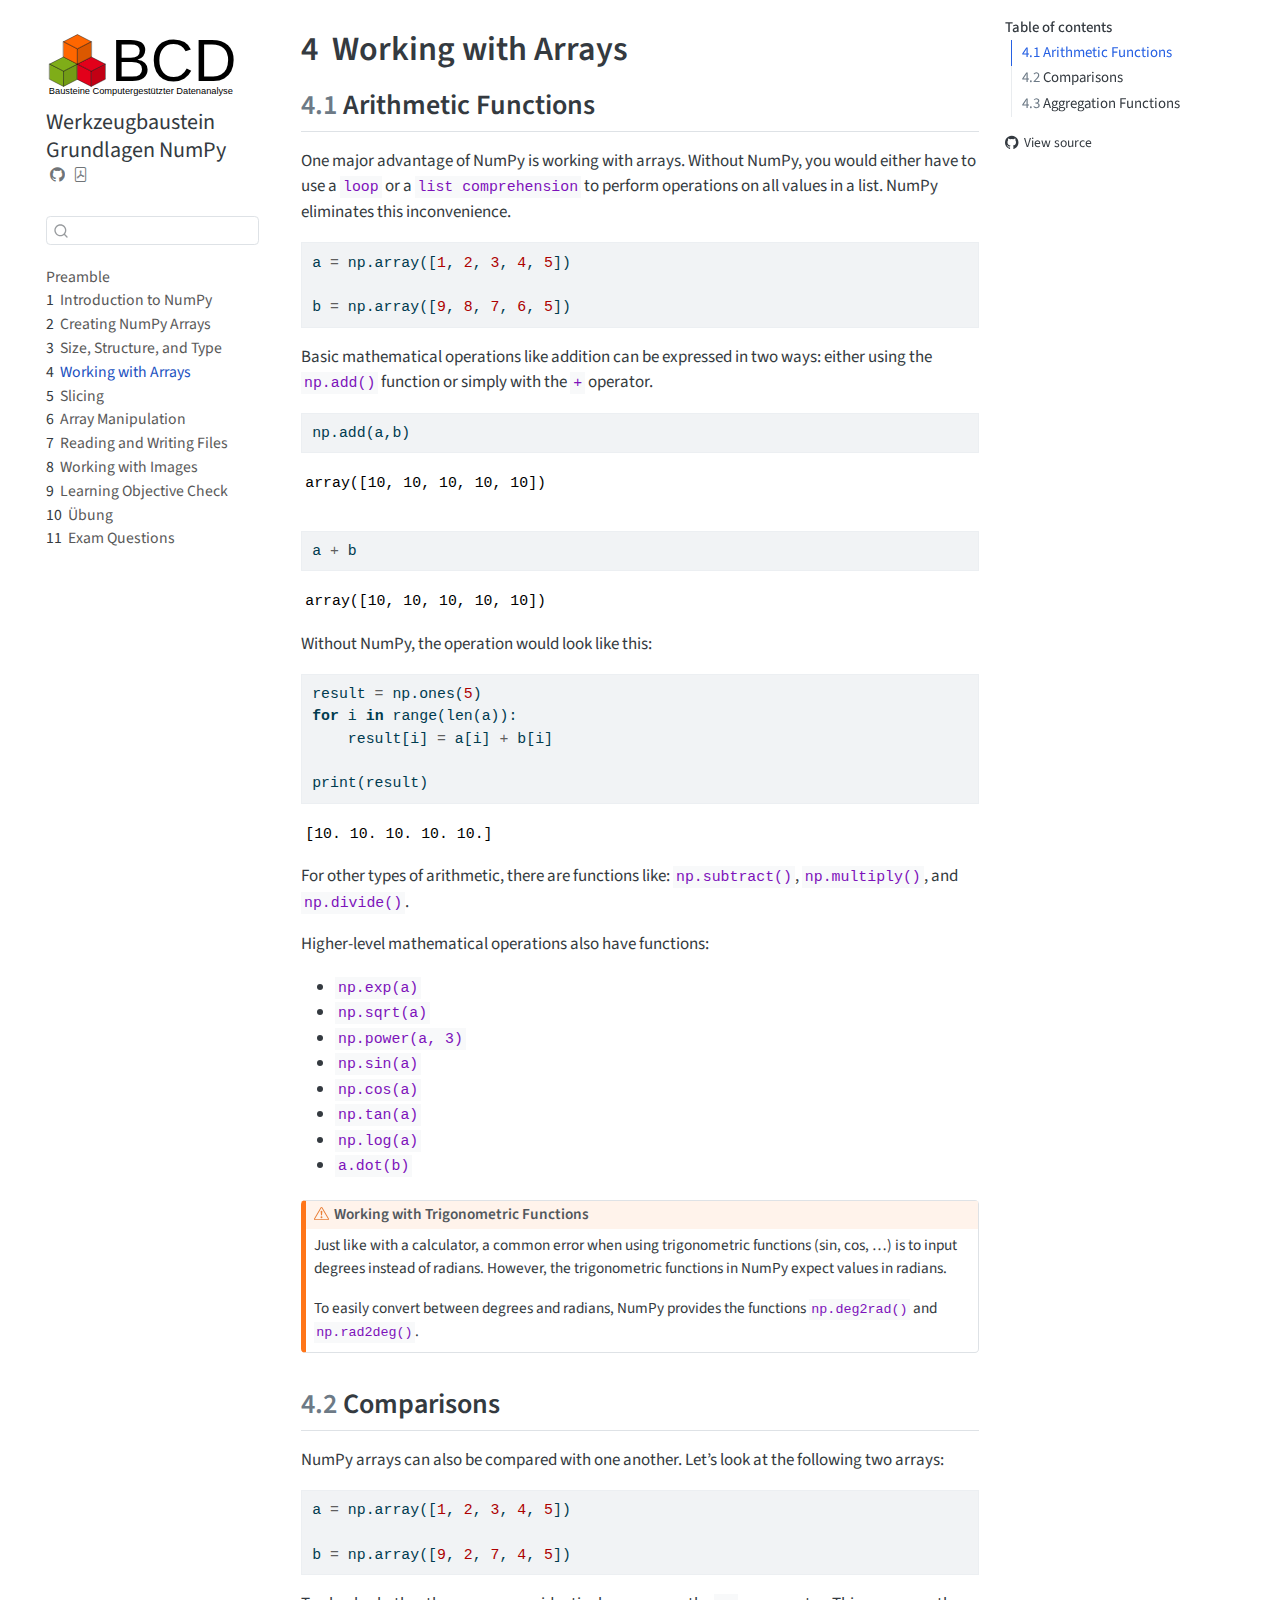
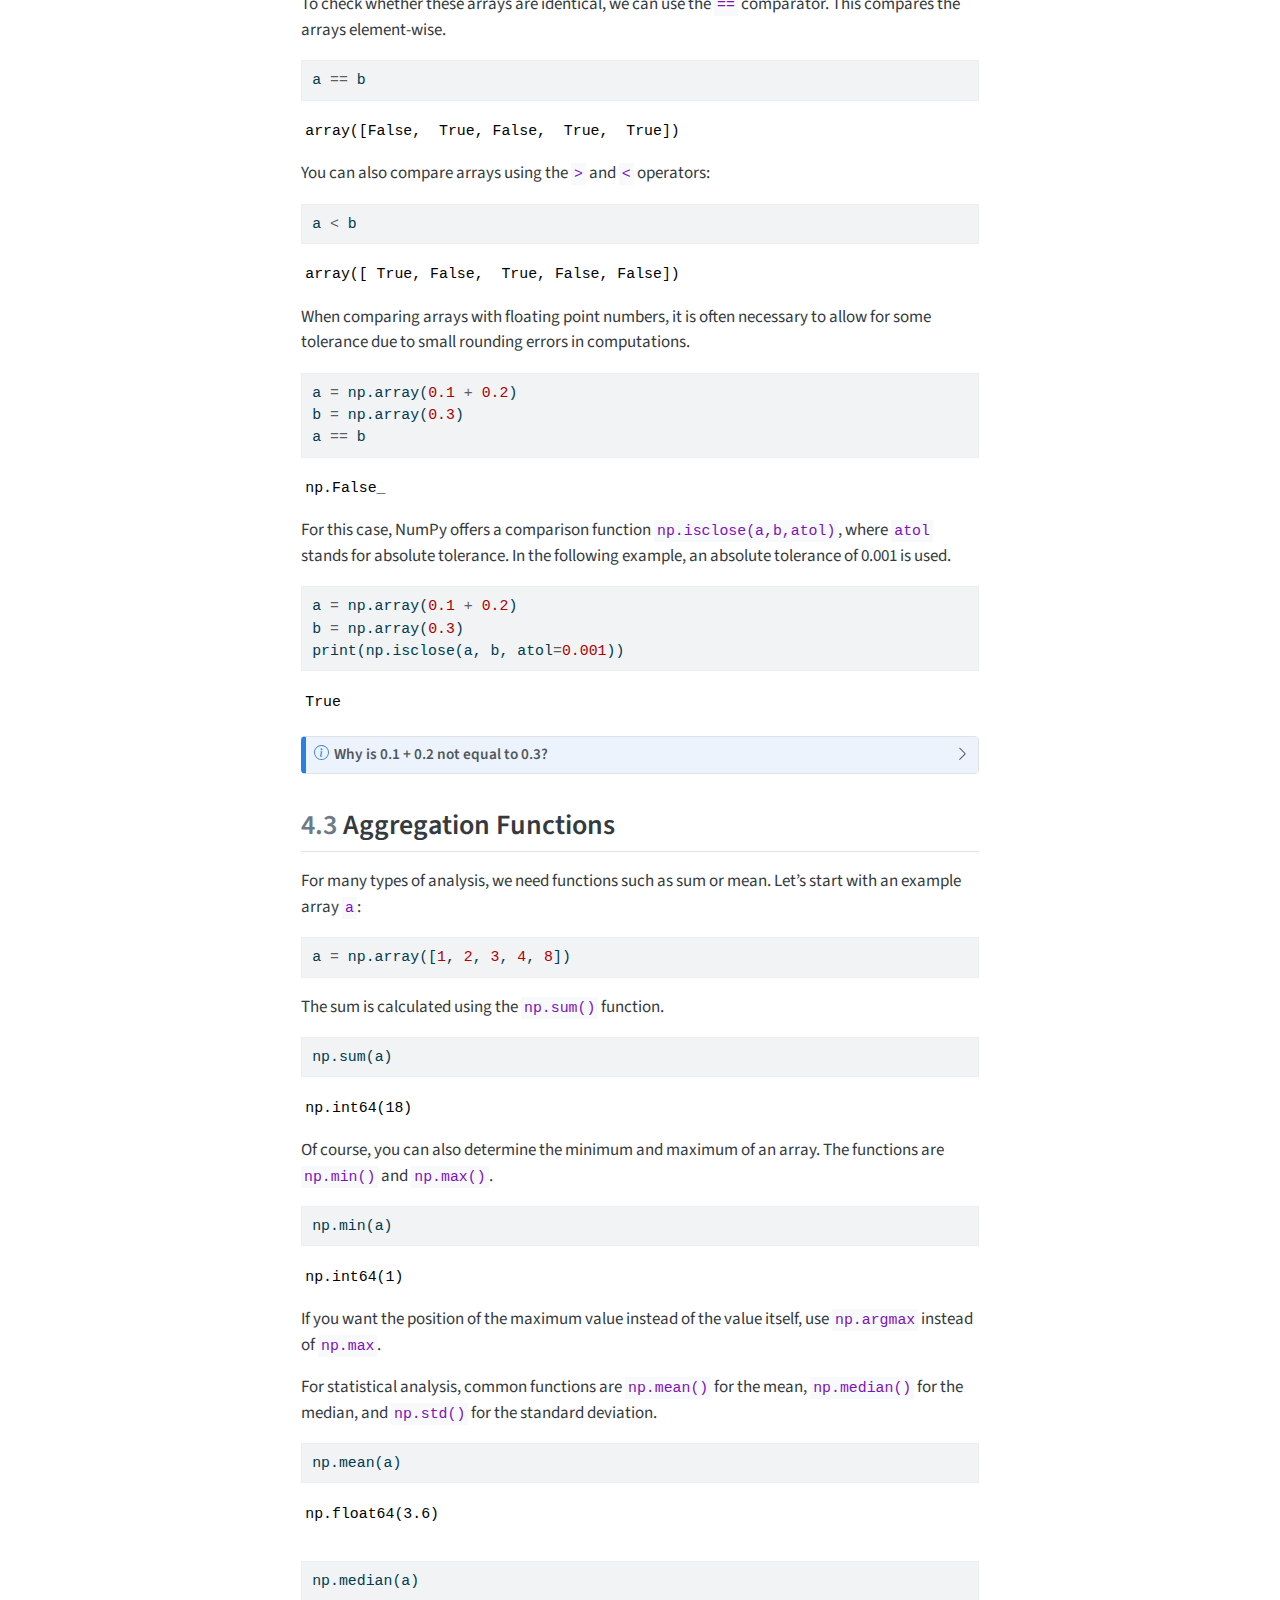
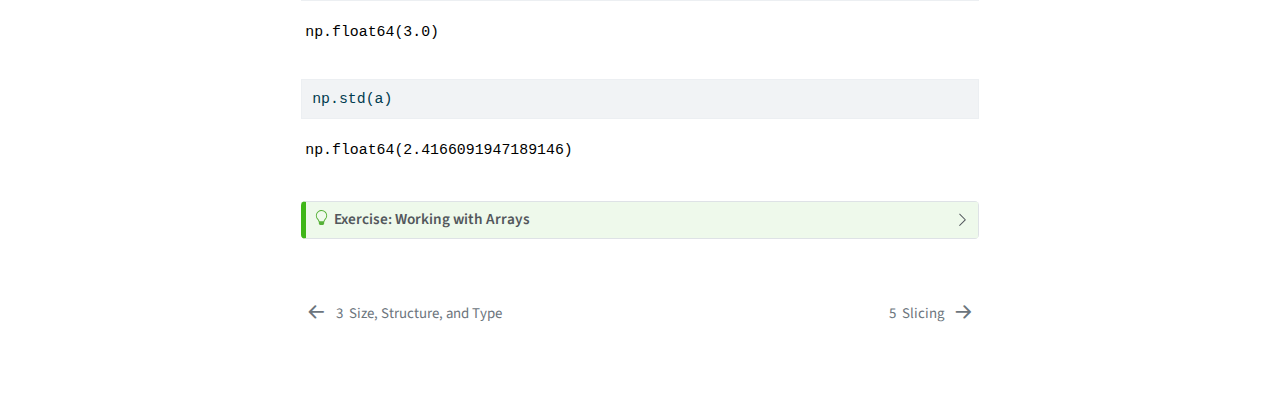
<file: output/book/skript/array_calculation_en.html>
<!DOCTYPE html>
<html xmlns="http://www.w3.org/1999/xhtml" lang="en" xml:lang="en"><head>

<meta charset="utf-8">
<meta name="generator" content="quarto-1.6.42">

<meta name="viewport" content="width=device-width, initial-scale=1.0, user-scalable=yes">


<title>4&nbsp; Working with Arrays – w-python-numpy-grundlagen</title>
<style>
code{white-space: pre-wrap;}
span.smallcaps{font-variant: small-caps;}
div.columns{display: flex; gap: min(4vw, 1.5em);}
div.column{flex: auto; overflow-x: auto;}
div.hanging-indent{margin-left: 1.5em; text-indent: -1.5em;}
ul.task-list{list-style: none;}
ul.task-list li input[type="checkbox"] {
  width: 0.8em;
  margin: 0 0.8em 0.2em -1em; /* quarto-specific, see https://github.com/quarto-dev/quarto-cli/issues/4556 */ 
  vertical-align: middle;
}
/* CSS for syntax highlighting */
pre > code.sourceCode { white-space: pre; position: relative; }
pre > code.sourceCode > span { line-height: 1.25; }
pre > code.sourceCode > span:empty { height: 1.2em; }
.sourceCode { overflow: visible; }
code.sourceCode > span { color: inherit; text-decoration: inherit; }
div.sourceCode { margin: 1em 0; }
pre.sourceCode { margin: 0; }
@media screen {
div.sourceCode { overflow: auto; }
}
@media print {
pre > code.sourceCode { white-space: pre-wrap; }
pre > code.sourceCode > span { display: inline-block; text-indent: -5em; padding-left: 5em; }
}
pre.numberSource code
  { counter-reset: source-line 0; }
pre.numberSource code > span
  { position: relative; left: -4em; counter-increment: source-line; }
pre.numberSource code > span > a:first-child::before
  { content: counter(source-line);
    position: relative; left: -1em; text-align: right; vertical-align: baseline;
    border: none; display: inline-block;
    -webkit-touch-callout: none; -webkit-user-select: none;
    -khtml-user-select: none; -moz-user-select: none;
    -ms-user-select: none; user-select: none;
    padding: 0 4px; width: 4em;
  }
pre.numberSource { margin-left: 3em;  padding-left: 4px; }
div.sourceCode
  {   }
@media screen {
pre > code.sourceCode > span > a:first-child::before { text-decoration: underline; }
}
</style>


<script src="../site_libs/quarto-nav/quarto-nav.js"></script>
<script src="../site_libs/quarto-nav/headroom.min.js"></script>
<script src="../site_libs/clipboard/clipboard.min.js"></script>
<script src="../site_libs/quarto-search/autocomplete.umd.js"></script>
<script src="../site_libs/quarto-search/fuse.min.js"></script>
<script src="../site_libs/quarto-search/quarto-search.js"></script>
<meta name="quarto:offset" content="../">
<link href="../skript/array_slicing_en.html" rel="next">
<link href="../skript/array_info_en.html" rel="prev">
<link href="../skript/00-bilder/favicon_bcd_new.svg" rel="icon" type="image/svg+xml">
<script src="../site_libs/quarto-html/quarto.js"></script>
<script src="../site_libs/quarto-html/popper.min.js"></script>
<script src="../site_libs/quarto-html/tippy.umd.min.js"></script>
<script src="../site_libs/quarto-html/anchor.min.js"></script>
<link href="../site_libs/quarto-html/tippy.css" rel="stylesheet">
<link href="../site_libs/quarto-html/quarto-syntax-highlighting-2f5df379a58b258e96c21c0638c20c03.css" rel="stylesheet" id="quarto-text-highlighting-styles">
<script src="../site_libs/bootstrap/bootstrap.min.js"></script>
<link href="../site_libs/bootstrap/bootstrap-icons.css" rel="stylesheet">
<link href="../site_libs/bootstrap/bootstrap-bb74979c250dab67a5dbeca37092ef62.min.css" rel="stylesheet" append-hash="true" id="quarto-bootstrap" data-mode="light">
<script id="quarto-search-options" type="application/json">{
  "location": "sidebar",
  "copy-button": false,
  "collapse-after": 3,
  "panel-placement": "start",
  "type": "textbox",
  "limit": 50,
  "keyboard-shortcut": [
    "f",
    "/",
    "s"
  ],
  "show-item-context": false,
  "language": {
    "search-no-results-text": "No results",
    "search-matching-documents-text": "matching documents",
    "search-copy-link-title": "Copy link to search",
    "search-hide-matches-text": "Hide additional matches",
    "search-more-match-text": "more match in this document",
    "search-more-matches-text": "more matches in this document",
    "search-clear-button-title": "Clear",
    "search-text-placeholder": "",
    "search-detached-cancel-button-title": "Cancel",
    "search-submit-button-title": "Submit",
    "search-label": "Search"
  }
}</script>


</head>

<body class="nav-sidebar floating">

<div id="quarto-search-results"></div>
  <header id="quarto-header" class="headroom fixed-top">
  <nav class="quarto-secondary-nav">
    <div class="container-fluid d-flex">
      <button type="button" class="quarto-btn-toggle btn" data-bs-toggle="collapse" role="button" data-bs-target=".quarto-sidebar-collapse-item" aria-controls="quarto-sidebar" aria-expanded="false" aria-label="Toggle sidebar navigation" onclick="if (window.quartoToggleHeadroom) { window.quartoToggleHeadroom(); }">
        <i class="bi bi-layout-text-sidebar-reverse"></i>
      </button>
        <nav class="quarto-page-breadcrumbs" aria-label="breadcrumb"><ol class="breadcrumb"><li class="breadcrumb-item"><a href="../skript/array_calculation_en.html"><span class="chapter-number">4</span>&nbsp; <span class="chapter-title">Working with Arrays</span></a></li></ol></nav>
        <a class="flex-grow-1" role="navigation" data-bs-toggle="collapse" data-bs-target=".quarto-sidebar-collapse-item" aria-controls="quarto-sidebar" aria-expanded="false" aria-label="Toggle sidebar navigation" onclick="if (window.quartoToggleHeadroom) { window.quartoToggleHeadroom(); }">      
        </a>
      <button type="button" class="btn quarto-search-button" aria-label="Search" onclick="window.quartoOpenSearch();">
        <i class="bi bi-search"></i>
      </button>
    </div>
  </nav>
</header>
<!-- content -->
<div id="quarto-content" class="quarto-container page-columns page-rows-contents page-layout-article">
<!-- sidebar -->
  <nav id="quarto-sidebar" class="sidebar collapse collapse-horizontal quarto-sidebar-collapse-item sidebar-navigation floating overflow-auto">
    <div class="pt-lg-2 mt-2 text-left sidebar-header sidebar-header-stacked">
      <a href="../index.html" class="sidebar-logo-link">
      <img src="../skript/00-bilder/logo_bcd_new.svg" alt="" class="sidebar-logo py-0 d-lg-inline d-none">
      </a>
    <div class="sidebar-title mb-0 py-0">
      <a href="../">Werkzeugbaustein Grundlagen NumPy</a> 
        <div class="sidebar-tools-main">
    <a href="https://github.com/bausteine-der-datenanalyse/w-python-numpy-grundlagen" title="Source Code" class="quarto-navigation-tool px-1" aria-label="Source Code"><i class="bi bi-github"></i></a>
    <a href="../w-python-numpy-grundlagen.pdf" title="Download PDF" class="quarto-navigation-tool px-1" aria-label="Download PDF"><i class="bi bi-file-pdf"></i></a>
</div>
    </div>
      </div>
        <div class="mt-2 flex-shrink-0 align-items-center">
        <div class="sidebar-search">
        <div id="quarto-search" class="" title="Search"></div>
        </div>
        </div>
    <div class="sidebar-menu-container"> 
    <ul class="list-unstyled mt-1">
        <li class="sidebar-item">
  <div class="sidebar-item-container"> 
  <a href="../index.html" class="sidebar-item-text sidebar-link">
 <span class="menu-text">Preamble</span></a>
  </div>
</li>
        <li class="sidebar-item">
  <div class="sidebar-item-container"> 
  <a href="../skript/introduction_en.html" class="sidebar-item-text sidebar-link">
 <span class="menu-text"><span class="chapter-number">1</span>&nbsp; <span class="chapter-title">Introduction to NumPy</span></span></a>
  </div>
</li>
        <li class="sidebar-item">
  <div class="sidebar-item-container"> 
  <a href="../skript/array_creation_en.html" class="sidebar-item-text sidebar-link">
 <span class="menu-text"><span class="chapter-number">2</span>&nbsp; <span class="chapter-title">Creating NumPy Arrays</span></span></a>
  </div>
</li>
        <li class="sidebar-item">
  <div class="sidebar-item-container"> 
  <a href="../skript/array_info_en.html" class="sidebar-item-text sidebar-link">
 <span class="menu-text"><span class="chapter-number">3</span>&nbsp; <span class="chapter-title">Size, Structure, and Type</span></span></a>
  </div>
</li>
        <li class="sidebar-item">
  <div class="sidebar-item-container"> 
  <a href="../skript/array_calculation_en.html" class="sidebar-item-text sidebar-link active">
 <span class="menu-text"><span class="chapter-number">4</span>&nbsp; <span class="chapter-title">Working with Arrays</span></span></a>
  </div>
</li>
        <li class="sidebar-item">
  <div class="sidebar-item-container"> 
  <a href="../skript/array_slicing_en.html" class="sidebar-item-text sidebar-link">
 <span class="menu-text"><span class="chapter-number">5</span>&nbsp; <span class="chapter-title">Slicing</span></span></a>
  </div>
</li>
        <li class="sidebar-item">
  <div class="sidebar-item-container"> 
  <a href="../skript/array_manipulation_en.html" class="sidebar-item-text sidebar-link">
 <span class="menu-text"><span class="chapter-number">6</span>&nbsp; <span class="chapter-title">Array Manipulation</span></span></a>
  </div>
</li>
        <li class="sidebar-item">
  <div class="sidebar-item-container"> 
  <a href="../skript/array_read_n_write_en.html" class="sidebar-item-text sidebar-link">
 <span class="menu-text"><span class="chapter-number">7</span>&nbsp; <span class="chapter-title">Reading and Writing Files</span></span></a>
  </div>
</li>
        <li class="sidebar-item">
  <div class="sidebar-item-container"> 
  <a href="../skript/array_images_en.html" class="sidebar-item-text sidebar-link">
 <span class="menu-text"><span class="chapter-number">8</span>&nbsp; <span class="chapter-title">Working with Images</span></span></a>
  </div>
</li>
        <li class="sidebar-item">
  <div class="sidebar-item-container"> 
  <a href="../skript/assessment_en.html" class="sidebar-item-text sidebar-link">
 <span class="menu-text"><span class="chapter-number">9</span>&nbsp; <span class="chapter-title">Learning Objective Check</span></span></a>
  </div>
</li>
        <li class="sidebar-item">
  <div class="sidebar-item-container"> 
  <a href="../uebungen/uebung.html" class="sidebar-item-text sidebar-link">
 <span class="menu-text"><span class="chapter-number">10</span>&nbsp; <span class="chapter-title">Übung</span></span></a>
  </div>
</li>
        <li class="sidebar-item">
  <div class="sidebar-item-container"> 
  <a href="../klausurfragen/klausurfragen_en.html" class="sidebar-item-text sidebar-link">
 <span class="menu-text"><span class="chapter-number">11</span>&nbsp; <span class="chapter-title">Exam Questions</span></span></a>
  </div>
</li>
    </ul>
    </div>
</nav>
<div id="quarto-sidebar-glass" class="quarto-sidebar-collapse-item" data-bs-toggle="collapse" data-bs-target=".quarto-sidebar-collapse-item"></div>
<!-- margin-sidebar -->
    <div id="quarto-margin-sidebar" class="sidebar margin-sidebar">
        <nav id="TOC" role="doc-toc" class="toc-active">
    <h2 id="toc-title">Table of contents</h2>
   
  <ul>
  <li><a href="#arithmetic-functions" id="toc-arithmetic-functions" class="nav-link active" data-scroll-target="#arithmetic-functions"><span class="header-section-number">4.1</span> Arithmetic Functions</a></li>
  <li><a href="#comparisons" id="toc-comparisons" class="nav-link" data-scroll-target="#comparisons"><span class="header-section-number">4.2</span> Comparisons</a></li>
  <li><a href="#aggregation-functions" id="toc-aggregation-functions" class="nav-link" data-scroll-target="#aggregation-functions"><span class="header-section-number">4.3</span> Aggregation Functions</a></li>
  </ul>
<div class="toc-actions"><ul><li><a href="https://github.com/bausteine-der-datenanalyse/w-python-numpy-grundlagen/blob/main/skript/array_calculation_en.qmd" class="toc-action"><i class="bi bi-github"></i>View source</a></li></ul></div></nav>
    </div>
<!-- main -->
<main class="content" id="quarto-document-content">

<header id="title-block-header" class="quarto-title-block default">
<div class="quarto-title">
<h1 class="title"><span class="chapter-number">4</span>&nbsp; <span class="chapter-title">Working with Arrays</span></h1>
</div>



<div class="quarto-title-meta">

    
  
    
  </div>
  


</header>


<section id="arithmetic-functions" class="level2" data-number="4.1">
<h2 data-number="4.1" class="anchored" data-anchor-id="arithmetic-functions"><span class="header-section-number">4.1</span> Arithmetic Functions</h2>
<p>One major advantage of NumPy is working with arrays. Without NumPy, you would either have to use a <code>loop</code> or a <code>list comprehension</code> to perform operations on all values in a list. NumPy eliminates this inconvenience.</p>
<div id="703552d7" class="cell" data-execution_count="2">
<div class="sourceCode cell-code" id="cb1"><pre class="sourceCode python code-with-copy"><code class="sourceCode python"><span id="cb1-1"><a href="#cb1-1" aria-hidden="true" tabindex="-1"></a>a <span class="op">=</span> np.array([<span class="dv">1</span>, <span class="dv">2</span>, <span class="dv">3</span>, <span class="dv">4</span>, <span class="dv">5</span>])</span>
<span id="cb1-2"><a href="#cb1-2" aria-hidden="true" tabindex="-1"></a></span>
<span id="cb1-3"><a href="#cb1-3" aria-hidden="true" tabindex="-1"></a>b <span class="op">=</span> np.array([<span class="dv">9</span>, <span class="dv">8</span>, <span class="dv">7</span>, <span class="dv">6</span>, <span class="dv">5</span>])</span></code><button title="Copy to Clipboard" class="code-copy-button"><i class="bi"></i></button></pre></div>
</div>
<p>Basic mathematical operations like addition can be expressed in two ways: either using the <code>np.add()</code> function or simply with the <code>+</code> operator.</p>
<div id="fc9991f0" class="cell" data-execution_count="3">
<div class="sourceCode cell-code" id="cb2"><pre class="sourceCode python code-with-copy"><code class="sourceCode python"><span id="cb2-1"><a href="#cb2-1" aria-hidden="true" tabindex="-1"></a>np.add(a,b)</span></code><button title="Copy to Clipboard" class="code-copy-button"><i class="bi"></i></button></pre></div>
<div class="cell-output cell-output-display" data-execution_count="3">
<pre><code>array([10, 10, 10, 10, 10])</code></pre>
</div>
</div>
<div id="76a8e6ce" class="cell" data-execution_count="4">
<div class="sourceCode cell-code" id="cb4"><pre class="sourceCode python code-with-copy"><code class="sourceCode python"><span id="cb4-1"><a href="#cb4-1" aria-hidden="true" tabindex="-1"></a>a <span class="op">+</span> b</span></code><button title="Copy to Clipboard" class="code-copy-button"><i class="bi"></i></button></pre></div>
<div class="cell-output cell-output-display" data-execution_count="4">
<pre><code>array([10, 10, 10, 10, 10])</code></pre>
</div>
</div>
<p>Without NumPy, the operation would look like this:</p>
<div id="94e30d35" class="cell" data-execution_count="5">
<div class="sourceCode cell-code" id="cb6"><pre class="sourceCode python code-with-copy"><code class="sourceCode python"><span id="cb6-1"><a href="#cb6-1" aria-hidden="true" tabindex="-1"></a>result <span class="op">=</span> np.ones(<span class="dv">5</span>)</span>
<span id="cb6-2"><a href="#cb6-2" aria-hidden="true" tabindex="-1"></a><span class="cf">for</span> i <span class="kw">in</span> <span class="bu">range</span>(<span class="bu">len</span>(a)):</span>
<span id="cb6-3"><a href="#cb6-3" aria-hidden="true" tabindex="-1"></a>    result[i] <span class="op">=</span> a[i] <span class="op">+</span> b[i]</span>
<span id="cb6-4"><a href="#cb6-4" aria-hidden="true" tabindex="-1"></a></span>
<span id="cb6-5"><a href="#cb6-5" aria-hidden="true" tabindex="-1"></a><span class="bu">print</span>(result)</span></code><button title="Copy to Clipboard" class="code-copy-button"><i class="bi"></i></button></pre></div>
<div class="cell-output cell-output-stdout">
<pre><code>[10. 10. 10. 10. 10.]</code></pre>
</div>
</div>
<p>For other types of arithmetic, there are functions like: <code>np.subtract()</code>, <code>np.multiply()</code>, and <code>np.divide()</code>.</p>
<p>Higher-level mathematical operations also have functions:</p>
<ul>
<li><code>np.exp(a)</code></li>
<li><code>np.sqrt(a)</code></li>
<li><code>np.power(a, 3)</code></li>
<li><code>np.sin(a)</code></li>
<li><code>np.cos(a)</code></li>
<li><code>np.tan(a)</code></li>
<li><code>np.log(a)</code></li>
<li><code>a.dot(b)</code></li>
</ul>
<div class="callout callout-style-default callout-warning callout-titled">
<div class="callout-header d-flex align-content-center">
<div class="callout-icon-container">
<i class="callout-icon"></i>
</div>
<div class="callout-title-container flex-fill">
Working with Trigonometric Functions
</div>
</div>
<div class="callout-body-container callout-body">
<p>Just like with a calculator, a common error when using trigonometric functions (sin, cos, …) is to input degrees instead of radians. However, the trigonometric functions in NumPy expect values in radians.</p>
<p>To easily convert between degrees and radians, NumPy provides the functions <code>np.deg2rad()</code> and <code>np.rad2deg()</code>.</p>
</div>
</div>
</section>
<section id="comparisons" class="level2" data-number="4.2">
<h2 data-number="4.2" class="anchored" data-anchor-id="comparisons"><span class="header-section-number">4.2</span> Comparisons</h2>
<p>NumPy arrays can also be compared with one another. Let’s look at the following two arrays:</p>
<div id="2fcf2c51" class="cell" data-execution_count="6">
<div class="sourceCode cell-code" id="cb8"><pre class="sourceCode python code-with-copy"><code class="sourceCode python"><span id="cb8-1"><a href="#cb8-1" aria-hidden="true" tabindex="-1"></a>a <span class="op">=</span> np.array([<span class="dv">1</span>, <span class="dv">2</span>, <span class="dv">3</span>, <span class="dv">4</span>, <span class="dv">5</span>])</span>
<span id="cb8-2"><a href="#cb8-2" aria-hidden="true" tabindex="-1"></a></span>
<span id="cb8-3"><a href="#cb8-3" aria-hidden="true" tabindex="-1"></a>b <span class="op">=</span> np.array([<span class="dv">9</span>, <span class="dv">2</span>, <span class="dv">7</span>, <span class="dv">4</span>, <span class="dv">5</span>])</span></code><button title="Copy to Clipboard" class="code-copy-button"><i class="bi"></i></button></pre></div>
</div>
<p>To check whether these arrays are identical, we can use the <code>==</code> comparator. This compares the arrays element-wise.</p>
<div id="a48f698f" class="cell" data-execution_count="7">
<div class="sourceCode cell-code" id="cb9"><pre class="sourceCode python code-with-copy"><code class="sourceCode python"><span id="cb9-1"><a href="#cb9-1" aria-hidden="true" tabindex="-1"></a>a <span class="op">==</span> b</span></code><button title="Copy to Clipboard" class="code-copy-button"><i class="bi"></i></button></pre></div>
<div class="cell-output cell-output-display" data-execution_count="7">
<pre><code>array([False,  True, False,  True,  True])</code></pre>
</div>
</div>
<p>You can also compare arrays using the <code>&gt;</code> and <code>&lt;</code> operators:</p>
<div id="e48130ce" class="cell" data-execution_count="8">
<div class="sourceCode cell-code" id="cb11"><pre class="sourceCode python code-with-copy"><code class="sourceCode python"><span id="cb11-1"><a href="#cb11-1" aria-hidden="true" tabindex="-1"></a>a <span class="op">&lt;</span> b</span></code><button title="Copy to Clipboard" class="code-copy-button"><i class="bi"></i></button></pre></div>
<div class="cell-output cell-output-display" data-execution_count="8">
<pre><code>array([ True, False,  True, False, False])</code></pre>
</div>
</div>
<p>When comparing arrays with floating point numbers, it is often necessary to allow for some tolerance due to small rounding errors in computations.</p>
<div id="95efe065" class="cell" data-execution_count="9">
<div class="sourceCode cell-code" id="cb13"><pre class="sourceCode python code-with-copy"><code class="sourceCode python"><span id="cb13-1"><a href="#cb13-1" aria-hidden="true" tabindex="-1"></a>a <span class="op">=</span> np.array(<span class="fl">0.1</span> <span class="op">+</span> <span class="fl">0.2</span>)</span>
<span id="cb13-2"><a href="#cb13-2" aria-hidden="true" tabindex="-1"></a>b <span class="op">=</span> np.array(<span class="fl">0.3</span>)</span>
<span id="cb13-3"><a href="#cb13-3" aria-hidden="true" tabindex="-1"></a>a <span class="op">==</span> b</span></code><button title="Copy to Clipboard" class="code-copy-button"><i class="bi"></i></button></pre></div>
<div class="cell-output cell-output-display" data-execution_count="9">
<pre><code>np.False_</code></pre>
</div>
</div>
<p>For this case, NumPy offers a comparison function <code>np.isclose(a,b,atol)</code>, where <code>atol</code> stands for absolute tolerance. In the following example, an absolute tolerance of 0.001 is used.</p>
<div id="341457dd" class="cell" data-execution_count="10">
<div class="sourceCode cell-code" id="cb15"><pre class="sourceCode python code-with-copy"><code class="sourceCode python"><span id="cb15-1"><a href="#cb15-1" aria-hidden="true" tabindex="-1"></a>a <span class="op">=</span> np.array(<span class="fl">0.1</span> <span class="op">+</span> <span class="fl">0.2</span>)</span>
<span id="cb15-2"><a href="#cb15-2" aria-hidden="true" tabindex="-1"></a>b <span class="op">=</span> np.array(<span class="fl">0.3</span>)</span>
<span id="cb15-3"><a href="#cb15-3" aria-hidden="true" tabindex="-1"></a><span class="bu">print</span>(np.isclose(a, b, atol<span class="op">=</span><span class="fl">0.001</span>))</span></code><button title="Copy to Clipboard" class="code-copy-button"><i class="bi"></i></button></pre></div>
<div class="cell-output cell-output-stdout">
<pre><code>True</code></pre>
</div>
</div>
<div class="callout callout-style-default callout-note callout-titled">
<div class="callout-header d-flex align-content-center" data-bs-toggle="collapse" data-bs-target=".callout-2-contents" aria-controls="callout-2" aria-expanded="false" aria-label="Toggle callout">
<div class="callout-icon-container">
<i class="callout-icon"></i>
</div>
<div class="callout-title-container flex-fill">
Why is 0.1 + 0.2 not equal to 0.3?
</div>
<div class="callout-btn-toggle d-inline-block border-0 py-1 ps-1 pe-0 float-end"><i class="callout-toggle"></i></div>
</div>
<div id="callout-2" class="callout-2-contents callout-collapse collapse">
<div class="callout-body-container callout-body">
<p>Numbers are internally represented in binary. Just like 1/3 cannot be represented precisely with a finite number of decimal digits, some numbers must be rounded in binary representation.</p>
<div id="d39505ba" class="cell" data-execution_count="11">
<div class="sourceCode cell-code" id="cb17"><pre class="sourceCode python code-with-copy"><code class="sourceCode python"><span id="cb17-1"><a href="#cb17-1" aria-hidden="true" tabindex="-1"></a>a <span class="op">=</span> <span class="fl">0.1</span></span>
<span id="cb17-2"><a href="#cb17-2" aria-hidden="true" tabindex="-1"></a>b <span class="op">=</span> <span class="fl">0.2</span></span>
<span id="cb17-3"><a href="#cb17-3" aria-hidden="true" tabindex="-1"></a><span class="bu">print</span>(a <span class="op">+</span> b)</span></code><button title="Copy to Clipboard" class="code-copy-button"><i class="bi"></i></button></pre></div>
<div class="cell-output cell-output-stdout">
<pre><code>0.30000000000000004</code></pre>
</div>
</div>
</div>
</div>
</div>
</section>
<section id="aggregation-functions" class="level2" data-number="4.3">
<h2 data-number="4.3" class="anchored" data-anchor-id="aggregation-functions"><span class="header-section-number">4.3</span> Aggregation Functions</h2>
<p>For many types of analysis, we need functions such as sum or mean. Let’s start with an example array <code>a</code>:</p>
<div id="0f05cf5c" class="cell" data-execution_count="12">
<div class="sourceCode cell-code" id="cb19"><pre class="sourceCode python code-with-copy"><code class="sourceCode python"><span id="cb19-1"><a href="#cb19-1" aria-hidden="true" tabindex="-1"></a>a <span class="op">=</span> np.array([<span class="dv">1</span>, <span class="dv">2</span>, <span class="dv">3</span>, <span class="dv">4</span>, <span class="dv">8</span>])</span></code><button title="Copy to Clipboard" class="code-copy-button"><i class="bi"></i></button></pre></div>
</div>
<p>The sum is calculated using the <code>np.sum()</code> function.</p>
<div id="ddb21925" class="cell" data-execution_count="13">
<div class="sourceCode cell-code" id="cb20"><pre class="sourceCode python code-with-copy"><code class="sourceCode python"><span id="cb20-1"><a href="#cb20-1" aria-hidden="true" tabindex="-1"></a>np.<span class="bu">sum</span>(a)</span></code><button title="Copy to Clipboard" class="code-copy-button"><i class="bi"></i></button></pre></div>
<div class="cell-output cell-output-display" data-execution_count="13">
<pre><code>np.int64(18)</code></pre>
</div>
</div>
<p>Of course, you can also determine the minimum and maximum of an array. The functions are <code>np.min()</code> and <code>np.max()</code>.</p>
<div id="734c2d34" class="cell" data-execution_count="14">
<div class="sourceCode cell-code" id="cb22"><pre class="sourceCode python code-with-copy"><code class="sourceCode python"><span id="cb22-1"><a href="#cb22-1" aria-hidden="true" tabindex="-1"></a>np.<span class="bu">min</span>(a)</span></code><button title="Copy to Clipboard" class="code-copy-button"><i class="bi"></i></button></pre></div>
<div class="cell-output cell-output-display" data-execution_count="14">
<pre><code>np.int64(1)</code></pre>
</div>
</div>
<p>If you want the position of the maximum value instead of the value itself, use <code>np.argmax</code> instead of <code>np.max</code>.</p>
<p>For statistical analysis, common functions are <code>np.mean()</code> for the mean, <code>np.median()</code> for the median, and <code>np.std()</code> for the standard deviation.</p>
<div id="3a70beca" class="cell" data-execution_count="15">
<div class="sourceCode cell-code" id="cb24"><pre class="sourceCode python code-with-copy"><code class="sourceCode python"><span id="cb24-1"><a href="#cb24-1" aria-hidden="true" tabindex="-1"></a>np.mean(a)</span></code><button title="Copy to Clipboard" class="code-copy-button"><i class="bi"></i></button></pre></div>
<div class="cell-output cell-output-display" data-execution_count="15">
<pre><code>np.float64(3.6)</code></pre>
</div>
</div>
<div id="5c7a6f84" class="cell" data-execution_count="16">
<div class="sourceCode cell-code" id="cb26"><pre class="sourceCode python code-with-copy"><code class="sourceCode python"><span id="cb26-1"><a href="#cb26-1" aria-hidden="true" tabindex="-1"></a>np.median(a)</span></code><button title="Copy to Clipboard" class="code-copy-button"><i class="bi"></i></button></pre></div>
<div class="cell-output cell-output-display" data-execution_count="16">
<pre><code>np.float64(3.0)</code></pre>
</div>
</div>
<div id="9003281b" class="cell" data-execution_count="17">
<div class="sourceCode cell-code" id="cb28"><pre class="sourceCode python code-with-copy"><code class="sourceCode python"><span id="cb28-1"><a href="#cb28-1" aria-hidden="true" tabindex="-1"></a>np.std(a)</span></code><button title="Copy to Clipboard" class="code-copy-button"><i class="bi"></i></button></pre></div>
<div class="cell-output cell-output-display" data-execution_count="17">
<pre><code>np.float64(2.4166091947189146)</code></pre>
</div>
</div>
<div class="callout callout-style-default callout-tip callout-titled">
<div class="callout-header d-flex align-content-center" data-bs-toggle="collapse" data-bs-target=".callout-4-contents" aria-controls="callout-4" aria-expanded="false" aria-label="Toggle callout">
<div class="callout-icon-container">
<i class="callout-icon"></i>
</div>
<div class="callout-title-container flex-fill">
Exercise: Working with Arrays
</div>
<div class="callout-btn-toggle d-inline-block border-0 py-1 ps-1 pe-0 float-end"><i class="callout-toggle"></i></div>
</div>
<div id="callout-4" class="callout-4-contents callout-collapse collapse">
<div class="callout-body-container callout-body">
<p>Given two one-dimensional arrays <code>a</code> and <code>b</code>:</p>
<p>a = np.array([10, 20, 30, 40, 50, 60, 70, 80, 90, 100]) and<br>
b = np.array([5, 15, 25, 35, 45, 55, 65, 75, 85, 95])</p>
<ol type="1">
<li>Create a new array that contains the sine values of the added arrays <code>a</code> and <code>b</code>.</li>
<li>Calculate the sum, mean, and standard deviation of the elements in <code>a</code>.</li>
<li>Find the largest and smallest values in both <code>a</code> and <code>b</code>.</li>
</ol>
<div class="callout callout-style-default callout-caution no-icon callout-titled">
<div class="callout-header d-flex align-content-center" data-bs-toggle="collapse" data-bs-target=".callout-3-contents" aria-controls="callout-3" aria-expanded="false" aria-label="Toggle callout">
<div class="callout-icon-container">
<i class="callout-icon no-icon"></i>
</div>
<div class="callout-title-container flex-fill">
Solution
</div>
<div class="callout-btn-toggle d-inline-block border-0 py-1 ps-1 pe-0 float-end"><i class="callout-toggle"></i></div>
</div>
<div id="callout-3" class="callout-3-contents callout-collapse collapse">
<div class="callout-body-container callout-body">
<div id="ef605fef" class="cell" data-execution_count="18">
<div class="sourceCode cell-code" id="cb30"><pre class="sourceCode python code-with-copy"><code class="sourceCode python"><span id="cb30-1"><a href="#cb30-1" aria-hidden="true" tabindex="-1"></a>a <span class="op">=</span> np.array([<span class="dv">10</span>, <span class="dv">20</span>, <span class="dv">30</span>, <span class="dv">40</span>, <span class="dv">50</span>, <span class="dv">60</span>, <span class="dv">70</span>, <span class="dv">80</span>, <span class="dv">90</span>, <span class="dv">100</span>])</span>
<span id="cb30-2"><a href="#cb30-2" aria-hidden="true" tabindex="-1"></a>b <span class="op">=</span> np.array([<span class="dv">5</span>, <span class="dv">15</span>, <span class="dv">25</span>, <span class="dv">35</span>, <span class="dv">45</span>, <span class="dv">55</span>, <span class="dv">65</span>, <span class="dv">75</span>, <span class="dv">85</span>, <span class="dv">95</span>])</span>
<span id="cb30-3"><a href="#cb30-3" aria-hidden="true" tabindex="-1"></a></span>
<span id="cb30-4"><a href="#cb30-4" aria-hidden="true" tabindex="-1"></a><span class="co"># 1.</span></span>
<span id="cb30-5"><a href="#cb30-5" aria-hidden="true" tabindex="-1"></a>sin_ab <span class="op">=</span> np.sin(a <span class="op">+</span> b)</span>
<span id="cb30-6"><a href="#cb30-6" aria-hidden="true" tabindex="-1"></a></span>
<span id="cb30-7"><a href="#cb30-7" aria-hidden="true" tabindex="-1"></a><span class="co"># 2.</span></span>
<span id="cb30-8"><a href="#cb30-8" aria-hidden="true" tabindex="-1"></a>sum_a <span class="op">=</span> np.<span class="bu">sum</span>(a)</span>
<span id="cb30-9"><a href="#cb30-9" aria-hidden="true" tabindex="-1"></a>mean_a <span class="op">=</span> np.mean(a)</span>
<span id="cb30-10"><a href="#cb30-10" aria-hidden="true" tabindex="-1"></a>std_a <span class="op">=</span> np.std(a)</span>
<span id="cb30-11"><a href="#cb30-11" aria-hidden="true" tabindex="-1"></a></span>
<span id="cb30-12"><a href="#cb30-12" aria-hidden="true" tabindex="-1"></a><span class="co"># 3.</span></span>
<span id="cb30-13"><a href="#cb30-13" aria-hidden="true" tabindex="-1"></a>max_a <span class="op">=</span> np.<span class="bu">max</span>(a)</span>
<span id="cb30-14"><a href="#cb30-14" aria-hidden="true" tabindex="-1"></a>min_a <span class="op">=</span> np.<span class="bu">min</span>(a)</span>
<span id="cb30-15"><a href="#cb30-15" aria-hidden="true" tabindex="-1"></a>max_b <span class="op">=</span> np.<span class="bu">max</span>(b)</span>
<span id="cb30-16"><a href="#cb30-16" aria-hidden="true" tabindex="-1"></a>min_b <span class="op">=</span> np.<span class="bu">min</span>(b)</span></code><button title="Copy to Clipboard" class="code-copy-button"><i class="bi"></i></button></pre></div>
</div>
</div>
</div>
</div>
</div>
</div>
</div>


</section>

</main> <!-- /main -->
<script id="quarto-html-after-body" type="application/javascript">
window.document.addEventListener("DOMContentLoaded", function (event) {
  const toggleBodyColorMode = (bsSheetEl) => {
    const mode = bsSheetEl.getAttribute("data-mode");
    const bodyEl = window.document.querySelector("body");
    if (mode === "dark") {
      bodyEl.classList.add("quarto-dark");
      bodyEl.classList.remove("quarto-light");
    } else {
      bodyEl.classList.add("quarto-light");
      bodyEl.classList.remove("quarto-dark");
    }
  }
  const toggleBodyColorPrimary = () => {
    const bsSheetEl = window.document.querySelector("link#quarto-bootstrap");
    if (bsSheetEl) {
      toggleBodyColorMode(bsSheetEl);
    }
  }
  toggleBodyColorPrimary();  
  const icon = "";
  const anchorJS = new window.AnchorJS();
  anchorJS.options = {
    placement: 'right',
    icon: icon
  };
  anchorJS.add('.anchored');
  const isCodeAnnotation = (el) => {
    for (const clz of el.classList) {
      if (clz.startsWith('code-annotation-')) {                     
        return true;
      }
    }
    return false;
  }
  const onCopySuccess = function(e) {
    // button target
    const button = e.trigger;
    // don't keep focus
    button.blur();
    // flash "checked"
    button.classList.add('code-copy-button-checked');
    var currentTitle = button.getAttribute("title");
    button.setAttribute("title", "Copied!");
    let tooltip;
    if (window.bootstrap) {
      button.setAttribute("data-bs-toggle", "tooltip");
      button.setAttribute("data-bs-placement", "left");
      button.setAttribute("data-bs-title", "Copied!");
      tooltip = new bootstrap.Tooltip(button, 
        { trigger: "manual", 
          customClass: "code-copy-button-tooltip",
          offset: [0, -8]});
      tooltip.show();    
    }
    setTimeout(function() {
      if (tooltip) {
        tooltip.hide();
        button.removeAttribute("data-bs-title");
        button.removeAttribute("data-bs-toggle");
        button.removeAttribute("data-bs-placement");
      }
      button.setAttribute("title", currentTitle);
      button.classList.remove('code-copy-button-checked');
    }, 1000);
    // clear code selection
    e.clearSelection();
  }
  const getTextToCopy = function(trigger) {
      const codeEl = trigger.previousElementSibling.cloneNode(true);
      for (const childEl of codeEl.children) {
        if (isCodeAnnotation(childEl)) {
          childEl.remove();
        }
      }
      return codeEl.innerText;
  }
  const clipboard = new window.ClipboardJS('.code-copy-button:not([data-in-quarto-modal])', {
    text: getTextToCopy
  });
  clipboard.on('success', onCopySuccess);
  if (window.document.getElementById('quarto-embedded-source-code-modal')) {
    const clipboardModal = new window.ClipboardJS('.code-copy-button[data-in-quarto-modal]', {
      text: getTextToCopy,
      container: window.document.getElementById('quarto-embedded-source-code-modal')
    });
    clipboardModal.on('success', onCopySuccess);
  }
    var localhostRegex = new RegExp(/^(?:http|https):\/\/localhost\:?[0-9]*\//);
    var mailtoRegex = new RegExp(/^mailto:/);
      var filterRegex = new RegExp('/' + window.location.host + '/');
    var isInternal = (href) => {
        return filterRegex.test(href) || localhostRegex.test(href) || mailtoRegex.test(href);
    }
    // Inspect non-navigation links and adorn them if external
 	var links = window.document.querySelectorAll('a[href]:not(.nav-link):not(.navbar-brand):not(.toc-action):not(.sidebar-link):not(.sidebar-item-toggle):not(.pagination-link):not(.no-external):not([aria-hidden]):not(.dropdown-item):not(.quarto-navigation-tool):not(.about-link)');
    for (var i=0; i<links.length; i++) {
      const link = links[i];
      if (!isInternal(link.href)) {
        // undo the damage that might have been done by quarto-nav.js in the case of
        // links that we want to consider external
        if (link.dataset.originalHref !== undefined) {
          link.href = link.dataset.originalHref;
        }
      }
    }
  function tippyHover(el, contentFn, onTriggerFn, onUntriggerFn) {
    const config = {
      allowHTML: true,
      maxWidth: 500,
      delay: 100,
      arrow: false,
      appendTo: function(el) {
          return el.parentElement;
      },
      interactive: true,
      interactiveBorder: 10,
      theme: 'quarto',
      placement: 'bottom-start',
    };
    if (contentFn) {
      config.content = contentFn;
    }
    if (onTriggerFn) {
      config.onTrigger = onTriggerFn;
    }
    if (onUntriggerFn) {
      config.onUntrigger = onUntriggerFn;
    }
    window.tippy(el, config); 
  }
  const noterefs = window.document.querySelectorAll('a[role="doc-noteref"]');
  for (var i=0; i<noterefs.length; i++) {
    const ref = noterefs[i];
    tippyHover(ref, function() {
      // use id or data attribute instead here
      let href = ref.getAttribute('data-footnote-href') || ref.getAttribute('href');
      try { href = new URL(href).hash; } catch {}
      const id = href.replace(/^#\/?/, "");
      const note = window.document.getElementById(id);
      if (note) {
        return note.innerHTML;
      } else {
        return "";
      }
    });
  }
  const xrefs = window.document.querySelectorAll('a.quarto-xref');
  const processXRef = (id, note) => {
    // Strip column container classes
    const stripColumnClz = (el) => {
      el.classList.remove("page-full", "page-columns");
      if (el.children) {
        for (const child of el.children) {
          stripColumnClz(child);
        }
      }
    }
    stripColumnClz(note)
    if (id === null || id.startsWith('sec-')) {
      // Special case sections, only their first couple elements
      const container = document.createElement("div");
      if (note.children && note.children.length > 2) {
        container.appendChild(note.children[0].cloneNode(true));
        for (let i = 1; i < note.children.length; i++) {
          const child = note.children[i];
          if (child.tagName === "P" && child.innerText === "") {
            continue;
          } else {
            container.appendChild(child.cloneNode(true));
            break;
          }
        }
        if (window.Quarto?.typesetMath) {
          window.Quarto.typesetMath(container);
        }
        return container.innerHTML
      } else {
        if (window.Quarto?.typesetMath) {
          window.Quarto.typesetMath(note);
        }
        return note.innerHTML;
      }
    } else {
      // Remove any anchor links if they are present
      const anchorLink = note.querySelector('a.anchorjs-link');
      if (anchorLink) {
        anchorLink.remove();
      }
      if (window.Quarto?.typesetMath) {
        window.Quarto.typesetMath(note);
      }
      if (note.classList.contains("callout")) {
        return note.outerHTML;
      } else {
        return note.innerHTML;
      }
    }
  }
  for (var i=0; i<xrefs.length; i++) {
    const xref = xrefs[i];
    tippyHover(xref, undefined, function(instance) {
      instance.disable();
      let url = xref.getAttribute('href');
      let hash = undefined; 
      if (url.startsWith('#')) {
        hash = url;
      } else {
        try { hash = new URL(url).hash; } catch {}
      }
      if (hash) {
        const id = hash.replace(/^#\/?/, "");
        const note = window.document.getElementById(id);
        if (note !== null) {
          try {
            const html = processXRef(id, note.cloneNode(true));
            instance.setContent(html);
          } finally {
            instance.enable();
            instance.show();
          }
        } else {
          // See if we can fetch this
          fetch(url.split('#')[0])
          .then(res => res.text())
          .then(html => {
            const parser = new DOMParser();
            const htmlDoc = parser.parseFromString(html, "text/html");
            const note = htmlDoc.getElementById(id);
            if (note !== null) {
              const html = processXRef(id, note);
              instance.setContent(html);
            } 
          }).finally(() => {
            instance.enable();
            instance.show();
          });
        }
      } else {
        // See if we can fetch a full url (with no hash to target)
        // This is a special case and we should probably do some content thinning / targeting
        fetch(url)
        .then(res => res.text())
        .then(html => {
          const parser = new DOMParser();
          const htmlDoc = parser.parseFromString(html, "text/html");
          const note = htmlDoc.querySelector('main.content');
          if (note !== null) {
            // This should only happen for chapter cross references
            // (since there is no id in the URL)
            // remove the first header
            if (note.children.length > 0 && note.children[0].tagName === "HEADER") {
              note.children[0].remove();
            }
            const html = processXRef(null, note);
            instance.setContent(html);
          } 
        }).finally(() => {
          instance.enable();
          instance.show();
        });
      }
    }, function(instance) {
    });
  }
      let selectedAnnoteEl;
      const selectorForAnnotation = ( cell, annotation) => {
        let cellAttr = 'data-code-cell="' + cell + '"';
        let lineAttr = 'data-code-annotation="' +  annotation + '"';
        const selector = 'span[' + cellAttr + '][' + lineAttr + ']';
        return selector;
      }
      const selectCodeLines = (annoteEl) => {
        const doc = window.document;
        const targetCell = annoteEl.getAttribute("data-target-cell");
        const targetAnnotation = annoteEl.getAttribute("data-target-annotation");
        const annoteSpan = window.document.querySelector(selectorForAnnotation(targetCell, targetAnnotation));
        const lines = annoteSpan.getAttribute("data-code-lines").split(",");
        const lineIds = lines.map((line) => {
          return targetCell + "-" + line;
        })
        let top = null;
        let height = null;
        let parent = null;
        if (lineIds.length > 0) {
            //compute the position of the single el (top and bottom and make a div)
            const el = window.document.getElementById(lineIds[0]);
            top = el.offsetTop;
            height = el.offsetHeight;
            parent = el.parentElement.parentElement;
          if (lineIds.length > 1) {
            const lastEl = window.document.getElementById(lineIds[lineIds.length - 1]);
            const bottom = lastEl.offsetTop + lastEl.offsetHeight;
            height = bottom - top;
          }
          if (top !== null && height !== null && parent !== null) {
            // cook up a div (if necessary) and position it 
            let div = window.document.getElementById("code-annotation-line-highlight");
            if (div === null) {
              div = window.document.createElement("div");
              div.setAttribute("id", "code-annotation-line-highlight");
              div.style.position = 'absolute';
              parent.appendChild(div);
            }
            div.style.top = top - 2 + "px";
            div.style.height = height + 4 + "px";
            div.style.left = 0;
            let gutterDiv = window.document.getElementById("code-annotation-line-highlight-gutter");
            if (gutterDiv === null) {
              gutterDiv = window.document.createElement("div");
              gutterDiv.setAttribute("id", "code-annotation-line-highlight-gutter");
              gutterDiv.style.position = 'absolute';
              const codeCell = window.document.getElementById(targetCell);
              const gutter = codeCell.querySelector('.code-annotation-gutter');
              gutter.appendChild(gutterDiv);
            }
            gutterDiv.style.top = top - 2 + "px";
            gutterDiv.style.height = height + 4 + "px";
          }
          selectedAnnoteEl = annoteEl;
        }
      };
      const unselectCodeLines = () => {
        const elementsIds = ["code-annotation-line-highlight", "code-annotation-line-highlight-gutter"];
        elementsIds.forEach((elId) => {
          const div = window.document.getElementById(elId);
          if (div) {
            div.remove();
          }
        });
        selectedAnnoteEl = undefined;
      };
        // Handle positioning of the toggle
    window.addEventListener(
      "resize",
      throttle(() => {
        elRect = undefined;
        if (selectedAnnoteEl) {
          selectCodeLines(selectedAnnoteEl);
        }
      }, 10)
    );
    function throttle(fn, ms) {
    let throttle = false;
    let timer;
      return (...args) => {
        if(!throttle) { // first call gets through
            fn.apply(this, args);
            throttle = true;
        } else { // all the others get throttled
            if(timer) clearTimeout(timer); // cancel #2
            timer = setTimeout(() => {
              fn.apply(this, args);
              timer = throttle = false;
            }, ms);
        }
      };
    }
      // Attach click handler to the DT
      const annoteDls = window.document.querySelectorAll('dt[data-target-cell]');
      for (const annoteDlNode of annoteDls) {
        annoteDlNode.addEventListener('click', (event) => {
          const clickedEl = event.target;
          if (clickedEl !== selectedAnnoteEl) {
            unselectCodeLines();
            const activeEl = window.document.querySelector('dt[data-target-cell].code-annotation-active');
            if (activeEl) {
              activeEl.classList.remove('code-annotation-active');
            }
            selectCodeLines(clickedEl);
            clickedEl.classList.add('code-annotation-active');
          } else {
            // Unselect the line
            unselectCodeLines();
            clickedEl.classList.remove('code-annotation-active');
          }
        });
      }
  const findCites = (el) => {
    const parentEl = el.parentElement;
    if (parentEl) {
      const cites = parentEl.dataset.cites;
      if (cites) {
        return {
          el,
          cites: cites.split(' ')
        };
      } else {
        return findCites(el.parentElement)
      }
    } else {
      return undefined;
    }
  };
  var bibliorefs = window.document.querySelectorAll('a[role="doc-biblioref"]');
  for (var i=0; i<bibliorefs.length; i++) {
    const ref = bibliorefs[i];
    const citeInfo = findCites(ref);
    if (citeInfo) {
      tippyHover(citeInfo.el, function() {
        var popup = window.document.createElement('div');
        citeInfo.cites.forEach(function(cite) {
          var citeDiv = window.document.createElement('div');
          citeDiv.classList.add('hanging-indent');
          citeDiv.classList.add('csl-entry');
          var biblioDiv = window.document.getElementById('ref-' + cite);
          if (biblioDiv) {
            citeDiv.innerHTML = biblioDiv.innerHTML;
          }
          popup.appendChild(citeDiv);
        });
        return popup.innerHTML;
      });
    }
  }
});
</script>
<nav class="page-navigation">
  <div class="nav-page nav-page-previous">
      <a href="../skript/array_info_en.html" class="pagination-link" aria-label="Size, Structure, and Type">
        <i class="bi bi-arrow-left-short"></i> <span class="nav-page-text"><span class="chapter-number">3</span>&nbsp; <span class="chapter-title">Size, Structure, and Type</span></span>
      </a>          
  </div>
  <div class="nav-page nav-page-next">
      <a href="../skript/array_slicing_en.html" class="pagination-link" aria-label="Slicing">
        <span class="nav-page-text"><span class="chapter-number">5</span>&nbsp; <span class="chapter-title">Slicing</span></span> <i class="bi bi-arrow-right-short"></i>
      </a>
  </div>
</nav>
</div> <!-- /content -->




<footer class="footer"><div class="nav-footer"><div class="nav-footer-center"><div class="toc-actions d-sm-block d-md-none"><ul><li><a href="https://github.com/bausteine-der-datenanalyse/w-python-numpy-grundlagen/blob/main/skript/array_calculation_en.qmd" class="toc-action"><i class="bi bi-github"></i>View source</a></li></ul></div></div></div></footer></body></html>
</file>
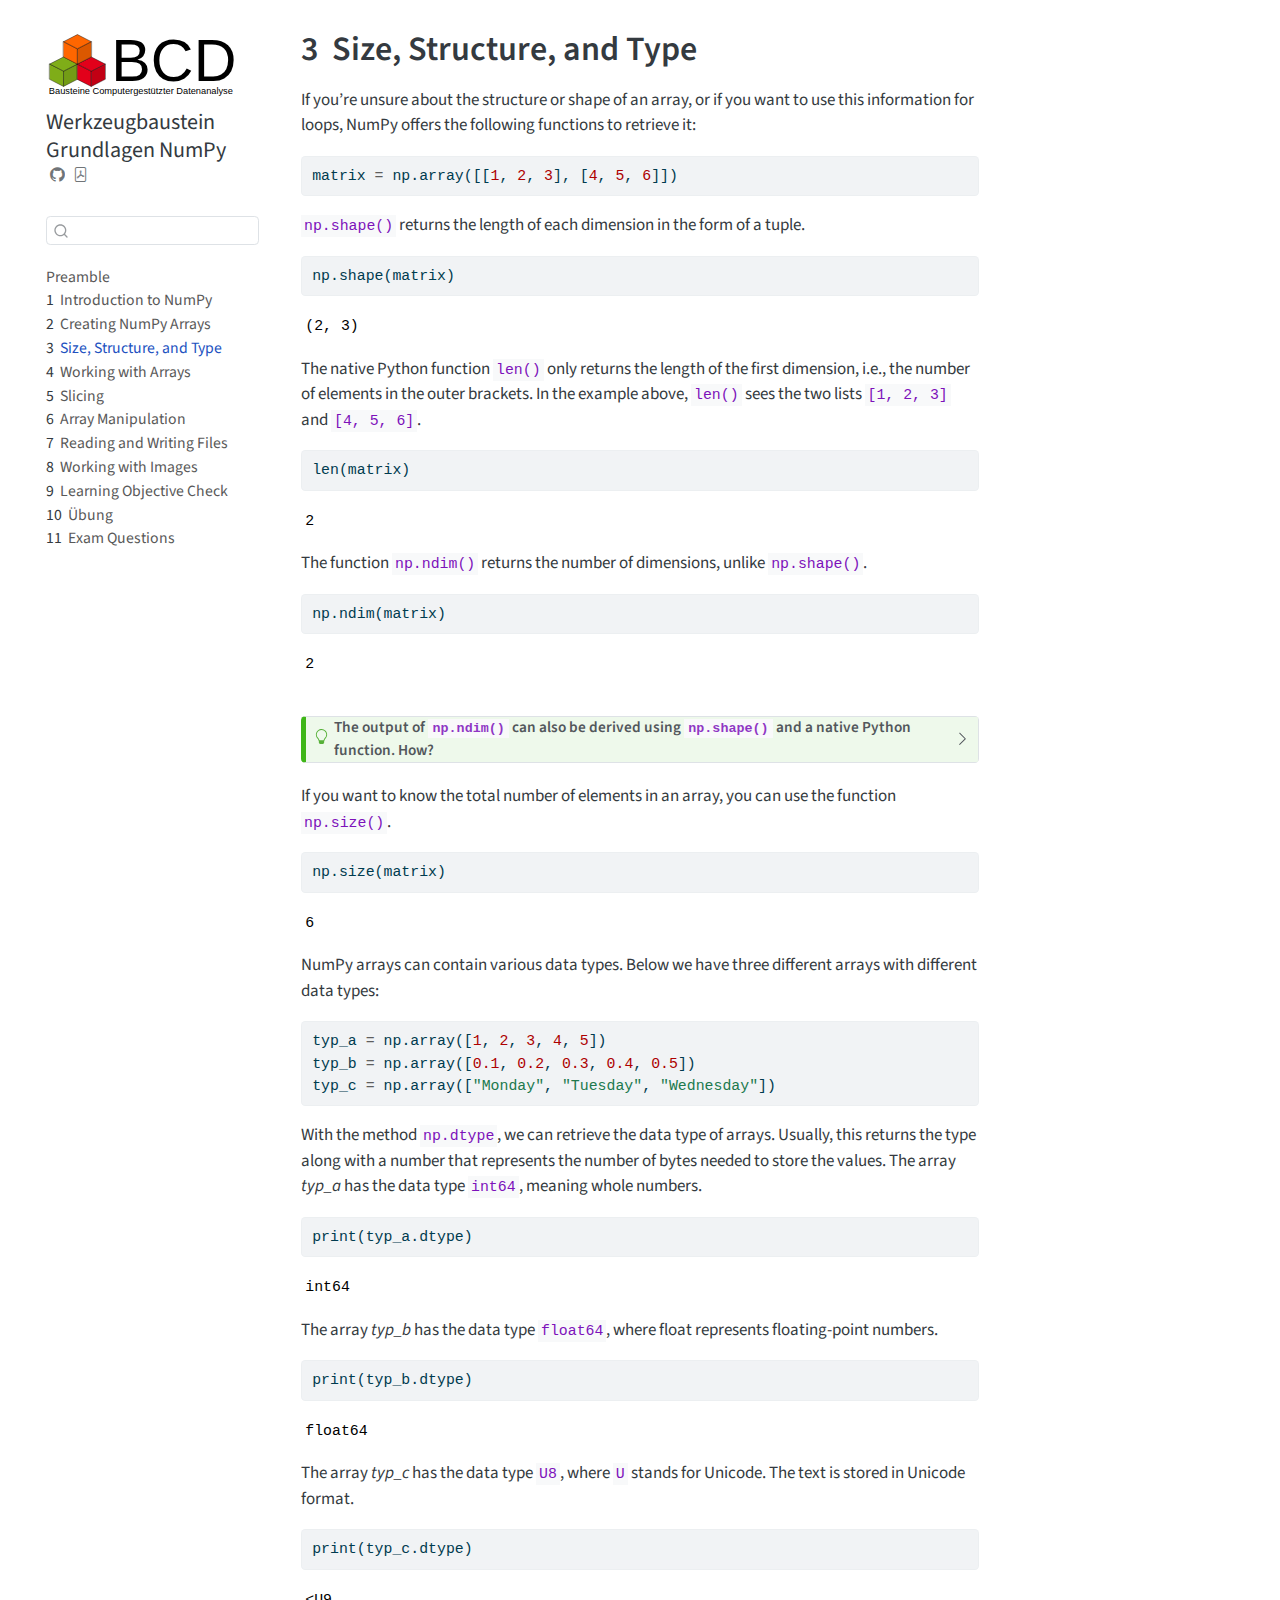
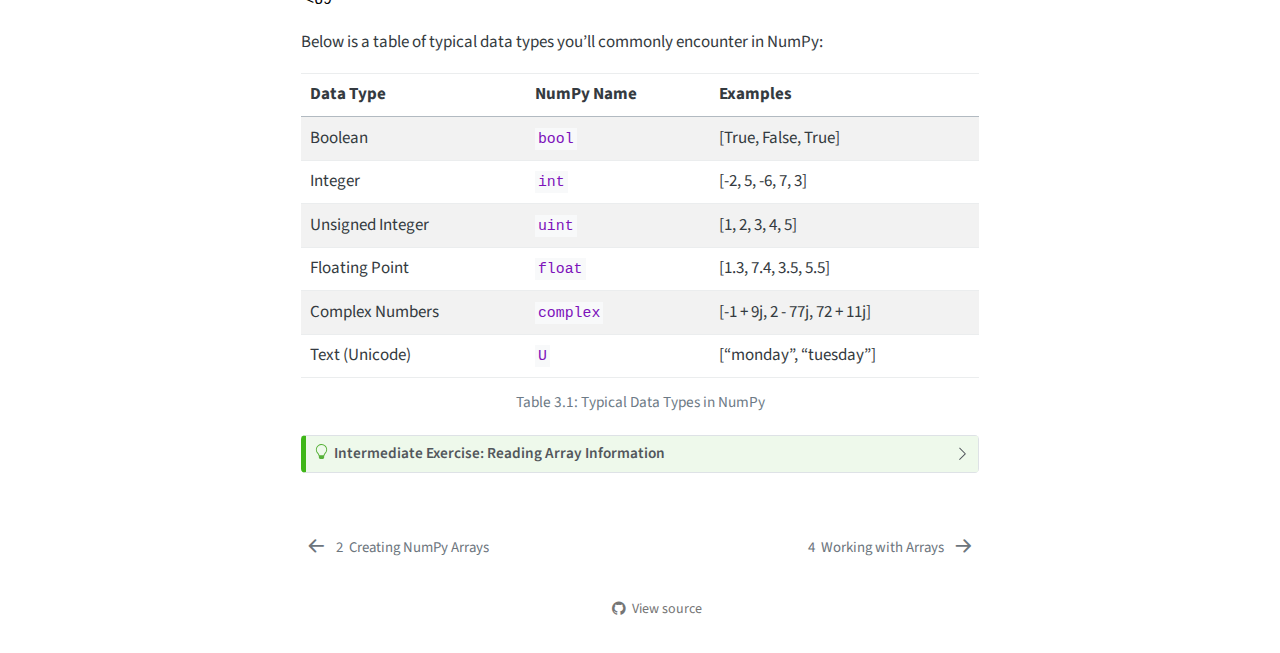
<file: output/book/skript/array_info_en.html>
<!DOCTYPE html>
<html xmlns="http://www.w3.org/1999/xhtml" lang="en" xml:lang="en"><head>

<meta charset="utf-8">
<meta name="generator" content="quarto-1.4.556">

<meta name="viewport" content="width=device-width, initial-scale=1.0, user-scalable=yes">


<title>w-python-numpy-grundlagen - 3&nbsp; Size, Structure, and Type</title>
<style>
code{white-space: pre-wrap;}
span.smallcaps{font-variant: small-caps;}
div.columns{display: flex; gap: min(4vw, 1.5em);}
div.column{flex: auto; overflow-x: auto;}
div.hanging-indent{margin-left: 1.5em; text-indent: -1.5em;}
ul.task-list{list-style: none;}
ul.task-list li input[type="checkbox"] {
  width: 0.8em;
  margin: 0 0.8em 0.2em -1em; /* quarto-specific, see https://github.com/quarto-dev/quarto-cli/issues/4556 */ 
  vertical-align: middle;
}
/* CSS for syntax highlighting */
pre > code.sourceCode { white-space: pre; position: relative; }
pre > code.sourceCode > span { line-height: 1.25; }
pre > code.sourceCode > span:empty { height: 1.2em; }
.sourceCode { overflow: visible; }
code.sourceCode > span { color: inherit; text-decoration: inherit; }
div.sourceCode { margin: 1em 0; }
pre.sourceCode { margin: 0; }
@media screen {
div.sourceCode { overflow: auto; }
}
@media print {
pre > code.sourceCode { white-space: pre-wrap; }
pre > code.sourceCode > span { text-indent: -5em; padding-left: 5em; }
}
pre.numberSource code
  { counter-reset: source-line 0; }
pre.numberSource code > span
  { position: relative; left: -4em; counter-increment: source-line; }
pre.numberSource code > span > a:first-child::before
  { content: counter(source-line);
    position: relative; left: -1em; text-align: right; vertical-align: baseline;
    border: none; display: inline-block;
    -webkit-touch-callout: none; -webkit-user-select: none;
    -khtml-user-select: none; -moz-user-select: none;
    -ms-user-select: none; user-select: none;
    padding: 0 4px; width: 4em;
  }
pre.numberSource { margin-left: 3em;  padding-left: 4px; }
div.sourceCode
  {   }
@media screen {
pre > code.sourceCode > span > a:first-child::before { text-decoration: underline; }
}
</style>


<script src="../site_libs/quarto-nav/quarto-nav.js"></script>
<script src="../site_libs/quarto-nav/headroom.min.js"></script>
<script src="../site_libs/clipboard/clipboard.min.js"></script>
<script src="../site_libs/quarto-search/autocomplete.umd.js"></script>
<script src="../site_libs/quarto-search/fuse.min.js"></script>
<script src="../site_libs/quarto-search/quarto-search.js"></script>
<meta name="quarto:offset" content="../">
<link href="../skript/array_calculation_en.html" rel="next">
<link href="../skript/array_creation_en.html" rel="prev">
<link href="../skript/00-bilder/favicon_bcd_new.svg" rel="icon" type="image/svg+xml">
<script src="../site_libs/quarto-html/quarto.js"></script>
<script src="../site_libs/quarto-html/popper.min.js"></script>
<script src="../site_libs/quarto-html/tippy.umd.min.js"></script>
<script src="../site_libs/quarto-html/anchor.min.js"></script>
<link href="../site_libs/quarto-html/tippy.css" rel="stylesheet">
<link href="../site_libs/quarto-html/quarto-syntax-highlighting.css" rel="stylesheet" id="quarto-text-highlighting-styles">
<script src="../site_libs/bootstrap/bootstrap.min.js"></script>
<link href="../site_libs/bootstrap/bootstrap-icons.css" rel="stylesheet">
<link href="../site_libs/bootstrap/bootstrap.min.css" rel="stylesheet" id="quarto-bootstrap" data-mode="light">
<script id="quarto-search-options" type="application/json">{
  "location": "sidebar",
  "copy-button": false,
  "collapse-after": 3,
  "panel-placement": "start",
  "type": "textbox",
  "limit": 50,
  "keyboard-shortcut": [
    "f",
    "/",
    "s"
  ],
  "show-item-context": false,
  "language": {
    "search-no-results-text": "No results",
    "search-matching-documents-text": "matching documents",
    "search-copy-link-title": "Copy link to search",
    "search-hide-matches-text": "Hide additional matches",
    "search-more-match-text": "more match in this document",
    "search-more-matches-text": "more matches in this document",
    "search-clear-button-title": "Clear",
    "search-text-placeholder": "",
    "search-detached-cancel-button-title": "Cancel",
    "search-submit-button-title": "Submit",
    "search-label": "Search"
  }
}</script>


</head>

<body class="nav-sidebar floating">

<div id="quarto-search-results"></div>
  <header id="quarto-header" class="headroom fixed-top">
  <nav class="quarto-secondary-nav">
    <div class="container-fluid d-flex">
      <button type="button" class="quarto-btn-toggle btn" data-bs-toggle="collapse" data-bs-target=".quarto-sidebar-collapse-item" aria-controls="quarto-sidebar" aria-expanded="false" aria-label="Toggle sidebar navigation" onclick="if (window.quartoToggleHeadroom) { window.quartoToggleHeadroom(); }">
        <i class="bi bi-layout-text-sidebar-reverse"></i>
      </button>
        <nav class="quarto-page-breadcrumbs" aria-label="breadcrumb"><ol class="breadcrumb"><li class="breadcrumb-item"><a href="../skript/array_info_en.html"><span class="chapter-number">3</span>&nbsp; <span class="chapter-title">Size, Structure, and Type</span></a></li></ol></nav>
        <a class="flex-grow-1" role="button" data-bs-toggle="collapse" data-bs-target=".quarto-sidebar-collapse-item" aria-controls="quarto-sidebar" aria-expanded="false" aria-label="Toggle sidebar navigation" onclick="if (window.quartoToggleHeadroom) { window.quartoToggleHeadroom(); }">      
        </a>
      <button type="button" class="btn quarto-search-button" aria-label="" onclick="window.quartoOpenSearch();">
        <i class="bi bi-search"></i>
      </button>
    </div>
  </nav>
</header>
<!-- content -->
<div id="quarto-content" class="quarto-container page-columns page-rows-contents page-layout-article">
<!-- sidebar -->
  <nav id="quarto-sidebar" class="sidebar collapse collapse-horizontal quarto-sidebar-collapse-item sidebar-navigation floating overflow-auto">
    <div class="pt-lg-2 mt-2 text-left sidebar-header sidebar-header-stacked">
      <a href="../index.html" class="sidebar-logo-link">
      <img src="../skript/00-bilder/logo_bcd_new.svg" alt="" class="sidebar-logo py-0 d-lg-inline d-none">
      </a>
    <div class="sidebar-title mb-0 py-0">
      <a href="../">Werkzeugbaustein Grundlagen NumPy</a> 
        <div class="sidebar-tools-main">
    <a href="https://github.com/bausteine-der-datenanalyse/w-python-numpy-grundlagen" title="Source Code" class="quarto-navigation-tool px-1" aria-label="Source Code"><i class="bi bi-github"></i></a>
    <a href="../w-python-numpy-grundlagen.pdf" title="Download PDF" class="quarto-navigation-tool px-1" aria-label="Download PDF"><i class="bi bi-file-pdf"></i></a>
</div>
    </div>
      </div>
        <div class="mt-2 flex-shrink-0 align-items-center">
        <div class="sidebar-search">
        <div id="quarto-search" class="" title="Search"></div>
        </div>
        </div>
    <div class="sidebar-menu-container"> 
    <ul class="list-unstyled mt-1">
        <li class="sidebar-item">
  <div class="sidebar-item-container"> 
  <a href="../index.html" class="sidebar-item-text sidebar-link">
 <span class="menu-text">Preamble</span></a>
  </div>
</li>
        <li class="sidebar-item">
  <div class="sidebar-item-container"> 
  <a href="../skript/introduction_en.html" class="sidebar-item-text sidebar-link">
 <span class="menu-text"><span class="chapter-number">1</span>&nbsp; <span class="chapter-title">Introduction to NumPy</span></span></a>
  </div>
</li>
        <li class="sidebar-item">
  <div class="sidebar-item-container"> 
  <a href="../skript/array_creation_en.html" class="sidebar-item-text sidebar-link">
 <span class="menu-text"><span class="chapter-number">2</span>&nbsp; <span class="chapter-title">Creating NumPy Arrays</span></span></a>
  </div>
</li>
        <li class="sidebar-item">
  <div class="sidebar-item-container"> 
  <a href="../skript/array_info_en.html" class="sidebar-item-text sidebar-link active">
 <span class="menu-text"><span class="chapter-number">3</span>&nbsp; <span class="chapter-title">Size, Structure, and Type</span></span></a>
  </div>
</li>
        <li class="sidebar-item">
  <div class="sidebar-item-container"> 
  <a href="../skript/array_calculation_en.html" class="sidebar-item-text sidebar-link">
 <span class="menu-text"><span class="chapter-number">4</span>&nbsp; <span class="chapter-title">Working with Arrays</span></span></a>
  </div>
</li>
        <li class="sidebar-item">
  <div class="sidebar-item-container"> 
  <a href="../skript/array_slicing_en.html" class="sidebar-item-text sidebar-link">
 <span class="menu-text"><span class="chapter-number">5</span>&nbsp; <span class="chapter-title">Slicing</span></span></a>
  </div>
</li>
        <li class="sidebar-item">
  <div class="sidebar-item-container"> 
  <a href="../skript/array_manipulation_en.html" class="sidebar-item-text sidebar-link">
 <span class="menu-text"><span class="chapter-number">6</span>&nbsp; <span class="chapter-title">Array Manipulation</span></span></a>
  </div>
</li>
        <li class="sidebar-item">
  <div class="sidebar-item-container"> 
  <a href="../skript/array_read_n_write_en.html" class="sidebar-item-text sidebar-link">
 <span class="menu-text"><span class="chapter-number">7</span>&nbsp; <span class="chapter-title">Reading and Writing Files</span></span></a>
  </div>
</li>
        <li class="sidebar-item">
  <div class="sidebar-item-container"> 
  <a href="../skript/array_images_en.html" class="sidebar-item-text sidebar-link">
 <span class="menu-text"><span class="chapter-number">8</span>&nbsp; <span class="chapter-title">Working with Images</span></span></a>
  </div>
</li>
        <li class="sidebar-item">
  <div class="sidebar-item-container"> 
  <a href="../skript/assessment_en.html" class="sidebar-item-text sidebar-link">
 <span class="menu-text"><span class="chapter-number">9</span>&nbsp; <span class="chapter-title">Learning Objective Check</span></span></a>
  </div>
</li>
        <li class="sidebar-item">
  <div class="sidebar-item-container"> 
  <a href="../uebungen/uebung.html" class="sidebar-item-text sidebar-link">
 <span class="menu-text"><span class="chapter-number">10</span>&nbsp; <span class="chapter-title">Übung</span></span></a>
  </div>
</li>
        <li class="sidebar-item">
  <div class="sidebar-item-container"> 
  <a href="../klausurfragen/klausurfragen_en.html" class="sidebar-item-text sidebar-link">
 <span class="menu-text"><span class="chapter-number">11</span>&nbsp; <span class="chapter-title">Exam Questions</span></span></a>
  </div>
</li>
    </ul>
    </div>
</nav>
<div id="quarto-sidebar-glass" class="quarto-sidebar-collapse-item" data-bs-toggle="collapse" data-bs-target=".quarto-sidebar-collapse-item"></div>
<!-- margin-sidebar -->
    <div id="quarto-margin-sidebar" class="sidebar margin-sidebar">
        
    </div>
<!-- main -->
<main class="content" id="quarto-document-content">

<header id="title-block-header" class="quarto-title-block default">
<div class="quarto-title">
<h1 class="title"><span class="chapter-number">3</span>&nbsp; <span class="chapter-title">Size, Structure, and Type</span></h1>
</div>



<div class="quarto-title-meta">

    
  
    
  </div>
  


</header>


<p>If you’re unsure about the structure or shape of an array, or if you want to use this information for loops, NumPy offers the following functions to retrieve it:</p>
<div id="0886ee0b" class="cell" data-execution_count="2">
<div class="sourceCode cell-code" id="cb1"><pre class="sourceCode python code-with-copy"><code class="sourceCode python"><span id="cb1-1"><a href="#cb1-1" aria-hidden="true" tabindex="-1"></a>matrix <span class="op">=</span> np.array([[<span class="dv">1</span>, <span class="dv">2</span>, <span class="dv">3</span>], [<span class="dv">4</span>, <span class="dv">5</span>, <span class="dv">6</span>]])</span></code><button title="Copy to Clipboard" class="code-copy-button"><i class="bi"></i></button></pre></div>
</div>
<p><code>np.shape()</code> returns the length of each dimension in the form of a tuple.</p>
<div id="5a716fad" class="cell" data-execution_count="3">
<div class="sourceCode cell-code" id="cb2"><pre class="sourceCode python code-with-copy"><code class="sourceCode python"><span id="cb2-1"><a href="#cb2-1" aria-hidden="true" tabindex="-1"></a>np.shape(matrix)</span></code><button title="Copy to Clipboard" class="code-copy-button"><i class="bi"></i></button></pre></div>
<div class="cell-output cell-output-display" data-execution_count="3">
<pre><code>(2, 3)</code></pre>
</div>
</div>
<p>The native Python function <code>len()</code> only returns the length of the first dimension, i.e., the number of elements in the outer brackets. In the example above, <code>len()</code> sees the two lists <code>[1, 2, 3]</code> and <code>[4, 5, 6]</code>.</p>
<div id="4b936249" class="cell" data-execution_count="4">
<div class="sourceCode cell-code" id="cb4"><pre class="sourceCode python code-with-copy"><code class="sourceCode python"><span id="cb4-1"><a href="#cb4-1" aria-hidden="true" tabindex="-1"></a><span class="bu">len</span>(matrix)</span></code><button title="Copy to Clipboard" class="code-copy-button"><i class="bi"></i></button></pre></div>
<div class="cell-output cell-output-display" data-execution_count="4">
<pre><code>2</code></pre>
</div>
</div>
<p>The function <code>np.ndim()</code> returns the number of dimensions, unlike <code>np.shape()</code>.</p>
<div id="ec4515e3" class="cell" data-execution_count="5">
<div class="sourceCode cell-code" id="cb6"><pre class="sourceCode python code-with-copy"><code class="sourceCode python"><span id="cb6-1"><a href="#cb6-1" aria-hidden="true" tabindex="-1"></a>np.ndim(matrix)</span></code><button title="Copy to Clipboard" class="code-copy-button"><i class="bi"></i></button></pre></div>
<div class="cell-output cell-output-display" data-execution_count="5">
<pre><code>2</code></pre>
</div>
</div>
<div class="callout callout-style-default callout-tip callout-titled">
<div class="callout-header d-flex align-content-center" data-bs-toggle="collapse" data-bs-target=".callout-1-contents" aria-controls="callout-1" aria-expanded="false" aria-label="Toggle callout">
<div class="callout-icon-container">
<i class="callout-icon"></i>
</div>
<div class="callout-title-container flex-fill">
The output of <code>np.ndim()</code> can also be derived using <code>np.shape()</code> and a native Python function. How?
</div>
<div class="callout-btn-toggle d-inline-block border-0 py-1 ps-1 pe-0 float-end"><i class="callout-toggle"></i></div>
</div>
<div id="callout-1" class="callout-1-contents callout-collapse collapse">
<div class="callout-body-container callout-body">
<p><code>np.ndim()</code> simply returns the length of the tuple from <code>np.shape()</code>:</p>
<div id="4f819aa1" class="cell" data-execution_count="6">
<div class="sourceCode cell-code" id="cb8"><pre class="sourceCode python code-with-copy"><code class="sourceCode python"><span id="cb8-1"><a href="#cb8-1" aria-hidden="true" tabindex="-1"></a><span class="bu">len</span>(np.shape(matrix))</span></code><button title="Copy to Clipboard" class="code-copy-button"><i class="bi"></i></button></pre></div>
<div class="cell-output cell-output-display" data-execution_count="6">
<pre><code>2</code></pre>
</div>
</div>
</div>
</div>
</div>
<p>If you want to know the total number of elements in an array, you can use the function <code>np.size()</code>.</p>
<div id="d5249a40" class="cell" data-execution_count="7">
<div class="sourceCode cell-code" id="cb10"><pre class="sourceCode python code-with-copy"><code class="sourceCode python"><span id="cb10-1"><a href="#cb10-1" aria-hidden="true" tabindex="-1"></a>np.size(matrix)</span></code><button title="Copy to Clipboard" class="code-copy-button"><i class="bi"></i></button></pre></div>
<div class="cell-output cell-output-display" data-execution_count="7">
<pre><code>6</code></pre>
</div>
</div>
<p>NumPy arrays can contain various data types. Below we have three different arrays with different data types:</p>
<div id="9ab0c308" class="cell" data-execution_count="8">
<div class="sourceCode cell-code" id="cb12"><pre class="sourceCode python code-with-copy"><code class="sourceCode python"><span id="cb12-1"><a href="#cb12-1" aria-hidden="true" tabindex="-1"></a>typ_a <span class="op">=</span> np.array([<span class="dv">1</span>, <span class="dv">2</span>, <span class="dv">3</span>, <span class="dv">4</span>, <span class="dv">5</span>])</span>
<span id="cb12-2"><a href="#cb12-2" aria-hidden="true" tabindex="-1"></a>typ_b <span class="op">=</span> np.array([<span class="fl">0.1</span>, <span class="fl">0.2</span>, <span class="fl">0.3</span>, <span class="fl">0.4</span>, <span class="fl">0.5</span>])</span>
<span id="cb12-3"><a href="#cb12-3" aria-hidden="true" tabindex="-1"></a>typ_c <span class="op">=</span> np.array([<span class="st">"Monday"</span>, <span class="st">"Tuesday"</span>, <span class="st">"Wednesday"</span>])</span></code><button title="Copy to Clipboard" class="code-copy-button"><i class="bi"></i></button></pre></div>
</div>
<p>With the method <code>np.dtype</code>, we can retrieve the data type of arrays. Usually, this returns the type along with a number that represents the number of bytes needed to store the values. The array <em>typ_a</em> has the data type <code>int64</code>, meaning whole numbers.</p>
<div id="b05a513a" class="cell" data-execution_count="9">
<div class="sourceCode cell-code" id="cb13"><pre class="sourceCode python code-with-copy"><code class="sourceCode python"><span id="cb13-1"><a href="#cb13-1" aria-hidden="true" tabindex="-1"></a><span class="bu">print</span>(typ_a.dtype)</span></code><button title="Copy to Clipboard" class="code-copy-button"><i class="bi"></i></button></pre></div>
<div class="cell-output cell-output-stdout">
<pre><code>int64</code></pre>
</div>
</div>
<p>The array <em>typ_b</em> has the data type <code>float64</code>, where float represents floating-point numbers.</p>
<div id="77a4716c" class="cell" data-execution_count="10">
<div class="sourceCode cell-code" id="cb15"><pre class="sourceCode python code-with-copy"><code class="sourceCode python"><span id="cb15-1"><a href="#cb15-1" aria-hidden="true" tabindex="-1"></a><span class="bu">print</span>(typ_b.dtype)</span></code><button title="Copy to Clipboard" class="code-copy-button"><i class="bi"></i></button></pre></div>
<div class="cell-output cell-output-stdout">
<pre><code>float64</code></pre>
</div>
</div>
<p>The array <em>typ_c</em> has the data type <code>U8</code>, where <code>U</code> stands for Unicode. The text is stored in Unicode format.</p>
<div id="a483fcf1" class="cell" data-execution_count="11">
<div class="sourceCode cell-code" id="cb17"><pre class="sourceCode python code-with-copy"><code class="sourceCode python"><span id="cb17-1"><a href="#cb17-1" aria-hidden="true" tabindex="-1"></a><span class="bu">print</span>(typ_c.dtype)</span></code><button title="Copy to Clipboard" class="code-copy-button"><i class="bi"></i></button></pre></div>
<div class="cell-output cell-output-stdout">
<pre><code>&lt;U9</code></pre>
</div>
</div>
<p>Below is a table of typical data types you’ll commonly encounter in NumPy:</p>
<div id="tbl-datatypes" class="striped hover quarto-float anchored">
<figure class="quarto-float quarto-float-tbl figure">
<div aria-describedby="tbl-datatypes-caption-0ceaefa1-69ba-4598-a22c-09a6ac19f8ca">
<table class="table-striped table-hover table">
<thead>
<tr class="header">
<th>Data Type</th>
<th>NumPy Name</th>
<th>Examples</th>
</tr>
</thead>
<tbody>
<tr class="odd">
<td>Boolean</td>
<td><code>bool</code></td>
<td>[True, False, True]</td>
</tr>
<tr class="even">
<td>Integer</td>
<td><code>int</code></td>
<td>[-2, 5, -6, 7, 3]</td>
</tr>
<tr class="odd">
<td>Unsigned Integer</td>
<td><code>uint</code></td>
<td>[1, 2, 3, 4, 5]</td>
</tr>
<tr class="even">
<td>Floating Point</td>
<td><code>float</code></td>
<td>[1.3, 7.4, 3.5, 5.5]</td>
</tr>
<tr class="odd">
<td>Complex Numbers</td>
<td><code>complex</code></td>
<td>[-1 + 9j, 2 - 77j, 72 + 11j]</td>
</tr>
<tr class="even">
<td>Text (Unicode)</td>
<td><code>U</code></td>
<td>[“monday”, “tuesday”]</td>
</tr>
</tbody>
</table>
</div>
<figcaption class="quarto-float-caption-bottom quarto-float-caption quarto-float-tbl" id="tbl-datatypes-caption-0ceaefa1-69ba-4598-a22c-09a6ac19f8ca">
Table&nbsp;3.1: Typical Data Types in NumPy
</figcaption>
</figure>
</div>
<div class="callout callout-style-default callout-tip callout-titled">
<div class="callout-header d-flex align-content-center" data-bs-toggle="collapse" data-bs-target=".callout-3-contents" aria-controls="callout-3" aria-expanded="false" aria-label="Toggle callout">
<div class="callout-icon-container">
<i class="callout-icon"></i>
</div>
<div class="callout-title-container flex-fill">
Intermediate Exercise: Reading Array Information
</div>
<div class="callout-btn-toggle d-inline-block border-0 py-1 ps-1 pe-0 float-end"><i class="callout-toggle"></i></div>
</div>
<div id="callout-3" class="callout-3-contents callout-collapse collapse">
<div class="callout-body-container callout-body">
<p>Given the following matrix:</p>
<div id="7843458c" class="cell" data-execution_count="12">
<div class="sourceCode cell-code" id="cb19"><pre class="sourceCode python code-with-copy"><code class="sourceCode python"><span id="cb19-1"><a href="#cb19-1" aria-hidden="true" tabindex="-1"></a>matrix <span class="op">=</span> np.array([[[ <span class="dv">0</span>,  <span class="dv">1</span>,  <span class="dv">2</span>,  <span class="dv">3</span>],</span>
<span id="cb19-2"><a href="#cb19-2" aria-hidden="true" tabindex="-1"></a>                    [ <span class="dv">4</span>,  <span class="dv">5</span>,  <span class="dv">6</span>,  <span class="dv">7</span>],</span>
<span id="cb19-3"><a href="#cb19-3" aria-hidden="true" tabindex="-1"></a>                    [ <span class="dv">8</span>,  <span class="dv">9</span>, <span class="dv">10</span>, <span class="dv">11</span>]],</span>
<span id="cb19-4"><a href="#cb19-4" aria-hidden="true" tabindex="-1"></a></span>
<span id="cb19-5"><a href="#cb19-5" aria-hidden="true" tabindex="-1"></a>                   [[<span class="dv">12</span>, <span class="dv">13</span>, <span class="dv">14</span>, <span class="dv">15</span>],</span>
<span id="cb19-6"><a href="#cb19-6" aria-hidden="true" tabindex="-1"></a>                    [<span class="dv">16</span>, <span class="dv">17</span>, <span class="dv">18</span>, <span class="dv">19</span>],</span>
<span id="cb19-7"><a href="#cb19-7" aria-hidden="true" tabindex="-1"></a>                    [<span class="dv">20</span>, <span class="dv">21</span>, <span class="dv">22</span>, <span class="dv">23</span>]],</span>
<span id="cb19-8"><a href="#cb19-8" aria-hidden="true" tabindex="-1"></a></span>
<span id="cb19-9"><a href="#cb19-9" aria-hidden="true" tabindex="-1"></a>                   [[<span class="dv">24</span>, <span class="dv">25</span>, <span class="dv">26</span>, <span class="dv">27</span>],</span>
<span id="cb19-10"><a href="#cb19-10" aria-hidden="true" tabindex="-1"></a>                    [<span class="dv">28</span>, <span class="dv">29</span>, <span class="dv">30</span>, <span class="dv">31</span>],</span>
<span id="cb19-11"><a href="#cb19-11" aria-hidden="true" tabindex="-1"></a>                    [<span class="dv">32</span>, <span class="dv">33</span>, <span class="dv">34</span>, <span class="dv">35</span>]]])</span></code><button title="Copy to Clipboard" class="code-copy-button"><i class="bi"></i></button></pre></div>
</div>
<p>Visually determine the number of dimensions and the length of each dimension. What is the data type of the elements in this matrix?</p>
<p>Then verify your results by applying the appropriate NumPy functions.</p>
<div class="callout callout-style-default callout-caution no-icon callout-titled">
<div class="callout-header d-flex align-content-center" data-bs-toggle="collapse" data-bs-target=".callout-2-contents" aria-controls="callout-2" aria-expanded="false" aria-label="Toggle callout">
<div class="callout-icon-container">
<i class="callout-icon no-icon"></i>
</div>
<div class="callout-title-container flex-fill">
Solution
</div>
<div class="callout-btn-toggle d-inline-block border-0 py-1 ps-1 pe-0 float-end"><i class="callout-toggle"></i></div>
</div>
<div id="callout-2" class="callout-2-contents callout-collapse collapse">
<div class="callout-body-container callout-body">
<div id="660c836d" class="cell" data-execution_count="13">
<div class="sourceCode cell-code" id="cb20"><pre class="sourceCode python code-with-copy"><code class="sourceCode python"><span id="cb20-1"><a href="#cb20-1" aria-hidden="true" tabindex="-1"></a>matrix <span class="op">=</span> np.array([[[ <span class="dv">0</span>,  <span class="dv">1</span>,  <span class="dv">2</span>,  <span class="dv">3</span>],</span>
<span id="cb20-2"><a href="#cb20-2" aria-hidden="true" tabindex="-1"></a>                    [ <span class="dv">4</span>,  <span class="dv">5</span>,  <span class="dv">6</span>,  <span class="dv">7</span>],</span>
<span id="cb20-3"><a href="#cb20-3" aria-hidden="true" tabindex="-1"></a>                    [ <span class="dv">8</span>,  <span class="dv">9</span>, <span class="dv">10</span>, <span class="dv">11</span>]],</span>
<span id="cb20-4"><a href="#cb20-4" aria-hidden="true" tabindex="-1"></a></span>
<span id="cb20-5"><a href="#cb20-5" aria-hidden="true" tabindex="-1"></a>                   [[<span class="dv">12</span>, <span class="dv">13</span>, <span class="dv">14</span>, <span class="dv">15</span>],</span>
<span id="cb20-6"><a href="#cb20-6" aria-hidden="true" tabindex="-1"></a>                    [<span class="dv">16</span>, <span class="dv">17</span>, <span class="dv">18</span>, <span class="dv">19</span>],</span>
<span id="cb20-7"><a href="#cb20-7" aria-hidden="true" tabindex="-1"></a>                    [<span class="dv">20</span>, <span class="dv">21</span>, <span class="dv">22</span>, <span class="dv">23</span>]],</span>
<span id="cb20-8"><a href="#cb20-8" aria-hidden="true" tabindex="-1"></a></span>
<span id="cb20-9"><a href="#cb20-9" aria-hidden="true" tabindex="-1"></a>                   [[<span class="dv">24</span>, <span class="dv">25</span>, <span class="dv">26</span>, <span class="dv">27</span>],</span>
<span id="cb20-10"><a href="#cb20-10" aria-hidden="true" tabindex="-1"></a>                    [<span class="dv">28</span>, <span class="dv">29</span>, <span class="dv">30</span>, <span class="dv">31</span>],</span>
<span id="cb20-11"><a href="#cb20-11" aria-hidden="true" tabindex="-1"></a>                    [<span class="dv">32</span>, <span class="dv">33</span>, <span class="dv">34</span>, <span class="dv">35</span>]]])</span>
<span id="cb20-12"><a href="#cb20-12" aria-hidden="true" tabindex="-1"></a></span>
<span id="cb20-13"><a href="#cb20-13" aria-hidden="true" tabindex="-1"></a>num_dimensions <span class="op">=</span> np.ndim(matrix)</span>
<span id="cb20-14"><a href="#cb20-14" aria-hidden="true" tabindex="-1"></a><span class="bu">print</span>(<span class="st">"Number of dimensions: "</span>, num_dimensions)</span>
<span id="cb20-15"><a href="#cb20-15" aria-hidden="true" tabindex="-1"></a></span>
<span id="cb20-16"><a href="#cb20-16" aria-hidden="true" tabindex="-1"></a>dimension_lengths <span class="op">=</span> np.shape(matrix)</span>
<span id="cb20-17"><a href="#cb20-17" aria-hidden="true" tabindex="-1"></a><span class="bu">print</span>(<span class="st">"Lengths of each dimension: "</span>, dimension_lengths)</span>
<span id="cb20-18"><a href="#cb20-18" aria-hidden="true" tabindex="-1"></a></span>
<span id="cb20-19"><a href="#cb20-19" aria-hidden="true" tabindex="-1"></a><span class="bu">print</span>(matrix.dtype)</span></code><button title="Copy to Clipboard" class="code-copy-button"><i class="bi"></i></button></pre></div>
<div class="cell-output cell-output-stdout">
<pre><code>Number of dimensions:  3
Lengths of each dimension:  (3, 3, 4)
int64</code></pre>
</div>
</div>
</div>
</div>
</div>
</div>
</div>
</div>



</main> <!-- /main -->
<script id="quarto-html-after-body" type="application/javascript">
window.document.addEventListener("DOMContentLoaded", function (event) {
  const toggleBodyColorMode = (bsSheetEl) => {
    const mode = bsSheetEl.getAttribute("data-mode");
    const bodyEl = window.document.querySelector("body");
    if (mode === "dark") {
      bodyEl.classList.add("quarto-dark");
      bodyEl.classList.remove("quarto-light");
    } else {
      bodyEl.classList.add("quarto-light");
      bodyEl.classList.remove("quarto-dark");
    }
  }
  const toggleBodyColorPrimary = () => {
    const bsSheetEl = window.document.querySelector("link#quarto-bootstrap");
    if (bsSheetEl) {
      toggleBodyColorMode(bsSheetEl);
    }
  }
  toggleBodyColorPrimary();  
  const icon = "";
  const anchorJS = new window.AnchorJS();
  anchorJS.options = {
    placement: 'right',
    icon: icon
  };
  anchorJS.add('.anchored');
  const isCodeAnnotation = (el) => {
    for (const clz of el.classList) {
      if (clz.startsWith('code-annotation-')) {                     
        return true;
      }
    }
    return false;
  }
  const clipboard = new window.ClipboardJS('.code-copy-button', {
    text: function(trigger) {
      const codeEl = trigger.previousElementSibling.cloneNode(true);
      for (const childEl of codeEl.children) {
        if (isCodeAnnotation(childEl)) {
          childEl.remove();
        }
      }
      return codeEl.innerText;
    }
  });
  clipboard.on('success', function(e) {
    // button target
    const button = e.trigger;
    // don't keep focus
    button.blur();
    // flash "checked"
    button.classList.add('code-copy-button-checked');
    var currentTitle = button.getAttribute("title");
    button.setAttribute("title", "Copied!");
    let tooltip;
    if (window.bootstrap) {
      button.setAttribute("data-bs-toggle", "tooltip");
      button.setAttribute("data-bs-placement", "left");
      button.setAttribute("data-bs-title", "Copied!");
      tooltip = new bootstrap.Tooltip(button, 
        { trigger: "manual", 
          customClass: "code-copy-button-tooltip",
          offset: [0, -8]});
      tooltip.show();    
    }
    setTimeout(function() {
      if (tooltip) {
        tooltip.hide();
        button.removeAttribute("data-bs-title");
        button.removeAttribute("data-bs-toggle");
        button.removeAttribute("data-bs-placement");
      }
      button.setAttribute("title", currentTitle);
      button.classList.remove('code-copy-button-checked');
    }, 1000);
    // clear code selection
    e.clearSelection();
  });
    var localhostRegex = new RegExp(/^(?:http|https):\/\/localhost\:?[0-9]*\//);
    var mailtoRegex = new RegExp(/^mailto:/);
      var filterRegex = new RegExp('/' + window.location.host + '/');
    var isInternal = (href) => {
        return filterRegex.test(href) || localhostRegex.test(href) || mailtoRegex.test(href);
    }
    // Inspect non-navigation links and adorn them if external
 	var links = window.document.querySelectorAll('a[href]:not(.nav-link):not(.navbar-brand):not(.toc-action):not(.sidebar-link):not(.sidebar-item-toggle):not(.pagination-link):not(.no-external):not([aria-hidden]):not(.dropdown-item):not(.quarto-navigation-tool)');
    for (var i=0; i<links.length; i++) {
      const link = links[i];
      if (!isInternal(link.href)) {
        // undo the damage that might have been done by quarto-nav.js in the case of
        // links that we want to consider external
        if (link.dataset.originalHref !== undefined) {
          link.href = link.dataset.originalHref;
        }
      }
    }
  function tippyHover(el, contentFn, onTriggerFn, onUntriggerFn) {
    const config = {
      allowHTML: true,
      maxWidth: 500,
      delay: 100,
      arrow: false,
      appendTo: function(el) {
          return el.parentElement;
      },
      interactive: true,
      interactiveBorder: 10,
      theme: 'quarto',
      placement: 'bottom-start',
    };
    if (contentFn) {
      config.content = contentFn;
    }
    if (onTriggerFn) {
      config.onTrigger = onTriggerFn;
    }
    if (onUntriggerFn) {
      config.onUntrigger = onUntriggerFn;
    }
    window.tippy(el, config); 
  }
  const noterefs = window.document.querySelectorAll('a[role="doc-noteref"]');
  for (var i=0; i<noterefs.length; i++) {
    const ref = noterefs[i];
    tippyHover(ref, function() {
      // use id or data attribute instead here
      let href = ref.getAttribute('data-footnote-href') || ref.getAttribute('href');
      try { href = new URL(href).hash; } catch {}
      const id = href.replace(/^#\/?/, "");
      const note = window.document.getElementById(id);
      if (note) {
        return note.innerHTML;
      } else {
        return "";
      }
    });
  }
  const xrefs = window.document.querySelectorAll('a.quarto-xref');
  const processXRef = (id, note) => {
    // Strip column container classes
    const stripColumnClz = (el) => {
      el.classList.remove("page-full", "page-columns");
      if (el.children) {
        for (const child of el.children) {
          stripColumnClz(child);
        }
      }
    }
    stripColumnClz(note)
    if (id === null || id.startsWith('sec-')) {
      // Special case sections, only their first couple elements
      const container = document.createElement("div");
      if (note.children && note.children.length > 2) {
        container.appendChild(note.children[0].cloneNode(true));
        for (let i = 1; i < note.children.length; i++) {
          const child = note.children[i];
          if (child.tagName === "P" && child.innerText === "") {
            continue;
          } else {
            container.appendChild(child.cloneNode(true));
            break;
          }
        }
        if (window.Quarto?.typesetMath) {
          window.Quarto.typesetMath(container);
        }
        return container.innerHTML
      } else {
        if (window.Quarto?.typesetMath) {
          window.Quarto.typesetMath(note);
        }
        return note.innerHTML;
      }
    } else {
      // Remove any anchor links if they are present
      const anchorLink = note.querySelector('a.anchorjs-link');
      if (anchorLink) {
        anchorLink.remove();
      }
      if (window.Quarto?.typesetMath) {
        window.Quarto.typesetMath(note);
      }
      // TODO in 1.5, we should make sure this works without a callout special case
      if (note.classList.contains("callout")) {
        return note.outerHTML;
      } else {
        return note.innerHTML;
      }
    }
  }
  for (var i=0; i<xrefs.length; i++) {
    const xref = xrefs[i];
    tippyHover(xref, undefined, function(instance) {
      instance.disable();
      let url = xref.getAttribute('href');
      let hash = undefined; 
      if (url.startsWith('#')) {
        hash = url;
      } else {
        try { hash = new URL(url).hash; } catch {}
      }
      if (hash) {
        const id = hash.replace(/^#\/?/, "");
        const note = window.document.getElementById(id);
        if (note !== null) {
          try {
            const html = processXRef(id, note.cloneNode(true));
            instance.setContent(html);
          } finally {
            instance.enable();
            instance.show();
          }
        } else {
          // See if we can fetch this
          fetch(url.split('#')[0])
          .then(res => res.text())
          .then(html => {
            const parser = new DOMParser();
            const htmlDoc = parser.parseFromString(html, "text/html");
            const note = htmlDoc.getElementById(id);
            if (note !== null) {
              const html = processXRef(id, note);
              instance.setContent(html);
            } 
          }).finally(() => {
            instance.enable();
            instance.show();
          });
        }
      } else {
        // See if we can fetch a full url (with no hash to target)
        // This is a special case and we should probably do some content thinning / targeting
        fetch(url)
        .then(res => res.text())
        .then(html => {
          const parser = new DOMParser();
          const htmlDoc = parser.parseFromString(html, "text/html");
          const note = htmlDoc.querySelector('main.content');
          if (note !== null) {
            // This should only happen for chapter cross references
            // (since there is no id in the URL)
            // remove the first header
            if (note.children.length > 0 && note.children[0].tagName === "HEADER") {
              note.children[0].remove();
            }
            const html = processXRef(null, note);
            instance.setContent(html);
          } 
        }).finally(() => {
          instance.enable();
          instance.show();
        });
      }
    }, function(instance) {
    });
  }
      let selectedAnnoteEl;
      const selectorForAnnotation = ( cell, annotation) => {
        let cellAttr = 'data-code-cell="' + cell + '"';
        let lineAttr = 'data-code-annotation="' +  annotation + '"';
        const selector = 'span[' + cellAttr + '][' + lineAttr + ']';
        return selector;
      }
      const selectCodeLines = (annoteEl) => {
        const doc = window.document;
        const targetCell = annoteEl.getAttribute("data-target-cell");
        const targetAnnotation = annoteEl.getAttribute("data-target-annotation");
        const annoteSpan = window.document.querySelector(selectorForAnnotation(targetCell, targetAnnotation));
        const lines = annoteSpan.getAttribute("data-code-lines").split(",");
        const lineIds = lines.map((line) => {
          return targetCell + "-" + line;
        })
        let top = null;
        let height = null;
        let parent = null;
        if (lineIds.length > 0) {
            //compute the position of the single el (top and bottom and make a div)
            const el = window.document.getElementById(lineIds[0]);
            top = el.offsetTop;
            height = el.offsetHeight;
            parent = el.parentElement.parentElement;
          if (lineIds.length > 1) {
            const lastEl = window.document.getElementById(lineIds[lineIds.length - 1]);
            const bottom = lastEl.offsetTop + lastEl.offsetHeight;
            height = bottom - top;
          }
          if (top !== null && height !== null && parent !== null) {
            // cook up a div (if necessary) and position it 
            let div = window.document.getElementById("code-annotation-line-highlight");
            if (div === null) {
              div = window.document.createElement("div");
              div.setAttribute("id", "code-annotation-line-highlight");
              div.style.position = 'absolute';
              parent.appendChild(div);
            }
            div.style.top = top - 2 + "px";
            div.style.height = height + 4 + "px";
            div.style.left = 0;
            let gutterDiv = window.document.getElementById("code-annotation-line-highlight-gutter");
            if (gutterDiv === null) {
              gutterDiv = window.document.createElement("div");
              gutterDiv.setAttribute("id", "code-annotation-line-highlight-gutter");
              gutterDiv.style.position = 'absolute';
              const codeCell = window.document.getElementById(targetCell);
              const gutter = codeCell.querySelector('.code-annotation-gutter');
              gutter.appendChild(gutterDiv);
            }
            gutterDiv.style.top = top - 2 + "px";
            gutterDiv.style.height = height + 4 + "px";
          }
          selectedAnnoteEl = annoteEl;
        }
      };
      const unselectCodeLines = () => {
        const elementsIds = ["code-annotation-line-highlight", "code-annotation-line-highlight-gutter"];
        elementsIds.forEach((elId) => {
          const div = window.document.getElementById(elId);
          if (div) {
            div.remove();
          }
        });
        selectedAnnoteEl = undefined;
      };
        // Handle positioning of the toggle
    window.addEventListener(
      "resize",
      throttle(() => {
        elRect = undefined;
        if (selectedAnnoteEl) {
          selectCodeLines(selectedAnnoteEl);
        }
      }, 10)
    );
    function throttle(fn, ms) {
    let throttle = false;
    let timer;
      return (...args) => {
        if(!throttle) { // first call gets through
            fn.apply(this, args);
            throttle = true;
        } else { // all the others get throttled
            if(timer) clearTimeout(timer); // cancel #2
            timer = setTimeout(() => {
              fn.apply(this, args);
              timer = throttle = false;
            }, ms);
        }
      };
    }
      // Attach click handler to the DT
      const annoteDls = window.document.querySelectorAll('dt[data-target-cell]');
      for (const annoteDlNode of annoteDls) {
        annoteDlNode.addEventListener('click', (event) => {
          const clickedEl = event.target;
          if (clickedEl !== selectedAnnoteEl) {
            unselectCodeLines();
            const activeEl = window.document.querySelector('dt[data-target-cell].code-annotation-active');
            if (activeEl) {
              activeEl.classList.remove('code-annotation-active');
            }
            selectCodeLines(clickedEl);
            clickedEl.classList.add('code-annotation-active');
          } else {
            // Unselect the line
            unselectCodeLines();
            clickedEl.classList.remove('code-annotation-active');
          }
        });
      }
  const findCites = (el) => {
    const parentEl = el.parentElement;
    if (parentEl) {
      const cites = parentEl.dataset.cites;
      if (cites) {
        return {
          el,
          cites: cites.split(' ')
        };
      } else {
        return findCites(el.parentElement)
      }
    } else {
      return undefined;
    }
  };
  var bibliorefs = window.document.querySelectorAll('a[role="doc-biblioref"]');
  for (var i=0; i<bibliorefs.length; i++) {
    const ref = bibliorefs[i];
    const citeInfo = findCites(ref);
    if (citeInfo) {
      tippyHover(citeInfo.el, function() {
        var popup = window.document.createElement('div');
        citeInfo.cites.forEach(function(cite) {
          var citeDiv = window.document.createElement('div');
          citeDiv.classList.add('hanging-indent');
          citeDiv.classList.add('csl-entry');
          var biblioDiv = window.document.getElementById('ref-' + cite);
          if (biblioDiv) {
            citeDiv.innerHTML = biblioDiv.innerHTML;
          }
          popup.appendChild(citeDiv);
        });
        return popup.innerHTML;
      });
    }
  }
});
</script>
<nav class="page-navigation">
  <div class="nav-page nav-page-previous">
      <a href="../skript/array_creation_en.html" class="pagination-link" aria-label="Creating NumPy Arrays">
        <i class="bi bi-arrow-left-short"></i> <span class="nav-page-text"><span class="chapter-number">2</span>&nbsp; <span class="chapter-title">Creating NumPy Arrays</span></span>
      </a>          
  </div>
  <div class="nav-page nav-page-next">
      <a href="../skript/array_calculation_en.html" class="pagination-link" aria-label="Working with Arrays">
        <span class="nav-page-text"><span class="chapter-number">4</span>&nbsp; <span class="chapter-title">Working with Arrays</span></span> <i class="bi bi-arrow-right-short"></i>
      </a>
  </div>
</nav>
</div> <!-- /content -->




<footer class="footer"><div class="nav-footer"><div class="nav-footer-center"><div class="toc-actions"><ul><li><a href="https://github.com/bausteine-der-datenanalyse/w-python-numpy-grundlagen/blob/main/skript/array_info_en.qmd" class="toc-action"><i class="bi bi-github"></i>View source</a></li></ul></div></div></div></footer></body></html>
</file>
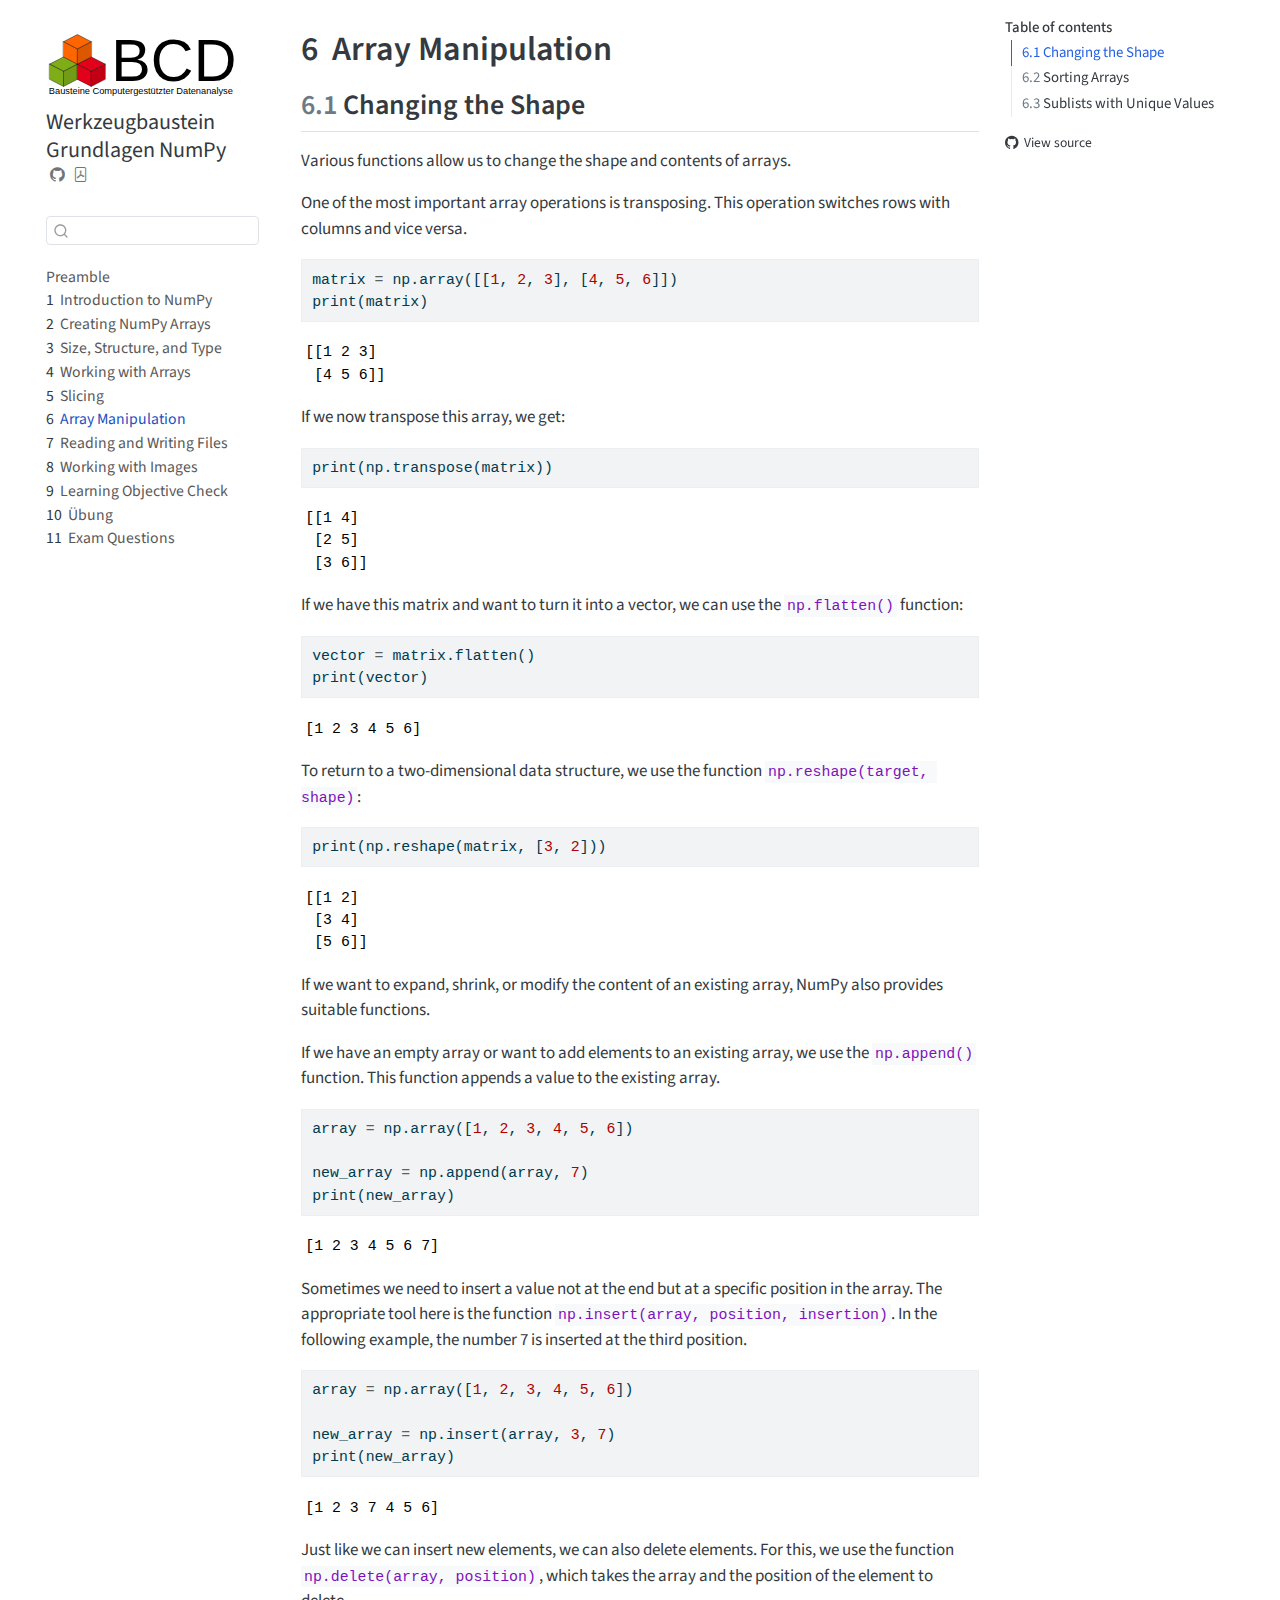
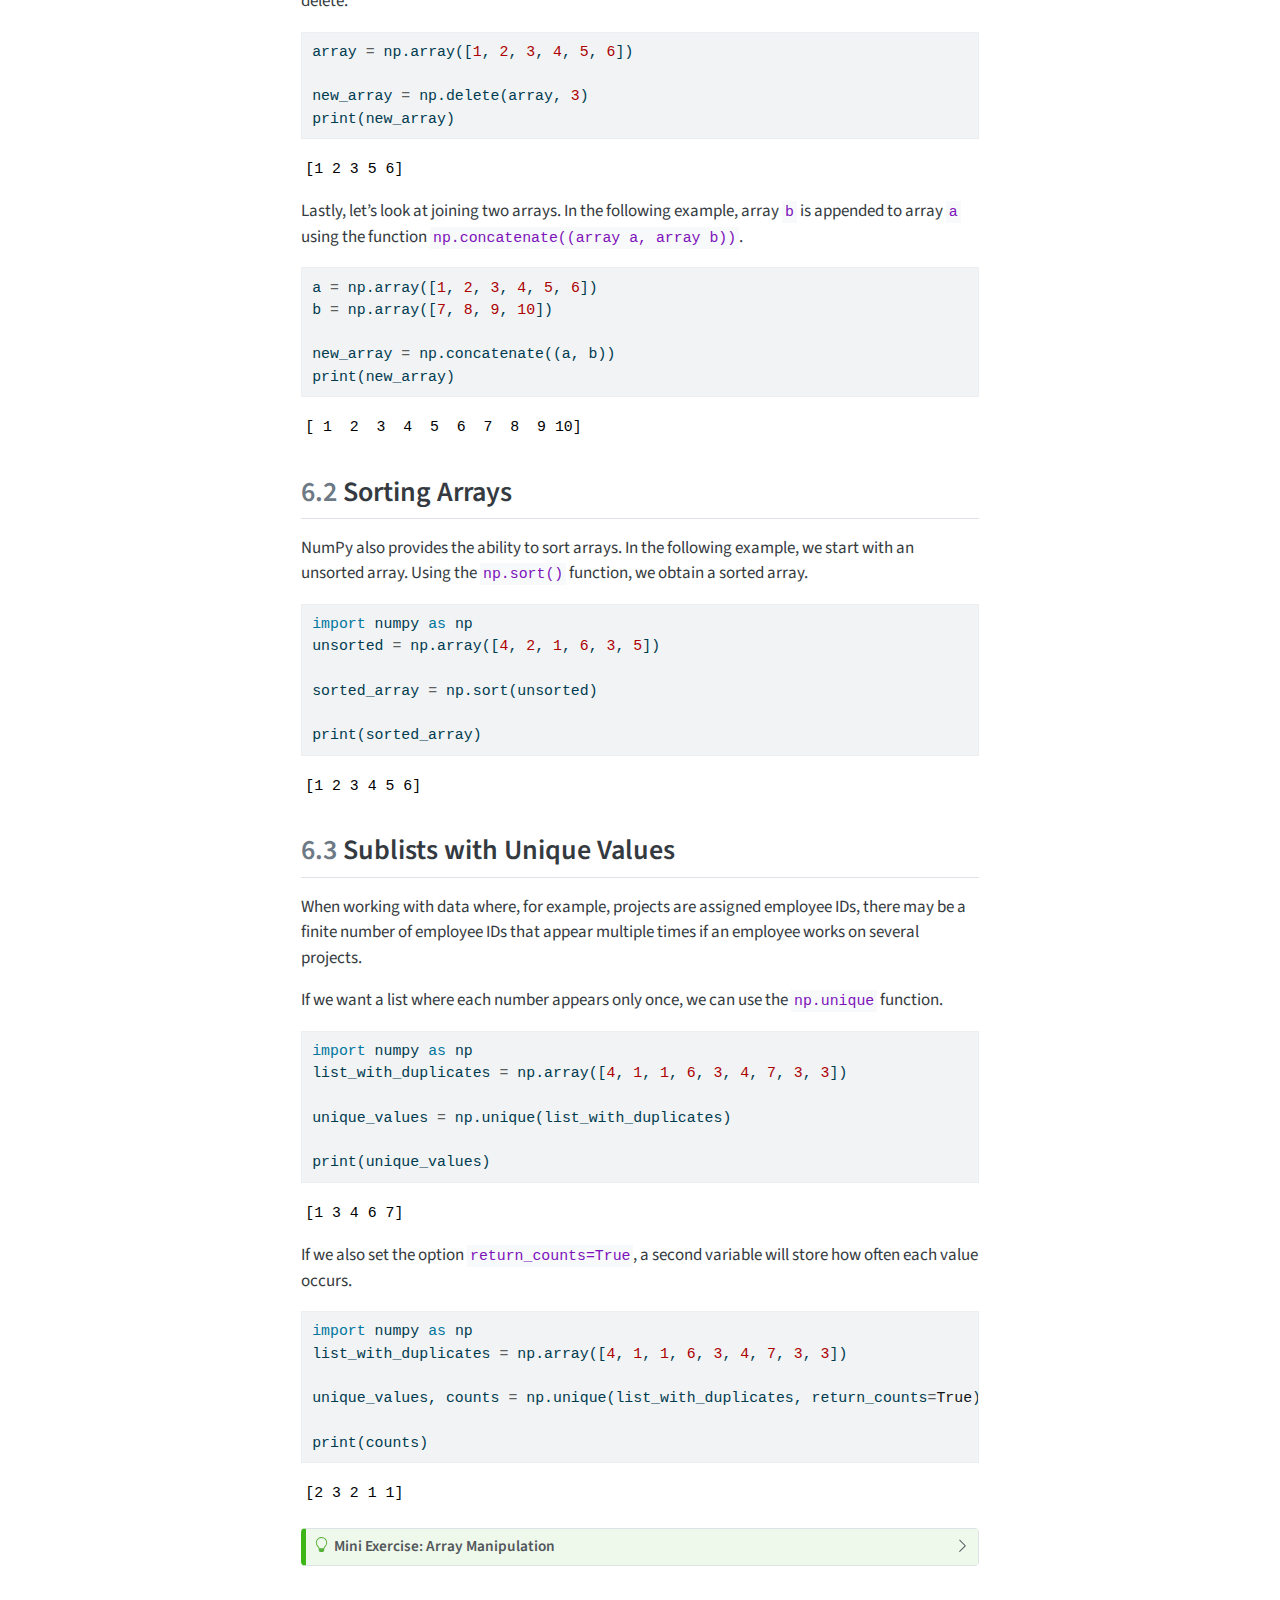
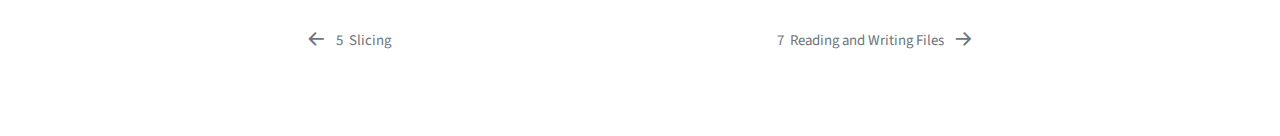
<file: output/book/skript/array_manipulation_en.html>
<!DOCTYPE html>
<html xmlns="http://www.w3.org/1999/xhtml" lang="en" xml:lang="en"><head>

<meta charset="utf-8">
<meta name="generator" content="quarto-1.6.42">

<meta name="viewport" content="width=device-width, initial-scale=1.0, user-scalable=yes">


<title>6&nbsp; Array Manipulation – w-python-numpy-grundlagen</title>
<style>
code{white-space: pre-wrap;}
span.smallcaps{font-variant: small-caps;}
div.columns{display: flex; gap: min(4vw, 1.5em);}
div.column{flex: auto; overflow-x: auto;}
div.hanging-indent{margin-left: 1.5em; text-indent: -1.5em;}
ul.task-list{list-style: none;}
ul.task-list li input[type="checkbox"] {
  width: 0.8em;
  margin: 0 0.8em 0.2em -1em; /* quarto-specific, see https://github.com/quarto-dev/quarto-cli/issues/4556 */ 
  vertical-align: middle;
}
/* CSS for syntax highlighting */
pre > code.sourceCode { white-space: pre; position: relative; }
pre > code.sourceCode > span { line-height: 1.25; }
pre > code.sourceCode > span:empty { height: 1.2em; }
.sourceCode { overflow: visible; }
code.sourceCode > span { color: inherit; text-decoration: inherit; }
div.sourceCode { margin: 1em 0; }
pre.sourceCode { margin: 0; }
@media screen {
div.sourceCode { overflow: auto; }
}
@media print {
pre > code.sourceCode { white-space: pre-wrap; }
pre > code.sourceCode > span { display: inline-block; text-indent: -5em; padding-left: 5em; }
}
pre.numberSource code
  { counter-reset: source-line 0; }
pre.numberSource code > span
  { position: relative; left: -4em; counter-increment: source-line; }
pre.numberSource code > span > a:first-child::before
  { content: counter(source-line);
    position: relative; left: -1em; text-align: right; vertical-align: baseline;
    border: none; display: inline-block;
    -webkit-touch-callout: none; -webkit-user-select: none;
    -khtml-user-select: none; -moz-user-select: none;
    -ms-user-select: none; user-select: none;
    padding: 0 4px; width: 4em;
  }
pre.numberSource { margin-left: 3em;  padding-left: 4px; }
div.sourceCode
  {   }
@media screen {
pre > code.sourceCode > span > a:first-child::before { text-decoration: underline; }
}
</style>


<script src="../site_libs/quarto-nav/quarto-nav.js"></script>
<script src="../site_libs/quarto-nav/headroom.min.js"></script>
<script src="../site_libs/clipboard/clipboard.min.js"></script>
<script src="../site_libs/quarto-search/autocomplete.umd.js"></script>
<script src="../site_libs/quarto-search/fuse.min.js"></script>
<script src="../site_libs/quarto-search/quarto-search.js"></script>
<meta name="quarto:offset" content="../">
<link href="../skript/array_read_n_write_en.html" rel="next">
<link href="../skript/array_slicing_en.html" rel="prev">
<link href="../skript/00-bilder/favicon_bcd_new.svg" rel="icon" type="image/svg+xml">
<script src="../site_libs/quarto-html/quarto.js"></script>
<script src="../site_libs/quarto-html/popper.min.js"></script>
<script src="../site_libs/quarto-html/tippy.umd.min.js"></script>
<script src="../site_libs/quarto-html/anchor.min.js"></script>
<link href="../site_libs/quarto-html/tippy.css" rel="stylesheet">
<link href="../site_libs/quarto-html/quarto-syntax-highlighting-2f5df379a58b258e96c21c0638c20c03.css" rel="stylesheet" id="quarto-text-highlighting-styles">
<script src="../site_libs/bootstrap/bootstrap.min.js"></script>
<link href="../site_libs/bootstrap/bootstrap-icons.css" rel="stylesheet">
<link href="../site_libs/bootstrap/bootstrap-bb74979c250dab67a5dbeca37092ef62.min.css" rel="stylesheet" append-hash="true" id="quarto-bootstrap" data-mode="light">
<script id="quarto-search-options" type="application/json">{
  "location": "sidebar",
  "copy-button": false,
  "collapse-after": 3,
  "panel-placement": "start",
  "type": "textbox",
  "limit": 50,
  "keyboard-shortcut": [
    "f",
    "/",
    "s"
  ],
  "show-item-context": false,
  "language": {
    "search-no-results-text": "No results",
    "search-matching-documents-text": "matching documents",
    "search-copy-link-title": "Copy link to search",
    "search-hide-matches-text": "Hide additional matches",
    "search-more-match-text": "more match in this document",
    "search-more-matches-text": "more matches in this document",
    "search-clear-button-title": "Clear",
    "search-text-placeholder": "",
    "search-detached-cancel-button-title": "Cancel",
    "search-submit-button-title": "Submit",
    "search-label": "Search"
  }
}</script>


</head>

<body class="nav-sidebar floating">

<div id="quarto-search-results"></div>
  <header id="quarto-header" class="headroom fixed-top">
  <nav class="quarto-secondary-nav">
    <div class="container-fluid d-flex">
      <button type="button" class="quarto-btn-toggle btn" data-bs-toggle="collapse" role="button" data-bs-target=".quarto-sidebar-collapse-item" aria-controls="quarto-sidebar" aria-expanded="false" aria-label="Toggle sidebar navigation" onclick="if (window.quartoToggleHeadroom) { window.quartoToggleHeadroom(); }">
        <i class="bi bi-layout-text-sidebar-reverse"></i>
      </button>
        <nav class="quarto-page-breadcrumbs" aria-label="breadcrumb"><ol class="breadcrumb"><li class="breadcrumb-item"><a href="../skript/array_manipulation_en.html"><span class="chapter-number">6</span>&nbsp; <span class="chapter-title">Array Manipulation</span></a></li></ol></nav>
        <a class="flex-grow-1" role="navigation" data-bs-toggle="collapse" data-bs-target=".quarto-sidebar-collapse-item" aria-controls="quarto-sidebar" aria-expanded="false" aria-label="Toggle sidebar navigation" onclick="if (window.quartoToggleHeadroom) { window.quartoToggleHeadroom(); }">      
        </a>
      <button type="button" class="btn quarto-search-button" aria-label="Search" onclick="window.quartoOpenSearch();">
        <i class="bi bi-search"></i>
      </button>
    </div>
  </nav>
</header>
<!-- content -->
<div id="quarto-content" class="quarto-container page-columns page-rows-contents page-layout-article">
<!-- sidebar -->
  <nav id="quarto-sidebar" class="sidebar collapse collapse-horizontal quarto-sidebar-collapse-item sidebar-navigation floating overflow-auto">
    <div class="pt-lg-2 mt-2 text-left sidebar-header sidebar-header-stacked">
      <a href="../index.html" class="sidebar-logo-link">
      <img src="../skript/00-bilder/logo_bcd_new.svg" alt="" class="sidebar-logo py-0 d-lg-inline d-none">
      </a>
    <div class="sidebar-title mb-0 py-0">
      <a href="../">Werkzeugbaustein Grundlagen NumPy</a> 
        <div class="sidebar-tools-main">
    <a href="https://github.com/bausteine-der-datenanalyse/w-python-numpy-grundlagen" title="Source Code" class="quarto-navigation-tool px-1" aria-label="Source Code"><i class="bi bi-github"></i></a>
    <a href="../w-python-numpy-grundlagen.pdf" title="Download PDF" class="quarto-navigation-tool px-1" aria-label="Download PDF"><i class="bi bi-file-pdf"></i></a>
</div>
    </div>
      </div>
        <div class="mt-2 flex-shrink-0 align-items-center">
        <div class="sidebar-search">
        <div id="quarto-search" class="" title="Search"></div>
        </div>
        </div>
    <div class="sidebar-menu-container"> 
    <ul class="list-unstyled mt-1">
        <li class="sidebar-item">
  <div class="sidebar-item-container"> 
  <a href="../index.html" class="sidebar-item-text sidebar-link">
 <span class="menu-text">Preamble</span></a>
  </div>
</li>
        <li class="sidebar-item">
  <div class="sidebar-item-container"> 
  <a href="../skript/introduction_en.html" class="sidebar-item-text sidebar-link">
 <span class="menu-text"><span class="chapter-number">1</span>&nbsp; <span class="chapter-title">Introduction to NumPy</span></span></a>
  </div>
</li>
        <li class="sidebar-item">
  <div class="sidebar-item-container"> 
  <a href="../skript/array_creation_en.html" class="sidebar-item-text sidebar-link">
 <span class="menu-text"><span class="chapter-number">2</span>&nbsp; <span class="chapter-title">Creating NumPy Arrays</span></span></a>
  </div>
</li>
        <li class="sidebar-item">
  <div class="sidebar-item-container"> 
  <a href="../skript/array_info_en.html" class="sidebar-item-text sidebar-link">
 <span class="menu-text"><span class="chapter-number">3</span>&nbsp; <span class="chapter-title">Size, Structure, and Type</span></span></a>
  </div>
</li>
        <li class="sidebar-item">
  <div class="sidebar-item-container"> 
  <a href="../skript/array_calculation_en.html" class="sidebar-item-text sidebar-link">
 <span class="menu-text"><span class="chapter-number">4</span>&nbsp; <span class="chapter-title">Working with Arrays</span></span></a>
  </div>
</li>
        <li class="sidebar-item">
  <div class="sidebar-item-container"> 
  <a href="../skript/array_slicing_en.html" class="sidebar-item-text sidebar-link">
 <span class="menu-text"><span class="chapter-number">5</span>&nbsp; <span class="chapter-title">Slicing</span></span></a>
  </div>
</li>
        <li class="sidebar-item">
  <div class="sidebar-item-container"> 
  <a href="../skript/array_manipulation_en.html" class="sidebar-item-text sidebar-link active">
 <span class="menu-text"><span class="chapter-number">6</span>&nbsp; <span class="chapter-title">Array Manipulation</span></span></a>
  </div>
</li>
        <li class="sidebar-item">
  <div class="sidebar-item-container"> 
  <a href="../skript/array_read_n_write_en.html" class="sidebar-item-text sidebar-link">
 <span class="menu-text"><span class="chapter-number">7</span>&nbsp; <span class="chapter-title">Reading and Writing Files</span></span></a>
  </div>
</li>
        <li class="sidebar-item">
  <div class="sidebar-item-container"> 
  <a href="../skript/array_images_en.html" class="sidebar-item-text sidebar-link">
 <span class="menu-text"><span class="chapter-number">8</span>&nbsp; <span class="chapter-title">Working with Images</span></span></a>
  </div>
</li>
        <li class="sidebar-item">
  <div class="sidebar-item-container"> 
  <a href="../skript/assessment_en.html" class="sidebar-item-text sidebar-link">
 <span class="menu-text"><span class="chapter-number">9</span>&nbsp; <span class="chapter-title">Learning Objective Check</span></span></a>
  </div>
</li>
        <li class="sidebar-item">
  <div class="sidebar-item-container"> 
  <a href="../uebungen/uebung.html" class="sidebar-item-text sidebar-link">
 <span class="menu-text"><span class="chapter-number">10</span>&nbsp; <span class="chapter-title">Übung</span></span></a>
  </div>
</li>
        <li class="sidebar-item">
  <div class="sidebar-item-container"> 
  <a href="../klausurfragen/klausurfragen_en.html" class="sidebar-item-text sidebar-link">
 <span class="menu-text"><span class="chapter-number">11</span>&nbsp; <span class="chapter-title">Exam Questions</span></span></a>
  </div>
</li>
    </ul>
    </div>
</nav>
<div id="quarto-sidebar-glass" class="quarto-sidebar-collapse-item" data-bs-toggle="collapse" data-bs-target=".quarto-sidebar-collapse-item"></div>
<!-- margin-sidebar -->
    <div id="quarto-margin-sidebar" class="sidebar margin-sidebar">
        <nav id="TOC" role="doc-toc" class="toc-active">
    <h2 id="toc-title">Table of contents</h2>
   
  <ul>
  <li><a href="#changing-the-shape" id="toc-changing-the-shape" class="nav-link active" data-scroll-target="#changing-the-shape"><span class="header-section-number">6.1</span> Changing the Shape</a></li>
  <li><a href="#sorting-arrays" id="toc-sorting-arrays" class="nav-link" data-scroll-target="#sorting-arrays"><span class="header-section-number">6.2</span> Sorting Arrays</a></li>
  <li><a href="#sublists-with-unique-values" id="toc-sublists-with-unique-values" class="nav-link" data-scroll-target="#sublists-with-unique-values"><span class="header-section-number">6.3</span> Sublists with Unique Values</a></li>
  </ul>
<div class="toc-actions"><ul><li><a href="https://github.com/bausteine-der-datenanalyse/w-python-numpy-grundlagen/blob/main/skript/array_manipulation_en.qmd" class="toc-action"><i class="bi bi-github"></i>View source</a></li></ul></div></nav>
    </div>
<!-- main -->
<main class="content" id="quarto-document-content">

<header id="title-block-header" class="quarto-title-block default">
<div class="quarto-title">
<h1 class="title"><span class="chapter-number">6</span>&nbsp; <span class="chapter-title">Array Manipulation</span></h1>
</div>



<div class="quarto-title-meta">

    
  
    
  </div>
  


</header>


<section id="changing-the-shape" class="level2" data-number="6.1">
<h2 data-number="6.1" class="anchored" data-anchor-id="changing-the-shape"><span class="header-section-number">6.1</span> Changing the Shape</h2>
<p>Various functions allow us to change the shape and contents of arrays.</p>
<p>One of the most important array operations is transposing. This operation switches rows with columns and vice versa.</p>
<div id="b85cef87" class="cell" data-execution_count="2">
<div class="sourceCode cell-code" id="cb1"><pre class="sourceCode python code-with-copy"><code class="sourceCode python"><span id="cb1-1"><a href="#cb1-1" aria-hidden="true" tabindex="-1"></a>matrix <span class="op">=</span> np.array([[<span class="dv">1</span>, <span class="dv">2</span>, <span class="dv">3</span>], [<span class="dv">4</span>, <span class="dv">5</span>, <span class="dv">6</span>]])</span>
<span id="cb1-2"><a href="#cb1-2" aria-hidden="true" tabindex="-1"></a><span class="bu">print</span>(matrix)</span></code><button title="Copy to Clipboard" class="code-copy-button"><i class="bi"></i></button></pre></div>
<div class="cell-output cell-output-stdout">
<pre><code>[[1 2 3]
 [4 5 6]]</code></pre>
</div>
</div>
<p>If we now transpose this array, we get:</p>
<div id="35949330" class="cell" data-execution_count="3">
<div class="sourceCode cell-code" id="cb3"><pre class="sourceCode python code-with-copy"><code class="sourceCode python"><span id="cb3-1"><a href="#cb3-1" aria-hidden="true" tabindex="-1"></a><span class="bu">print</span>(np.transpose(matrix))</span></code><button title="Copy to Clipboard" class="code-copy-button"><i class="bi"></i></button></pre></div>
<div class="cell-output cell-output-stdout">
<pre><code>[[1 4]
 [2 5]
 [3 6]]</code></pre>
</div>
</div>
<p>If we have this matrix and want to turn it into a vector, we can use the <code>np.flatten()</code> function:</p>
<div id="2a0565c1" class="cell" data-execution_count="4">
<div class="sourceCode cell-code" id="cb5"><pre class="sourceCode python code-with-copy"><code class="sourceCode python"><span id="cb5-1"><a href="#cb5-1" aria-hidden="true" tabindex="-1"></a>vector <span class="op">=</span> matrix.flatten()</span>
<span id="cb5-2"><a href="#cb5-2" aria-hidden="true" tabindex="-1"></a><span class="bu">print</span>(vector)</span></code><button title="Copy to Clipboard" class="code-copy-button"><i class="bi"></i></button></pre></div>
<div class="cell-output cell-output-stdout">
<pre><code>[1 2 3 4 5 6]</code></pre>
</div>
</div>
<p>To return to a two-dimensional data structure, we use the function <code>np.reshape(target, shape)</code>:</p>
<div id="397c7bfe" class="cell" data-execution_count="5">
<div class="sourceCode cell-code" id="cb7"><pre class="sourceCode python code-with-copy"><code class="sourceCode python"><span id="cb7-1"><a href="#cb7-1" aria-hidden="true" tabindex="-1"></a><span class="bu">print</span>(np.reshape(matrix, [<span class="dv">3</span>, <span class="dv">2</span>]))</span></code><button title="Copy to Clipboard" class="code-copy-button"><i class="bi"></i></button></pre></div>
<div class="cell-output cell-output-stdout">
<pre><code>[[1 2]
 [3 4]
 [5 6]]</code></pre>
</div>
</div>
<p>If we want to expand, shrink, or modify the content of an existing array, NumPy also provides suitable functions.</p>
<p>If we have an empty array or want to add elements to an existing array, we use the <code>np.append()</code> function. This function appends a value to the existing array.</p>
<div id="d65f1555" class="cell" data-execution_count="6">
<div class="sourceCode cell-code" id="cb9"><pre class="sourceCode python code-with-copy"><code class="sourceCode python"><span id="cb9-1"><a href="#cb9-1" aria-hidden="true" tabindex="-1"></a>array <span class="op">=</span> np.array([<span class="dv">1</span>, <span class="dv">2</span>, <span class="dv">3</span>, <span class="dv">4</span>, <span class="dv">5</span>, <span class="dv">6</span>])</span>
<span id="cb9-2"><a href="#cb9-2" aria-hidden="true" tabindex="-1"></a></span>
<span id="cb9-3"><a href="#cb9-3" aria-hidden="true" tabindex="-1"></a>new_array <span class="op">=</span> np.append(array, <span class="dv">7</span>)</span>
<span id="cb9-4"><a href="#cb9-4" aria-hidden="true" tabindex="-1"></a><span class="bu">print</span>(new_array)</span></code><button title="Copy to Clipboard" class="code-copy-button"><i class="bi"></i></button></pre></div>
<div class="cell-output cell-output-stdout">
<pre><code>[1 2 3 4 5 6 7]</code></pre>
</div>
</div>
<p>Sometimes we need to insert a value not at the end but at a specific position in the array. The appropriate tool here is the function <code>np.insert(array, position, insertion)</code>. In the following example, the number 7 is inserted at the third position.</p>
<div id="8866a4fe" class="cell" data-execution_count="7">
<div class="sourceCode cell-code" id="cb11"><pre class="sourceCode python code-with-copy"><code class="sourceCode python"><span id="cb11-1"><a href="#cb11-1" aria-hidden="true" tabindex="-1"></a>array <span class="op">=</span> np.array([<span class="dv">1</span>, <span class="dv">2</span>, <span class="dv">3</span>, <span class="dv">4</span>, <span class="dv">5</span>, <span class="dv">6</span>])</span>
<span id="cb11-2"><a href="#cb11-2" aria-hidden="true" tabindex="-1"></a></span>
<span id="cb11-3"><a href="#cb11-3" aria-hidden="true" tabindex="-1"></a>new_array <span class="op">=</span> np.insert(array, <span class="dv">3</span>, <span class="dv">7</span>)</span>
<span id="cb11-4"><a href="#cb11-4" aria-hidden="true" tabindex="-1"></a><span class="bu">print</span>(new_array)</span></code><button title="Copy to Clipboard" class="code-copy-button"><i class="bi"></i></button></pre></div>
<div class="cell-output cell-output-stdout">
<pre><code>[1 2 3 7 4 5 6]</code></pre>
</div>
</div>
<p>Just like we can insert new elements, we can also delete elements. For this, we use the function <code>np.delete(array, position)</code>, which takes the array and the position of the element to delete.</p>
<div id="37ce5409" class="cell" data-execution_count="8">
<div class="sourceCode cell-code" id="cb13"><pre class="sourceCode python code-with-copy"><code class="sourceCode python"><span id="cb13-1"><a href="#cb13-1" aria-hidden="true" tabindex="-1"></a>array <span class="op">=</span> np.array([<span class="dv">1</span>, <span class="dv">2</span>, <span class="dv">3</span>, <span class="dv">4</span>, <span class="dv">5</span>, <span class="dv">6</span>])</span>
<span id="cb13-2"><a href="#cb13-2" aria-hidden="true" tabindex="-1"></a></span>
<span id="cb13-3"><a href="#cb13-3" aria-hidden="true" tabindex="-1"></a>new_array <span class="op">=</span> np.delete(array, <span class="dv">3</span>)</span>
<span id="cb13-4"><a href="#cb13-4" aria-hidden="true" tabindex="-1"></a><span class="bu">print</span>(new_array)</span></code><button title="Copy to Clipboard" class="code-copy-button"><i class="bi"></i></button></pre></div>
<div class="cell-output cell-output-stdout">
<pre><code>[1 2 3 5 6]</code></pre>
</div>
</div>
<p>Lastly, let’s look at joining two arrays. In the following example, array <code>b</code> is appended to array <code>a</code> using the function <code>np.concatenate((array a, array b))</code>.</p>
<div id="80268bfb" class="cell" data-execution_count="9">
<div class="sourceCode cell-code" id="cb15"><pre class="sourceCode python code-with-copy"><code class="sourceCode python"><span id="cb15-1"><a href="#cb15-1" aria-hidden="true" tabindex="-1"></a>a <span class="op">=</span> np.array([<span class="dv">1</span>, <span class="dv">2</span>, <span class="dv">3</span>, <span class="dv">4</span>, <span class="dv">5</span>, <span class="dv">6</span>])</span>
<span id="cb15-2"><a href="#cb15-2" aria-hidden="true" tabindex="-1"></a>b <span class="op">=</span> np.array([<span class="dv">7</span>, <span class="dv">8</span>, <span class="dv">9</span>, <span class="dv">10</span>])</span>
<span id="cb15-3"><a href="#cb15-3" aria-hidden="true" tabindex="-1"></a></span>
<span id="cb15-4"><a href="#cb15-4" aria-hidden="true" tabindex="-1"></a>new_array <span class="op">=</span> np.concatenate((a, b))</span>
<span id="cb15-5"><a href="#cb15-5" aria-hidden="true" tabindex="-1"></a><span class="bu">print</span>(new_array)</span></code><button title="Copy to Clipboard" class="code-copy-button"><i class="bi"></i></button></pre></div>
<div class="cell-output cell-output-stdout">
<pre><code>[ 1  2  3  4  5  6  7  8  9 10]</code></pre>
</div>
</div>
</section>
<section id="sorting-arrays" class="level2" data-number="6.2">
<h2 data-number="6.2" class="anchored" data-anchor-id="sorting-arrays"><span class="header-section-number">6.2</span> Sorting Arrays</h2>
<p>NumPy also provides the ability to sort arrays. In the following example, we start with an unsorted array. Using the <code>np.sort()</code> function, we obtain a sorted array.</p>
<div id="0a0a30fc" class="cell" data-execution_count="10">
<div class="sourceCode cell-code" id="cb17"><pre class="sourceCode python code-with-copy"><code class="sourceCode python"><span id="cb17-1"><a href="#cb17-1" aria-hidden="true" tabindex="-1"></a><span class="im">import</span> numpy <span class="im">as</span> np</span>
<span id="cb17-2"><a href="#cb17-2" aria-hidden="true" tabindex="-1"></a>unsorted <span class="op">=</span> np.array([<span class="dv">4</span>, <span class="dv">2</span>, <span class="dv">1</span>, <span class="dv">6</span>, <span class="dv">3</span>, <span class="dv">5</span>])</span>
<span id="cb17-3"><a href="#cb17-3" aria-hidden="true" tabindex="-1"></a></span>
<span id="cb17-4"><a href="#cb17-4" aria-hidden="true" tabindex="-1"></a>sorted_array <span class="op">=</span> np.sort(unsorted)</span>
<span id="cb17-5"><a href="#cb17-5" aria-hidden="true" tabindex="-1"></a></span>
<span id="cb17-6"><a href="#cb17-6" aria-hidden="true" tabindex="-1"></a><span class="bu">print</span>(sorted_array)</span></code><button title="Copy to Clipboard" class="code-copy-button"><i class="bi"></i></button></pre></div>
<div class="cell-output cell-output-stdout">
<pre><code>[1 2 3 4 5 6]</code></pre>
</div>
</div>
</section>
<section id="sublists-with-unique-values" class="level2" data-number="6.3">
<h2 data-number="6.3" class="anchored" data-anchor-id="sublists-with-unique-values"><span class="header-section-number">6.3</span> Sublists with Unique Values</h2>
<p>When working with data where, for example, projects are assigned employee IDs, there may be a finite number of employee IDs that appear multiple times if an employee works on several projects.</p>
<p>If we want a list where each number appears only once, we can use the <code>np.unique</code> function.</p>
<div id="300b664f" class="cell" data-execution_count="11">
<div class="sourceCode cell-code" id="cb19"><pre class="sourceCode python code-with-copy"><code class="sourceCode python"><span id="cb19-1"><a href="#cb19-1" aria-hidden="true" tabindex="-1"></a><span class="im">import</span> numpy <span class="im">as</span> np</span>
<span id="cb19-2"><a href="#cb19-2" aria-hidden="true" tabindex="-1"></a>list_with_duplicates <span class="op">=</span> np.array([<span class="dv">4</span>, <span class="dv">1</span>, <span class="dv">1</span>, <span class="dv">6</span>, <span class="dv">3</span>, <span class="dv">4</span>, <span class="dv">7</span>, <span class="dv">3</span>, <span class="dv">3</span>])</span>
<span id="cb19-3"><a href="#cb19-3" aria-hidden="true" tabindex="-1"></a></span>
<span id="cb19-4"><a href="#cb19-4" aria-hidden="true" tabindex="-1"></a>unique_values <span class="op">=</span> np.unique(list_with_duplicates)</span>
<span id="cb19-5"><a href="#cb19-5" aria-hidden="true" tabindex="-1"></a></span>
<span id="cb19-6"><a href="#cb19-6" aria-hidden="true" tabindex="-1"></a><span class="bu">print</span>(unique_values)</span></code><button title="Copy to Clipboard" class="code-copy-button"><i class="bi"></i></button></pre></div>
<div class="cell-output cell-output-stdout">
<pre><code>[1 3 4 6 7]</code></pre>
</div>
</div>
<p>If we also set the option <code>return_counts=True</code>, a second variable will store how often each value occurs.</p>
<div id="9f169f5b" class="cell" data-execution_count="12">
<div class="sourceCode cell-code" id="cb21"><pre class="sourceCode python code-with-copy"><code class="sourceCode python"><span id="cb21-1"><a href="#cb21-1" aria-hidden="true" tabindex="-1"></a><span class="im">import</span> numpy <span class="im">as</span> np</span>
<span id="cb21-2"><a href="#cb21-2" aria-hidden="true" tabindex="-1"></a>list_with_duplicates <span class="op">=</span> np.array([<span class="dv">4</span>, <span class="dv">1</span>, <span class="dv">1</span>, <span class="dv">6</span>, <span class="dv">3</span>, <span class="dv">4</span>, <span class="dv">7</span>, <span class="dv">3</span>, <span class="dv">3</span>])</span>
<span id="cb21-3"><a href="#cb21-3" aria-hidden="true" tabindex="-1"></a></span>
<span id="cb21-4"><a href="#cb21-4" aria-hidden="true" tabindex="-1"></a>unique_values, counts <span class="op">=</span> np.unique(list_with_duplicates, return_counts<span class="op">=</span><span class="va">True</span>)</span>
<span id="cb21-5"><a href="#cb21-5" aria-hidden="true" tabindex="-1"></a></span>
<span id="cb21-6"><a href="#cb21-6" aria-hidden="true" tabindex="-1"></a><span class="bu">print</span>(counts)</span></code><button title="Copy to Clipboard" class="code-copy-button"><i class="bi"></i></button></pre></div>
<div class="cell-output cell-output-stdout">
<pre><code>[2 3 2 1 1]</code></pre>
</div>
</div>
<div class="callout callout-style-default callout-tip callout-titled">
<div class="callout-header d-flex align-content-center" data-bs-toggle="collapse" data-bs-target=".callout-2-contents" aria-controls="callout-2" aria-expanded="false" aria-label="Toggle callout">
<div class="callout-icon-container">
<i class="callout-icon"></i>
</div>
<div class="callout-title-container flex-fill">
Mini Exercise: Array Manipulation
</div>
<div class="callout-btn-toggle d-inline-block border-0 py-1 ps-1 pe-0 float-end"><i class="callout-toggle"></i></div>
</div>
<div id="callout-2" class="callout-2-contents callout-collapse collapse">
<div class="callout-body-container callout-body">
<p>Given the following two-dimensional array named <code>matrix</code>:</p>
<div id="d4ae3c8f" class="cell" data-execution_count="13">
<div class="sourceCode cell-code" id="cb23"><pre class="sourceCode python code-with-copy"><code class="sourceCode python"><span id="cb23-1"><a href="#cb23-1" aria-hidden="true" tabindex="-1"></a>matrix <span class="op">=</span> np.array([</span>
<span id="cb23-2"><a href="#cb23-2" aria-hidden="true" tabindex="-1"></a>    [<span class="dv">4</span>, <span class="dv">7</span>, <span class="dv">2</span>, <span class="dv">8</span>],</span>
<span id="cb23-3"><a href="#cb23-3" aria-hidden="true" tabindex="-1"></a>    [<span class="dv">1</span>, <span class="dv">5</span>, <span class="dv">3</span>, <span class="dv">6</span>],</span>
<span id="cb23-4"><a href="#cb23-4" aria-hidden="true" tabindex="-1"></a>    [<span class="dv">9</span>, <span class="dv">2</span>, <span class="dv">4</span>, <span class="dv">7</span>]</span>
<span id="cb23-5"><a href="#cb23-5" aria-hidden="true" tabindex="-1"></a>])</span></code><button title="Copy to Clipboard" class="code-copy-button"><i class="bi"></i></button></pre></div>
</div>
<ol type="1">
<li>Change the shape of the array <code>matrix</code> into a one-dimensional array.</li>
<li>Sort the one-dimensional array in ascending order.</li>
<li>Change the shape of the sorted array into a two-dimensional array with 2 rows and 6 columns.</li>
<li>Determine the unique elements in the original array <code>matrix</code> and print them.</li>
</ol>
<div class="callout callout-style-default callout-caution no-icon callout-titled">
<div class="callout-header d-flex align-content-center" data-bs-toggle="collapse" data-bs-target=".callout-1-contents" aria-controls="callout-1" aria-expanded="false" aria-label="Toggle callout">
<div class="callout-icon-container">
<i class="callout-icon no-icon"></i>
</div>
<div class="callout-title-container flex-fill">
Solution
</div>
<div class="callout-btn-toggle d-inline-block border-0 py-1 ps-1 pe-0 float-end"><i class="callout-toggle"></i></div>
</div>
<div id="callout-1" class="callout-1-contents callout-collapse collapse">
<div class="callout-body-container callout-body">
<div id="fafdff87" class="cell" data-execution_count="14">
<div class="sourceCode cell-code" id="cb24"><pre class="sourceCode python code-with-copy"><code class="sourceCode python"><span id="cb24-1"><a href="#cb24-1" aria-hidden="true" tabindex="-1"></a>matrix <span class="op">=</span> np.array([</span>
<span id="cb24-2"><a href="#cb24-2" aria-hidden="true" tabindex="-1"></a>    [<span class="dv">4</span>, <span class="dv">7</span>, <span class="dv">2</span>, <span class="dv">8</span>],</span>
<span id="cb24-3"><a href="#cb24-3" aria-hidden="true" tabindex="-1"></a>    [<span class="dv">1</span>, <span class="dv">5</span>, <span class="dv">3</span>, <span class="dv">6</span>],</span>
<span id="cb24-4"><a href="#cb24-4" aria-hidden="true" tabindex="-1"></a>    [<span class="dv">9</span>, <span class="dv">2</span>, <span class="dv">4</span>, <span class="dv">7</span>]</span>
<span id="cb24-5"><a href="#cb24-5" aria-hidden="true" tabindex="-1"></a>])</span>
<span id="cb24-6"><a href="#cb24-6" aria-hidden="true" tabindex="-1"></a></span>
<span id="cb24-7"><a href="#cb24-7" aria-hidden="true" tabindex="-1"></a><span class="co"># 1. Change to a one-dimensional array</span></span>
<span id="cb24-8"><a href="#cb24-8" aria-hidden="true" tabindex="-1"></a>flat_array <span class="op">=</span> matrix.flatten()</span>
<span id="cb24-9"><a href="#cb24-9" aria-hidden="true" tabindex="-1"></a></span>
<span id="cb24-10"><a href="#cb24-10" aria-hidden="true" tabindex="-1"></a><span class="co"># 2. Sort the one-dimensional array in ascending order</span></span>
<span id="cb24-11"><a href="#cb24-11" aria-hidden="true" tabindex="-1"></a>sorted_array <span class="op">=</span> np.sort(flat_array)</span>
<span id="cb24-12"><a href="#cb24-12" aria-hidden="true" tabindex="-1"></a></span>
<span id="cb24-13"><a href="#cb24-13" aria-hidden="true" tabindex="-1"></a><span class="co"># 3. Reshape the sorted array into a 2x6 array</span></span>
<span id="cb24-14"><a href="#cb24-14" aria-hidden="true" tabindex="-1"></a>reshaped_array <span class="op">=</span> sorted_array.reshape(<span class="dv">2</span>, <span class="dv">6</span>)</span>
<span id="cb24-15"><a href="#cb24-15" aria-hidden="true" tabindex="-1"></a></span>
<span id="cb24-16"><a href="#cb24-16" aria-hidden="true" tabindex="-1"></a><span class="co"># 4. Find the unique elements in the original array</span></span>
<span id="cb24-17"><a href="#cb24-17" aria-hidden="true" tabindex="-1"></a>unique_elements_original <span class="op">=</span> np.unique(matrix)</span></code><button title="Copy to Clipboard" class="code-copy-button"><i class="bi"></i></button></pre></div>
</div>
</div>
</div>
</div>
</div>
</div>
</div>


</section>

</main> <!-- /main -->
<script id="quarto-html-after-body" type="application/javascript">
window.document.addEventListener("DOMContentLoaded", function (event) {
  const toggleBodyColorMode = (bsSheetEl) => {
    const mode = bsSheetEl.getAttribute("data-mode");
    const bodyEl = window.document.querySelector("body");
    if (mode === "dark") {
      bodyEl.classList.add("quarto-dark");
      bodyEl.classList.remove("quarto-light");
    } else {
      bodyEl.classList.add("quarto-light");
      bodyEl.classList.remove("quarto-dark");
    }
  }
  const toggleBodyColorPrimary = () => {
    const bsSheetEl = window.document.querySelector("link#quarto-bootstrap");
    if (bsSheetEl) {
      toggleBodyColorMode(bsSheetEl);
    }
  }
  toggleBodyColorPrimary();  
  const icon = "";
  const anchorJS = new window.AnchorJS();
  anchorJS.options = {
    placement: 'right',
    icon: icon
  };
  anchorJS.add('.anchored');
  const isCodeAnnotation = (el) => {
    for (const clz of el.classList) {
      if (clz.startsWith('code-annotation-')) {                     
        return true;
      }
    }
    return false;
  }
  const onCopySuccess = function(e) {
    // button target
    const button = e.trigger;
    // don't keep focus
    button.blur();
    // flash "checked"
    button.classList.add('code-copy-button-checked');
    var currentTitle = button.getAttribute("title");
    button.setAttribute("title", "Copied!");
    let tooltip;
    if (window.bootstrap) {
      button.setAttribute("data-bs-toggle", "tooltip");
      button.setAttribute("data-bs-placement", "left");
      button.setAttribute("data-bs-title", "Copied!");
      tooltip = new bootstrap.Tooltip(button, 
        { trigger: "manual", 
          customClass: "code-copy-button-tooltip",
          offset: [0, -8]});
      tooltip.show();    
    }
    setTimeout(function() {
      if (tooltip) {
        tooltip.hide();
        button.removeAttribute("data-bs-title");
        button.removeAttribute("data-bs-toggle");
        button.removeAttribute("data-bs-placement");
      }
      button.setAttribute("title", currentTitle);
      button.classList.remove('code-copy-button-checked');
    }, 1000);
    // clear code selection
    e.clearSelection();
  }
  const getTextToCopy = function(trigger) {
      const codeEl = trigger.previousElementSibling.cloneNode(true);
      for (const childEl of codeEl.children) {
        if (isCodeAnnotation(childEl)) {
          childEl.remove();
        }
      }
      return codeEl.innerText;
  }
  const clipboard = new window.ClipboardJS('.code-copy-button:not([data-in-quarto-modal])', {
    text: getTextToCopy
  });
  clipboard.on('success', onCopySuccess);
  if (window.document.getElementById('quarto-embedded-source-code-modal')) {
    const clipboardModal = new window.ClipboardJS('.code-copy-button[data-in-quarto-modal]', {
      text: getTextToCopy,
      container: window.document.getElementById('quarto-embedded-source-code-modal')
    });
    clipboardModal.on('success', onCopySuccess);
  }
    var localhostRegex = new RegExp(/^(?:http|https):\/\/localhost\:?[0-9]*\//);
    var mailtoRegex = new RegExp(/^mailto:/);
      var filterRegex = new RegExp('/' + window.location.host + '/');
    var isInternal = (href) => {
        return filterRegex.test(href) || localhostRegex.test(href) || mailtoRegex.test(href);
    }
    // Inspect non-navigation links and adorn them if external
 	var links = window.document.querySelectorAll('a[href]:not(.nav-link):not(.navbar-brand):not(.toc-action):not(.sidebar-link):not(.sidebar-item-toggle):not(.pagination-link):not(.no-external):not([aria-hidden]):not(.dropdown-item):not(.quarto-navigation-tool):not(.about-link)');
    for (var i=0; i<links.length; i++) {
      const link = links[i];
      if (!isInternal(link.href)) {
        // undo the damage that might have been done by quarto-nav.js in the case of
        // links that we want to consider external
        if (link.dataset.originalHref !== undefined) {
          link.href = link.dataset.originalHref;
        }
      }
    }
  function tippyHover(el, contentFn, onTriggerFn, onUntriggerFn) {
    const config = {
      allowHTML: true,
      maxWidth: 500,
      delay: 100,
      arrow: false,
      appendTo: function(el) {
          return el.parentElement;
      },
      interactive: true,
      interactiveBorder: 10,
      theme: 'quarto',
      placement: 'bottom-start',
    };
    if (contentFn) {
      config.content = contentFn;
    }
    if (onTriggerFn) {
      config.onTrigger = onTriggerFn;
    }
    if (onUntriggerFn) {
      config.onUntrigger = onUntriggerFn;
    }
    window.tippy(el, config); 
  }
  const noterefs = window.document.querySelectorAll('a[role="doc-noteref"]');
  for (var i=0; i<noterefs.length; i++) {
    const ref = noterefs[i];
    tippyHover(ref, function() {
      // use id or data attribute instead here
      let href = ref.getAttribute('data-footnote-href') || ref.getAttribute('href');
      try { href = new URL(href).hash; } catch {}
      const id = href.replace(/^#\/?/, "");
      const note = window.document.getElementById(id);
      if (note) {
        return note.innerHTML;
      } else {
        return "";
      }
    });
  }
  const xrefs = window.document.querySelectorAll('a.quarto-xref');
  const processXRef = (id, note) => {
    // Strip column container classes
    const stripColumnClz = (el) => {
      el.classList.remove("page-full", "page-columns");
      if (el.children) {
        for (const child of el.children) {
          stripColumnClz(child);
        }
      }
    }
    stripColumnClz(note)
    if (id === null || id.startsWith('sec-')) {
      // Special case sections, only their first couple elements
      const container = document.createElement("div");
      if (note.children && note.children.length > 2) {
        container.appendChild(note.children[0].cloneNode(true));
        for (let i = 1; i < note.children.length; i++) {
          const child = note.children[i];
          if (child.tagName === "P" && child.innerText === "") {
            continue;
          } else {
            container.appendChild(child.cloneNode(true));
            break;
          }
        }
        if (window.Quarto?.typesetMath) {
          window.Quarto.typesetMath(container);
        }
        return container.innerHTML
      } else {
        if (window.Quarto?.typesetMath) {
          window.Quarto.typesetMath(note);
        }
        return note.innerHTML;
      }
    } else {
      // Remove any anchor links if they are present
      const anchorLink = note.querySelector('a.anchorjs-link');
      if (anchorLink) {
        anchorLink.remove();
      }
      if (window.Quarto?.typesetMath) {
        window.Quarto.typesetMath(note);
      }
      if (note.classList.contains("callout")) {
        return note.outerHTML;
      } else {
        return note.innerHTML;
      }
    }
  }
  for (var i=0; i<xrefs.length; i++) {
    const xref = xrefs[i];
    tippyHover(xref, undefined, function(instance) {
      instance.disable();
      let url = xref.getAttribute('href');
      let hash = undefined; 
      if (url.startsWith('#')) {
        hash = url;
      } else {
        try { hash = new URL(url).hash; } catch {}
      }
      if (hash) {
        const id = hash.replace(/^#\/?/, "");
        const note = window.document.getElementById(id);
        if (note !== null) {
          try {
            const html = processXRef(id, note.cloneNode(true));
            instance.setContent(html);
          } finally {
            instance.enable();
            instance.show();
          }
        } else {
          // See if we can fetch this
          fetch(url.split('#')[0])
          .then(res => res.text())
          .then(html => {
            const parser = new DOMParser();
            const htmlDoc = parser.parseFromString(html, "text/html");
            const note = htmlDoc.getElementById(id);
            if (note !== null) {
              const html = processXRef(id, note);
              instance.setContent(html);
            } 
          }).finally(() => {
            instance.enable();
            instance.show();
          });
        }
      } else {
        // See if we can fetch a full url (with no hash to target)
        // This is a special case and we should probably do some content thinning / targeting
        fetch(url)
        .then(res => res.text())
        .then(html => {
          const parser = new DOMParser();
          const htmlDoc = parser.parseFromString(html, "text/html");
          const note = htmlDoc.querySelector('main.content');
          if (note !== null) {
            // This should only happen for chapter cross references
            // (since there is no id in the URL)
            // remove the first header
            if (note.children.length > 0 && note.children[0].tagName === "HEADER") {
              note.children[0].remove();
            }
            const html = processXRef(null, note);
            instance.setContent(html);
          } 
        }).finally(() => {
          instance.enable();
          instance.show();
        });
      }
    }, function(instance) {
    });
  }
      let selectedAnnoteEl;
      const selectorForAnnotation = ( cell, annotation) => {
        let cellAttr = 'data-code-cell="' + cell + '"';
        let lineAttr = 'data-code-annotation="' +  annotation + '"';
        const selector = 'span[' + cellAttr + '][' + lineAttr + ']';
        return selector;
      }
      const selectCodeLines = (annoteEl) => {
        const doc = window.document;
        const targetCell = annoteEl.getAttribute("data-target-cell");
        const targetAnnotation = annoteEl.getAttribute("data-target-annotation");
        const annoteSpan = window.document.querySelector(selectorForAnnotation(targetCell, targetAnnotation));
        const lines = annoteSpan.getAttribute("data-code-lines").split(",");
        const lineIds = lines.map((line) => {
          return targetCell + "-" + line;
        })
        let top = null;
        let height = null;
        let parent = null;
        if (lineIds.length > 0) {
            //compute the position of the single el (top and bottom and make a div)
            const el = window.document.getElementById(lineIds[0]);
            top = el.offsetTop;
            height = el.offsetHeight;
            parent = el.parentElement.parentElement;
          if (lineIds.length > 1) {
            const lastEl = window.document.getElementById(lineIds[lineIds.length - 1]);
            const bottom = lastEl.offsetTop + lastEl.offsetHeight;
            height = bottom - top;
          }
          if (top !== null && height !== null && parent !== null) {
            // cook up a div (if necessary) and position it 
            let div = window.document.getElementById("code-annotation-line-highlight");
            if (div === null) {
              div = window.document.createElement("div");
              div.setAttribute("id", "code-annotation-line-highlight");
              div.style.position = 'absolute';
              parent.appendChild(div);
            }
            div.style.top = top - 2 + "px";
            div.style.height = height + 4 + "px";
            div.style.left = 0;
            let gutterDiv = window.document.getElementById("code-annotation-line-highlight-gutter");
            if (gutterDiv === null) {
              gutterDiv = window.document.createElement("div");
              gutterDiv.setAttribute("id", "code-annotation-line-highlight-gutter");
              gutterDiv.style.position = 'absolute';
              const codeCell = window.document.getElementById(targetCell);
              const gutter = codeCell.querySelector('.code-annotation-gutter');
              gutter.appendChild(gutterDiv);
            }
            gutterDiv.style.top = top - 2 + "px";
            gutterDiv.style.height = height + 4 + "px";
          }
          selectedAnnoteEl = annoteEl;
        }
      };
      const unselectCodeLines = () => {
        const elementsIds = ["code-annotation-line-highlight", "code-annotation-line-highlight-gutter"];
        elementsIds.forEach((elId) => {
          const div = window.document.getElementById(elId);
          if (div) {
            div.remove();
          }
        });
        selectedAnnoteEl = undefined;
      };
        // Handle positioning of the toggle
    window.addEventListener(
      "resize",
      throttle(() => {
        elRect = undefined;
        if (selectedAnnoteEl) {
          selectCodeLines(selectedAnnoteEl);
        }
      }, 10)
    );
    function throttle(fn, ms) {
    let throttle = false;
    let timer;
      return (...args) => {
        if(!throttle) { // first call gets through
            fn.apply(this, args);
            throttle = true;
        } else { // all the others get throttled
            if(timer) clearTimeout(timer); // cancel #2
            timer = setTimeout(() => {
              fn.apply(this, args);
              timer = throttle = false;
            }, ms);
        }
      };
    }
      // Attach click handler to the DT
      const annoteDls = window.document.querySelectorAll('dt[data-target-cell]');
      for (const annoteDlNode of annoteDls) {
        annoteDlNode.addEventListener('click', (event) => {
          const clickedEl = event.target;
          if (clickedEl !== selectedAnnoteEl) {
            unselectCodeLines();
            const activeEl = window.document.querySelector('dt[data-target-cell].code-annotation-active');
            if (activeEl) {
              activeEl.classList.remove('code-annotation-active');
            }
            selectCodeLines(clickedEl);
            clickedEl.classList.add('code-annotation-active');
          } else {
            // Unselect the line
            unselectCodeLines();
            clickedEl.classList.remove('code-annotation-active');
          }
        });
      }
  const findCites = (el) => {
    const parentEl = el.parentElement;
    if (parentEl) {
      const cites = parentEl.dataset.cites;
      if (cites) {
        return {
          el,
          cites: cites.split(' ')
        };
      } else {
        return findCites(el.parentElement)
      }
    } else {
      return undefined;
    }
  };
  var bibliorefs = window.document.querySelectorAll('a[role="doc-biblioref"]');
  for (var i=0; i<bibliorefs.length; i++) {
    const ref = bibliorefs[i];
    const citeInfo = findCites(ref);
    if (citeInfo) {
      tippyHover(citeInfo.el, function() {
        var popup = window.document.createElement('div');
        citeInfo.cites.forEach(function(cite) {
          var citeDiv = window.document.createElement('div');
          citeDiv.classList.add('hanging-indent');
          citeDiv.classList.add('csl-entry');
          var biblioDiv = window.document.getElementById('ref-' + cite);
          if (biblioDiv) {
            citeDiv.innerHTML = biblioDiv.innerHTML;
          }
          popup.appendChild(citeDiv);
        });
        return popup.innerHTML;
      });
    }
  }
});
</script>
<nav class="page-navigation">
  <div class="nav-page nav-page-previous">
      <a href="../skript/array_slicing_en.html" class="pagination-link" aria-label="Slicing">
        <i class="bi bi-arrow-left-short"></i> <span class="nav-page-text"><span class="chapter-number">5</span>&nbsp; <span class="chapter-title">Slicing</span></span>
      </a>          
  </div>
  <div class="nav-page nav-page-next">
      <a href="../skript/array_read_n_write_en.html" class="pagination-link" aria-label="Reading and Writing Files">
        <span class="nav-page-text"><span class="chapter-number">7</span>&nbsp; <span class="chapter-title">Reading and Writing Files</span></span> <i class="bi bi-arrow-right-short"></i>
      </a>
  </div>
</nav>
</div> <!-- /content -->




<footer class="footer"><div class="nav-footer"><div class="nav-footer-center"><div class="toc-actions d-sm-block d-md-none"><ul><li><a href="https://github.com/bausteine-der-datenanalyse/w-python-numpy-grundlagen/blob/main/skript/array_manipulation_en.qmd" class="toc-action"><i class="bi bi-github"></i>View source</a></li></ul></div></div></div></footer></body></html>
</file>
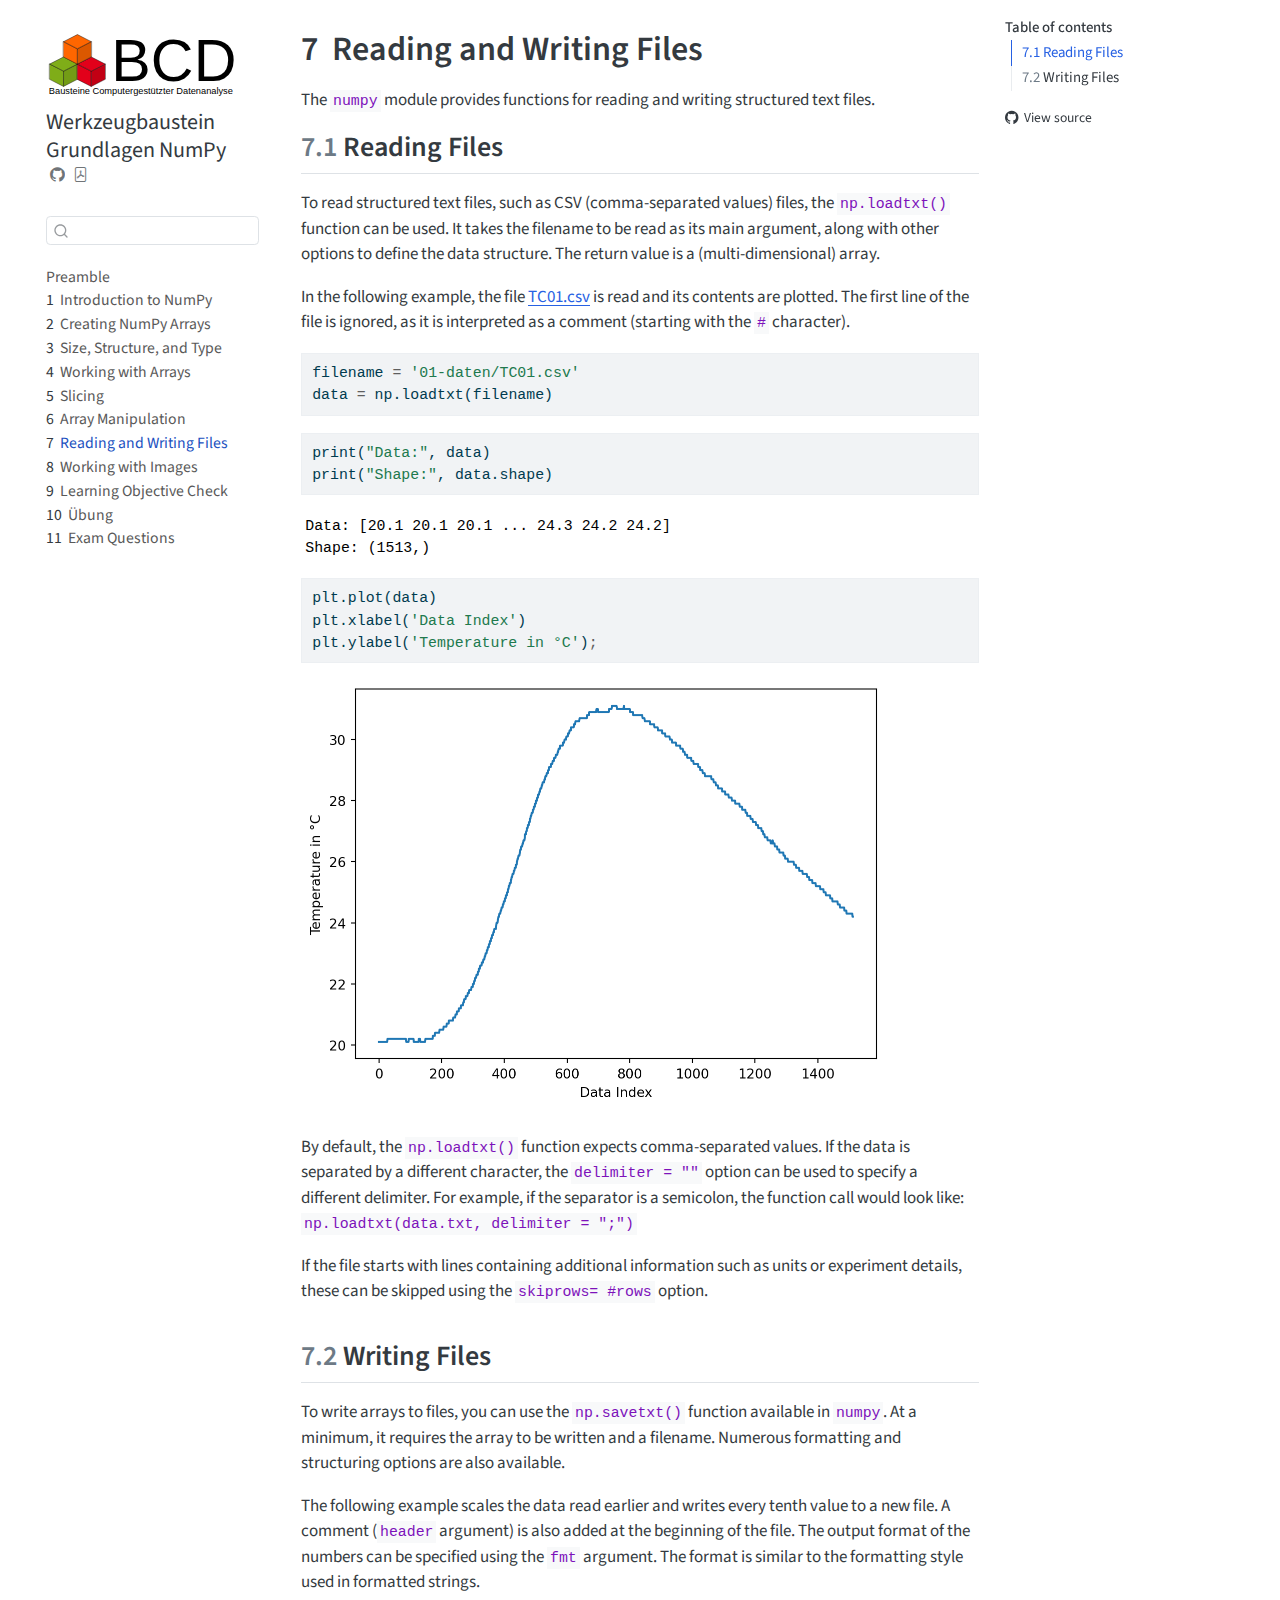
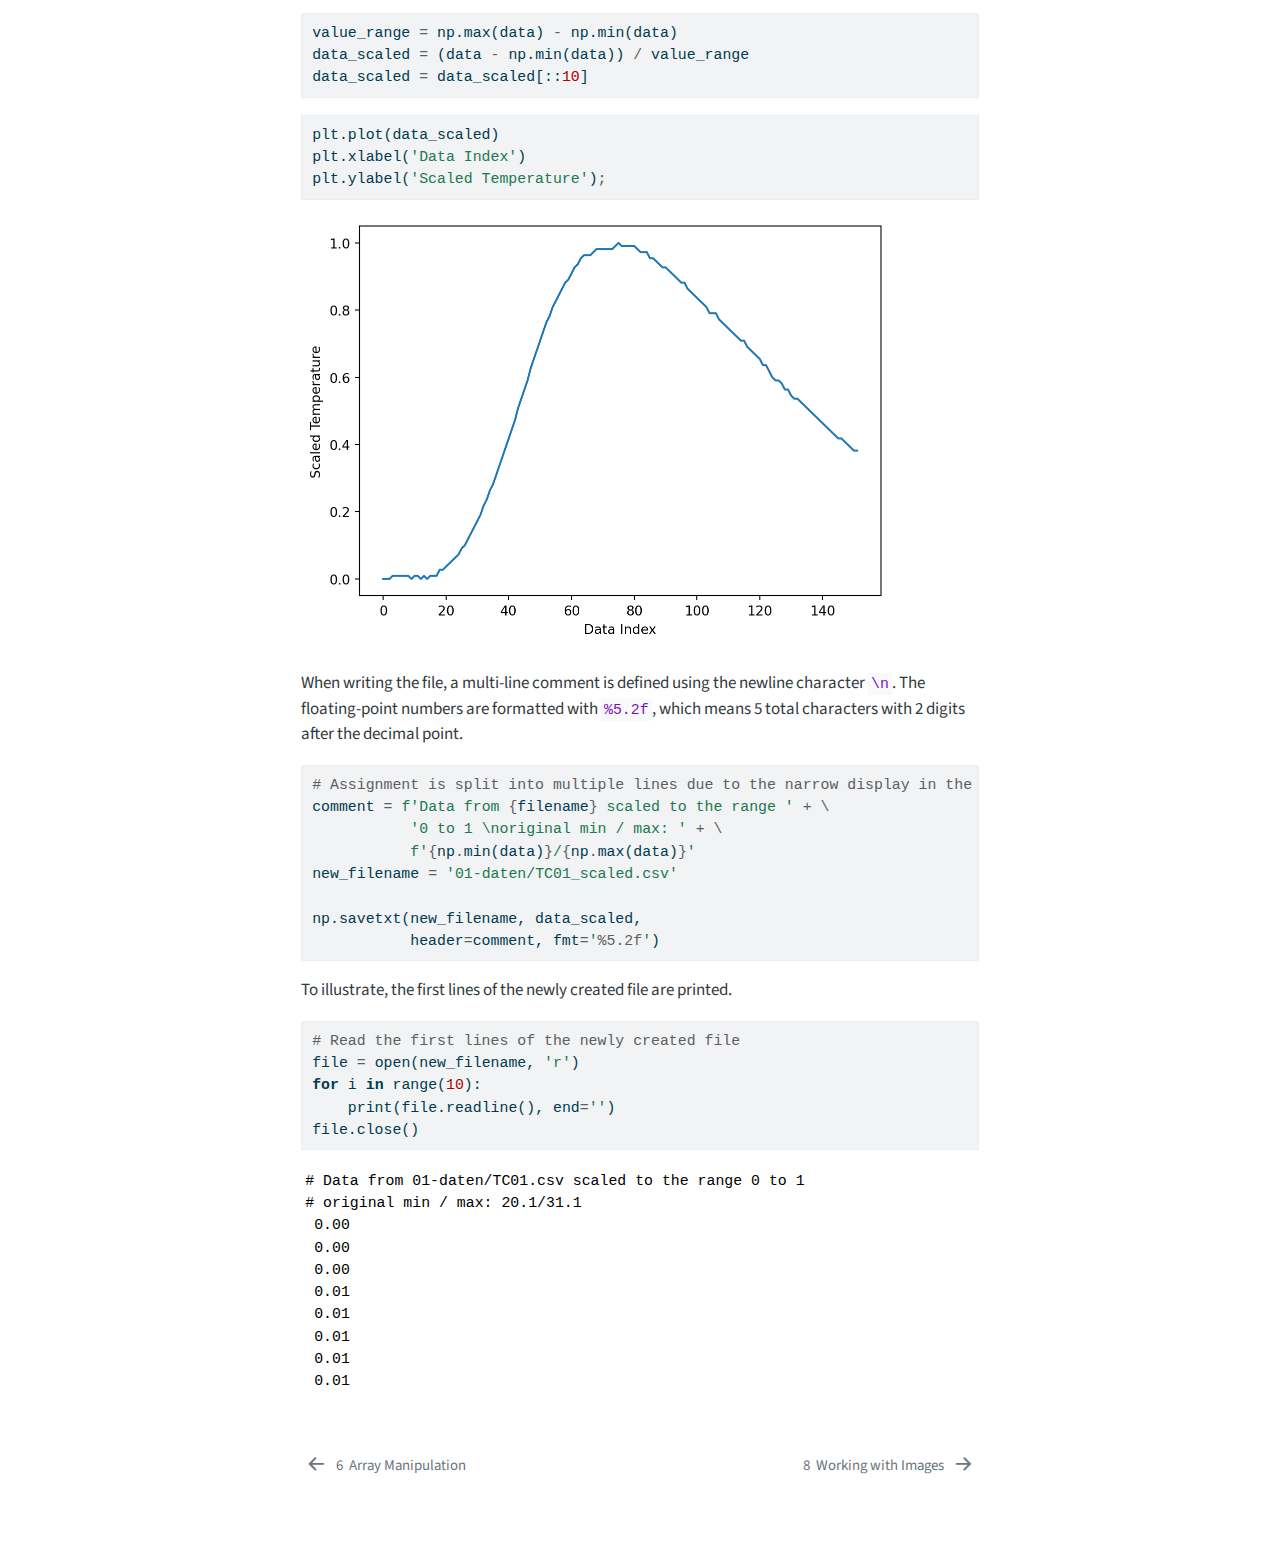
<file: output/book/skript/array_read_n_write_en.html>
<!DOCTYPE html>
<html xmlns="http://www.w3.org/1999/xhtml" lang="en" xml:lang="en"><head>

<meta charset="utf-8">
<meta name="generator" content="quarto-1.6.42">

<meta name="viewport" content="width=device-width, initial-scale=1.0, user-scalable=yes">


<title>7&nbsp; Reading and Writing Files – w-python-numpy-grundlagen</title>
<style>
code{white-space: pre-wrap;}
span.smallcaps{font-variant: small-caps;}
div.columns{display: flex; gap: min(4vw, 1.5em);}
div.column{flex: auto; overflow-x: auto;}
div.hanging-indent{margin-left: 1.5em; text-indent: -1.5em;}
ul.task-list{list-style: none;}
ul.task-list li input[type="checkbox"] {
  width: 0.8em;
  margin: 0 0.8em 0.2em -1em; /* quarto-specific, see https://github.com/quarto-dev/quarto-cli/issues/4556 */ 
  vertical-align: middle;
}
/* CSS for syntax highlighting */
pre > code.sourceCode { white-space: pre; position: relative; }
pre > code.sourceCode > span { line-height: 1.25; }
pre > code.sourceCode > span:empty { height: 1.2em; }
.sourceCode { overflow: visible; }
code.sourceCode > span { color: inherit; text-decoration: inherit; }
div.sourceCode { margin: 1em 0; }
pre.sourceCode { margin: 0; }
@media screen {
div.sourceCode { overflow: auto; }
}
@media print {
pre > code.sourceCode { white-space: pre-wrap; }
pre > code.sourceCode > span { display: inline-block; text-indent: -5em; padding-left: 5em; }
}
pre.numberSource code
  { counter-reset: source-line 0; }
pre.numberSource code > span
  { position: relative; left: -4em; counter-increment: source-line; }
pre.numberSource code > span > a:first-child::before
  { content: counter(source-line);
    position: relative; left: -1em; text-align: right; vertical-align: baseline;
    border: none; display: inline-block;
    -webkit-touch-callout: none; -webkit-user-select: none;
    -khtml-user-select: none; -moz-user-select: none;
    -ms-user-select: none; user-select: none;
    padding: 0 4px; width: 4em;
  }
pre.numberSource { margin-left: 3em;  padding-left: 4px; }
div.sourceCode
  {   }
@media screen {
pre > code.sourceCode > span > a:first-child::before { text-decoration: underline; }
}
</style>


<script src="../site_libs/quarto-nav/quarto-nav.js"></script>
<script src="../site_libs/quarto-nav/headroom.min.js"></script>
<script src="../site_libs/clipboard/clipboard.min.js"></script>
<script src="../site_libs/quarto-search/autocomplete.umd.js"></script>
<script src="../site_libs/quarto-search/fuse.min.js"></script>
<script src="../site_libs/quarto-search/quarto-search.js"></script>
<meta name="quarto:offset" content="../">
<link href="../skript/array_images_en.html" rel="next">
<link href="../skript/array_manipulation_en.html" rel="prev">
<link href="../skript/00-bilder/favicon_bcd_new.svg" rel="icon" type="image/svg+xml">
<script src="../site_libs/quarto-html/quarto.js"></script>
<script src="../site_libs/quarto-html/popper.min.js"></script>
<script src="../site_libs/quarto-html/tippy.umd.min.js"></script>
<script src="../site_libs/quarto-html/anchor.min.js"></script>
<link href="../site_libs/quarto-html/tippy.css" rel="stylesheet">
<link href="../site_libs/quarto-html/quarto-syntax-highlighting-2f5df379a58b258e96c21c0638c20c03.css" rel="stylesheet" id="quarto-text-highlighting-styles">
<script src="../site_libs/bootstrap/bootstrap.min.js"></script>
<link href="../site_libs/bootstrap/bootstrap-icons.css" rel="stylesheet">
<link href="../site_libs/bootstrap/bootstrap-bb74979c250dab67a5dbeca37092ef62.min.css" rel="stylesheet" append-hash="true" id="quarto-bootstrap" data-mode="light">
<script id="quarto-search-options" type="application/json">{
  "location": "sidebar",
  "copy-button": false,
  "collapse-after": 3,
  "panel-placement": "start",
  "type": "textbox",
  "limit": 50,
  "keyboard-shortcut": [
    "f",
    "/",
    "s"
  ],
  "show-item-context": false,
  "language": {
    "search-no-results-text": "No results",
    "search-matching-documents-text": "matching documents",
    "search-copy-link-title": "Copy link to search",
    "search-hide-matches-text": "Hide additional matches",
    "search-more-match-text": "more match in this document",
    "search-more-matches-text": "more matches in this document",
    "search-clear-button-title": "Clear",
    "search-text-placeholder": "",
    "search-detached-cancel-button-title": "Cancel",
    "search-submit-button-title": "Submit",
    "search-label": "Search"
  }
}</script>


</head>

<body class="nav-sidebar floating">

<div id="quarto-search-results"></div>
  <header id="quarto-header" class="headroom fixed-top">
  <nav class="quarto-secondary-nav">
    <div class="container-fluid d-flex">
      <button type="button" class="quarto-btn-toggle btn" data-bs-toggle="collapse" role="button" data-bs-target=".quarto-sidebar-collapse-item" aria-controls="quarto-sidebar" aria-expanded="false" aria-label="Toggle sidebar navigation" onclick="if (window.quartoToggleHeadroom) { window.quartoToggleHeadroom(); }">
        <i class="bi bi-layout-text-sidebar-reverse"></i>
      </button>
        <nav class="quarto-page-breadcrumbs" aria-label="breadcrumb"><ol class="breadcrumb"><li class="breadcrumb-item"><a href="../skript/array_read_n_write_en.html"><span class="chapter-number">7</span>&nbsp; <span class="chapter-title">Reading and Writing Files</span></a></li></ol></nav>
        <a class="flex-grow-1" role="navigation" data-bs-toggle="collapse" data-bs-target=".quarto-sidebar-collapse-item" aria-controls="quarto-sidebar" aria-expanded="false" aria-label="Toggle sidebar navigation" onclick="if (window.quartoToggleHeadroom) { window.quartoToggleHeadroom(); }">      
        </a>
      <button type="button" class="btn quarto-search-button" aria-label="Search" onclick="window.quartoOpenSearch();">
        <i class="bi bi-search"></i>
      </button>
    </div>
  </nav>
</header>
<!-- content -->
<div id="quarto-content" class="quarto-container page-columns page-rows-contents page-layout-article">
<!-- sidebar -->
  <nav id="quarto-sidebar" class="sidebar collapse collapse-horizontal quarto-sidebar-collapse-item sidebar-navigation floating overflow-auto">
    <div class="pt-lg-2 mt-2 text-left sidebar-header sidebar-header-stacked">
      <a href="../index.html" class="sidebar-logo-link">
      <img src="../skript/00-bilder/logo_bcd_new.svg" alt="" class="sidebar-logo py-0 d-lg-inline d-none">
      </a>
    <div class="sidebar-title mb-0 py-0">
      <a href="../">Werkzeugbaustein Grundlagen NumPy</a> 
        <div class="sidebar-tools-main">
    <a href="https://github.com/bausteine-der-datenanalyse/w-python-numpy-grundlagen" title="Source Code" class="quarto-navigation-tool px-1" aria-label="Source Code"><i class="bi bi-github"></i></a>
    <a href="../w-python-numpy-grundlagen.pdf" title="Download PDF" class="quarto-navigation-tool px-1" aria-label="Download PDF"><i class="bi bi-file-pdf"></i></a>
</div>
    </div>
      </div>
        <div class="mt-2 flex-shrink-0 align-items-center">
        <div class="sidebar-search">
        <div id="quarto-search" class="" title="Search"></div>
        </div>
        </div>
    <div class="sidebar-menu-container"> 
    <ul class="list-unstyled mt-1">
        <li class="sidebar-item">
  <div class="sidebar-item-container"> 
  <a href="../index.html" class="sidebar-item-text sidebar-link">
 <span class="menu-text">Preamble</span></a>
  </div>
</li>
        <li class="sidebar-item">
  <div class="sidebar-item-container"> 
  <a href="../skript/introduction_en.html" class="sidebar-item-text sidebar-link">
 <span class="menu-text"><span class="chapter-number">1</span>&nbsp; <span class="chapter-title">Introduction to NumPy</span></span></a>
  </div>
</li>
        <li class="sidebar-item">
  <div class="sidebar-item-container"> 
  <a href="../skript/array_creation_en.html" class="sidebar-item-text sidebar-link">
 <span class="menu-text"><span class="chapter-number">2</span>&nbsp; <span class="chapter-title">Creating NumPy Arrays</span></span></a>
  </div>
</li>
        <li class="sidebar-item">
  <div class="sidebar-item-container"> 
  <a href="../skript/array_info_en.html" class="sidebar-item-text sidebar-link">
 <span class="menu-text"><span class="chapter-number">3</span>&nbsp; <span class="chapter-title">Size, Structure, and Type</span></span></a>
  </div>
</li>
        <li class="sidebar-item">
  <div class="sidebar-item-container"> 
  <a href="../skript/array_calculation_en.html" class="sidebar-item-text sidebar-link">
 <span class="menu-text"><span class="chapter-number">4</span>&nbsp; <span class="chapter-title">Working with Arrays</span></span></a>
  </div>
</li>
        <li class="sidebar-item">
  <div class="sidebar-item-container"> 
  <a href="../skript/array_slicing_en.html" class="sidebar-item-text sidebar-link">
 <span class="menu-text"><span class="chapter-number">5</span>&nbsp; <span class="chapter-title">Slicing</span></span></a>
  </div>
</li>
        <li class="sidebar-item">
  <div class="sidebar-item-container"> 
  <a href="../skript/array_manipulation_en.html" class="sidebar-item-text sidebar-link">
 <span class="menu-text"><span class="chapter-number">6</span>&nbsp; <span class="chapter-title">Array Manipulation</span></span></a>
  </div>
</li>
        <li class="sidebar-item">
  <div class="sidebar-item-container"> 
  <a href="../skript/array_read_n_write_en.html" class="sidebar-item-text sidebar-link active">
 <span class="menu-text"><span class="chapter-number">7</span>&nbsp; <span class="chapter-title">Reading and Writing Files</span></span></a>
  </div>
</li>
        <li class="sidebar-item">
  <div class="sidebar-item-container"> 
  <a href="../skript/array_images_en.html" class="sidebar-item-text sidebar-link">
 <span class="menu-text"><span class="chapter-number">8</span>&nbsp; <span class="chapter-title">Working with Images</span></span></a>
  </div>
</li>
        <li class="sidebar-item">
  <div class="sidebar-item-container"> 
  <a href="../skript/assessment_en.html" class="sidebar-item-text sidebar-link">
 <span class="menu-text"><span class="chapter-number">9</span>&nbsp; <span class="chapter-title">Learning Objective Check</span></span></a>
  </div>
</li>
        <li class="sidebar-item">
  <div class="sidebar-item-container"> 
  <a href="../uebungen/uebung.html" class="sidebar-item-text sidebar-link">
 <span class="menu-text"><span class="chapter-number">10</span>&nbsp; <span class="chapter-title">Übung</span></span></a>
  </div>
</li>
        <li class="sidebar-item">
  <div class="sidebar-item-container"> 
  <a href="../klausurfragen/klausurfragen_en.html" class="sidebar-item-text sidebar-link">
 <span class="menu-text"><span class="chapter-number">11</span>&nbsp; <span class="chapter-title">Exam Questions</span></span></a>
  </div>
</li>
    </ul>
    </div>
</nav>
<div id="quarto-sidebar-glass" class="quarto-sidebar-collapse-item" data-bs-toggle="collapse" data-bs-target=".quarto-sidebar-collapse-item"></div>
<!-- margin-sidebar -->
    <div id="quarto-margin-sidebar" class="sidebar margin-sidebar">
        <nav id="TOC" role="doc-toc" class="toc-active">
    <h2 id="toc-title">Table of contents</h2>
   
  <ul>
  <li><a href="#reading-files" id="toc-reading-files" class="nav-link active" data-scroll-target="#reading-files"><span class="header-section-number">7.1</span> Reading Files</a></li>
  <li><a href="#writing-files" id="toc-writing-files" class="nav-link" data-scroll-target="#writing-files"><span class="header-section-number">7.2</span> Writing Files</a></li>
  </ul>
<div class="toc-actions"><ul><li><a href="https://github.com/bausteine-der-datenanalyse/w-python-numpy-grundlagen/blob/main/skript/array_read_n_write_en.qmd" class="toc-action"><i class="bi bi-github"></i>View source</a></li></ul></div></nav>
    </div>
<!-- main -->
<main class="content" id="quarto-document-content">

<header id="title-block-header" class="quarto-title-block default">
<div class="quarto-title">
<h1 class="title"><span class="chapter-number">7</span>&nbsp; <span class="chapter-title">Reading and Writing Files</span></h1>
</div>



<div class="quarto-title-meta">

    
  
    
  </div>
  


</header>


<p>The <code>numpy</code> module provides functions for reading and writing structured text files.</p>
<section id="reading-files" class="level2" data-number="7.1">
<h2 data-number="7.1" class="anchored" data-anchor-id="reading-files"><span class="header-section-number">7.1</span> Reading Files</h2>
<p>To read structured text files, such as CSV (comma-separated values) files, the <code>np.loadtxt()</code> function can be used. It takes the filename to be read as its main argument, along with other options to define the data structure. The return value is a (multi-dimensional) array.</p>
<p>In the following example, the file <a href="https://firedynamics.github.io/LectureComputerScience/_downloads/0d1a3bfbc82fa134e08585d6151e9f46/TC01.csv">TC01.csv</a> is read and its contents are plotted. The first line of the file is ignored, as it is interpreted as a comment (starting with the <code>#</code> character).</p>
<div id="b7879c1e" class="cell" data-execution_count="2">
<div class="sourceCode cell-code" id="cb1"><pre class="sourceCode python code-with-copy"><code class="sourceCode python"><span id="cb1-1"><a href="#cb1-1" aria-hidden="true" tabindex="-1"></a>filename <span class="op">=</span> <span class="st">'01-daten/TC01.csv'</span></span>
<span id="cb1-2"><a href="#cb1-2" aria-hidden="true" tabindex="-1"></a>data <span class="op">=</span> np.loadtxt(filename)</span></code><button title="Copy to Clipboard" class="code-copy-button"><i class="bi"></i></button></pre></div>
</div>
<div id="c940dbb0" class="cell" data-execution_count="3">
<div class="sourceCode cell-code" id="cb2"><pre class="sourceCode python code-with-copy"><code class="sourceCode python"><span id="cb2-1"><a href="#cb2-1" aria-hidden="true" tabindex="-1"></a><span class="bu">print</span>(<span class="st">"Data:"</span>, data)</span>
<span id="cb2-2"><a href="#cb2-2" aria-hidden="true" tabindex="-1"></a><span class="bu">print</span>(<span class="st">"Shape:"</span>, data.shape)</span></code><button title="Copy to Clipboard" class="code-copy-button"><i class="bi"></i></button></pre></div>
<div class="cell-output cell-output-stdout">
<pre><code>Data: [20.1 20.1 20.1 ... 24.3 24.2 24.2]
Shape: (1513,)</code></pre>
</div>
</div>
<div id="f8b5dfe3" class="cell" data-execution_count="4">
<div class="sourceCode cell-code" id="cb4"><pre class="sourceCode python code-with-copy"><code class="sourceCode python"><span id="cb4-1"><a href="#cb4-1" aria-hidden="true" tabindex="-1"></a>plt.plot(data)</span>
<span id="cb4-2"><a href="#cb4-2" aria-hidden="true" tabindex="-1"></a>plt.xlabel(<span class="st">'Data Index'</span>)</span>
<span id="cb4-3"><a href="#cb4-3" aria-hidden="true" tabindex="-1"></a>plt.ylabel(<span class="st">'Temperature in °C'</span>)<span class="op">;</span></span></code><button title="Copy to Clipboard" class="code-copy-button"><i class="bi"></i></button></pre></div>
<div class="cell-output cell-output-display">
<div>
<figure class="figure">
<p><img src="array_read_n_write_en_files/figure-html/cell-5-output-1.png" width="585" height="429" class="figure-img"></p>
</figure>
</div>
</div>
</div>
<p>By default, the <code>np.loadtxt()</code> function expects comma-separated values. If the data is separated by a different character, the <code>delimiter = ""</code> option can be used to specify a different delimiter. For example, if the separator is a semicolon, the function call would look like: <code>np.loadtxt(data.txt, delimiter = ";")</code></p>
<p>If the file starts with lines containing additional information such as units or experiment details, these can be skipped using the <code>skiprows= #rows</code> option.</p>
</section>
<section id="writing-files" class="level2" data-number="7.2">
<h2 data-number="7.2" class="anchored" data-anchor-id="writing-files"><span class="header-section-number">7.2</span> Writing Files</h2>
<p>To write arrays to files, you can use the <code>np.savetxt()</code> function available in <code>numpy</code>. At a minimum, it requires the array to be written and a filename. Numerous formatting and structuring options are also available.</p>
<p>The following example scales the data read earlier and writes every tenth value to a new file. A comment (<code>header</code> argument) is also added at the beginning of the file. The output format of the numbers can be specified using the <code>fmt</code> argument. The format is similar to the formatting style used in formatted strings.</p>
<div id="715d84f1" class="cell" data-execution_count="5">
<div class="sourceCode cell-code" id="cb5"><pre class="sourceCode python code-with-copy"><code class="sourceCode python"><span id="cb5-1"><a href="#cb5-1" aria-hidden="true" tabindex="-1"></a>value_range <span class="op">=</span> np.<span class="bu">max</span>(data) <span class="op">-</span> np.<span class="bu">min</span>(data)</span>
<span id="cb5-2"><a href="#cb5-2" aria-hidden="true" tabindex="-1"></a>data_scaled <span class="op">=</span> (data <span class="op">-</span> np.<span class="bu">min</span>(data)) <span class="op">/</span> value_range</span>
<span id="cb5-3"><a href="#cb5-3" aria-hidden="true" tabindex="-1"></a>data_scaled <span class="op">=</span> data_scaled[::<span class="dv">10</span>]</span></code><button title="Copy to Clipboard" class="code-copy-button"><i class="bi"></i></button></pre></div>
</div>
<div id="7eb3d63a" class="cell" data-execution_count="6">
<div class="sourceCode cell-code" id="cb6"><pre class="sourceCode python code-with-copy"><code class="sourceCode python"><span id="cb6-1"><a href="#cb6-1" aria-hidden="true" tabindex="-1"></a>plt.plot(data_scaled)</span>
<span id="cb6-2"><a href="#cb6-2" aria-hidden="true" tabindex="-1"></a>plt.xlabel(<span class="st">'Data Index'</span>)</span>
<span id="cb6-3"><a href="#cb6-3" aria-hidden="true" tabindex="-1"></a>plt.ylabel(<span class="st">'Scaled Temperature'</span>)<span class="op">;</span></span></code><button title="Copy to Clipboard" class="code-copy-button"><i class="bi"></i></button></pre></div>
<div class="cell-output cell-output-display">
<div>
<figure class="figure">
<p><img src="array_read_n_write_en_files/figure-html/cell-7-output-1.png" width="589" height="429" class="figure-img"></p>
</figure>
</div>
</div>
</div>
<p>When writing the file, a multi-line comment is defined using the newline character <code>\n</code>. The floating-point numbers are formatted with <code>%5.2f</code>, which means 5 total characters with 2 digits after the decimal point.</p>
<div id="6e0f1d28" class="cell" data-execution_count="7">
<div class="sourceCode cell-code" id="cb7"><pre class="sourceCode python code-with-copy"><code class="sourceCode python"><span id="cb7-1"><a href="#cb7-1" aria-hidden="true" tabindex="-1"></a><span class="co"># Assignment is split into multiple lines due to the narrow display in the script</span></span>
<span id="cb7-2"><a href="#cb7-2" aria-hidden="true" tabindex="-1"></a>comment <span class="op">=</span> <span class="ss">f'Data from </span><span class="sc">{</span>filename<span class="sc">}</span><span class="ss"> scaled to the range '</span> <span class="op">+</span> <span class="op">\</span></span>
<span id="cb7-3"><a href="#cb7-3" aria-hidden="true" tabindex="-1"></a>           <span class="st">'0 to 1 </span><span class="ch">\n</span><span class="st">original min / max: '</span> <span class="op">+</span> <span class="op">\</span></span>
<span id="cb7-4"><a href="#cb7-4" aria-hidden="true" tabindex="-1"></a>           <span class="ss">f'</span><span class="sc">{</span>np<span class="sc">.</span><span class="bu">min</span>(data)<span class="sc">}</span><span class="ss">/</span><span class="sc">{</span>np<span class="sc">.</span><span class="bu">max</span>(data)<span class="sc">}</span><span class="ss">'</span></span>
<span id="cb7-5"><a href="#cb7-5" aria-hidden="true" tabindex="-1"></a>new_filename <span class="op">=</span> <span class="st">'01-daten/TC01_scaled.csv'</span></span>
<span id="cb7-6"><a href="#cb7-6" aria-hidden="true" tabindex="-1"></a></span>
<span id="cb7-7"><a href="#cb7-7" aria-hidden="true" tabindex="-1"></a>np.savetxt(new_filename, data_scaled, </span>
<span id="cb7-8"><a href="#cb7-8" aria-hidden="true" tabindex="-1"></a>           header<span class="op">=</span>comment, fmt<span class="op">=</span><span class="st">'</span><span class="sc">%5.2f</span><span class="st">'</span>)</span></code><button title="Copy to Clipboard" class="code-copy-button"><i class="bi"></i></button></pre></div>
</div>
<p>To illustrate, the first lines of the newly created file are printed.</p>
<div id="235fe84c" class="cell" data-execution_count="8">
<div class="sourceCode cell-code" id="cb8"><pre class="sourceCode python code-with-copy"><code class="sourceCode python"><span id="cb8-1"><a href="#cb8-1" aria-hidden="true" tabindex="-1"></a><span class="co"># Read the first lines of the newly created file</span></span>
<span id="cb8-2"><a href="#cb8-2" aria-hidden="true" tabindex="-1"></a><span class="bu">file</span> <span class="op">=</span> <span class="bu">open</span>(new_filename, <span class="st">'r'</span>)</span>
<span id="cb8-3"><a href="#cb8-3" aria-hidden="true" tabindex="-1"></a><span class="cf">for</span> i <span class="kw">in</span> <span class="bu">range</span>(<span class="dv">10</span>):</span>
<span id="cb8-4"><a href="#cb8-4" aria-hidden="true" tabindex="-1"></a>    <span class="bu">print</span>(<span class="bu">file</span>.readline(), end<span class="op">=</span><span class="st">''</span>)</span>
<span id="cb8-5"><a href="#cb8-5" aria-hidden="true" tabindex="-1"></a><span class="bu">file</span>.close()</span></code><button title="Copy to Clipboard" class="code-copy-button"><i class="bi"></i></button></pre></div>
<div class="cell-output cell-output-stdout">
<pre><code># Data from 01-daten/TC01.csv scaled to the range 0 to 1 
# original min / max: 20.1/31.1
 0.00
 0.00
 0.00
 0.01
 0.01
 0.01
 0.01
 0.01</code></pre>
</div>
</div>
<!-- ::: {.callout-tip collapse="true"}

## Intermediate Exercise: Reading and Writing Array Data

::: {.callout-caution icon="false" collapse="true"}

## Solution

::: -->


</section>

</main> <!-- /main -->
<script id="quarto-html-after-body" type="application/javascript">
window.document.addEventListener("DOMContentLoaded", function (event) {
  const toggleBodyColorMode = (bsSheetEl) => {
    const mode = bsSheetEl.getAttribute("data-mode");
    const bodyEl = window.document.querySelector("body");
    if (mode === "dark") {
      bodyEl.classList.add("quarto-dark");
      bodyEl.classList.remove("quarto-light");
    } else {
      bodyEl.classList.add("quarto-light");
      bodyEl.classList.remove("quarto-dark");
    }
  }
  const toggleBodyColorPrimary = () => {
    const bsSheetEl = window.document.querySelector("link#quarto-bootstrap");
    if (bsSheetEl) {
      toggleBodyColorMode(bsSheetEl);
    }
  }
  toggleBodyColorPrimary();  
  const icon = "";
  const anchorJS = new window.AnchorJS();
  anchorJS.options = {
    placement: 'right',
    icon: icon
  };
  anchorJS.add('.anchored');
  const isCodeAnnotation = (el) => {
    for (const clz of el.classList) {
      if (clz.startsWith('code-annotation-')) {                     
        return true;
      }
    }
    return false;
  }
  const onCopySuccess = function(e) {
    // button target
    const button = e.trigger;
    // don't keep focus
    button.blur();
    // flash "checked"
    button.classList.add('code-copy-button-checked');
    var currentTitle = button.getAttribute("title");
    button.setAttribute("title", "Copied!");
    let tooltip;
    if (window.bootstrap) {
      button.setAttribute("data-bs-toggle", "tooltip");
      button.setAttribute("data-bs-placement", "left");
      button.setAttribute("data-bs-title", "Copied!");
      tooltip = new bootstrap.Tooltip(button, 
        { trigger: "manual", 
          customClass: "code-copy-button-tooltip",
          offset: [0, -8]});
      tooltip.show();    
    }
    setTimeout(function() {
      if (tooltip) {
        tooltip.hide();
        button.removeAttribute("data-bs-title");
        button.removeAttribute("data-bs-toggle");
        button.removeAttribute("data-bs-placement");
      }
      button.setAttribute("title", currentTitle);
      button.classList.remove('code-copy-button-checked');
    }, 1000);
    // clear code selection
    e.clearSelection();
  }
  const getTextToCopy = function(trigger) {
      const codeEl = trigger.previousElementSibling.cloneNode(true);
      for (const childEl of codeEl.children) {
        if (isCodeAnnotation(childEl)) {
          childEl.remove();
        }
      }
      return codeEl.innerText;
  }
  const clipboard = new window.ClipboardJS('.code-copy-button:not([data-in-quarto-modal])', {
    text: getTextToCopy
  });
  clipboard.on('success', onCopySuccess);
  if (window.document.getElementById('quarto-embedded-source-code-modal')) {
    const clipboardModal = new window.ClipboardJS('.code-copy-button[data-in-quarto-modal]', {
      text: getTextToCopy,
      container: window.document.getElementById('quarto-embedded-source-code-modal')
    });
    clipboardModal.on('success', onCopySuccess);
  }
    var localhostRegex = new RegExp(/^(?:http|https):\/\/localhost\:?[0-9]*\//);
    var mailtoRegex = new RegExp(/^mailto:/);
      var filterRegex = new RegExp('/' + window.location.host + '/');
    var isInternal = (href) => {
        return filterRegex.test(href) || localhostRegex.test(href) || mailtoRegex.test(href);
    }
    // Inspect non-navigation links and adorn them if external
 	var links = window.document.querySelectorAll('a[href]:not(.nav-link):not(.navbar-brand):not(.toc-action):not(.sidebar-link):not(.sidebar-item-toggle):not(.pagination-link):not(.no-external):not([aria-hidden]):not(.dropdown-item):not(.quarto-navigation-tool):not(.about-link)');
    for (var i=0; i<links.length; i++) {
      const link = links[i];
      if (!isInternal(link.href)) {
        // undo the damage that might have been done by quarto-nav.js in the case of
        // links that we want to consider external
        if (link.dataset.originalHref !== undefined) {
          link.href = link.dataset.originalHref;
        }
      }
    }
  function tippyHover(el, contentFn, onTriggerFn, onUntriggerFn) {
    const config = {
      allowHTML: true,
      maxWidth: 500,
      delay: 100,
      arrow: false,
      appendTo: function(el) {
          return el.parentElement;
      },
      interactive: true,
      interactiveBorder: 10,
      theme: 'quarto',
      placement: 'bottom-start',
    };
    if (contentFn) {
      config.content = contentFn;
    }
    if (onTriggerFn) {
      config.onTrigger = onTriggerFn;
    }
    if (onUntriggerFn) {
      config.onUntrigger = onUntriggerFn;
    }
    window.tippy(el, config); 
  }
  const noterefs = window.document.querySelectorAll('a[role="doc-noteref"]');
  for (var i=0; i<noterefs.length; i++) {
    const ref = noterefs[i];
    tippyHover(ref, function() {
      // use id or data attribute instead here
      let href = ref.getAttribute('data-footnote-href') || ref.getAttribute('href');
      try { href = new URL(href).hash; } catch {}
      const id = href.replace(/^#\/?/, "");
      const note = window.document.getElementById(id);
      if (note) {
        return note.innerHTML;
      } else {
        return "";
      }
    });
  }
  const xrefs = window.document.querySelectorAll('a.quarto-xref');
  const processXRef = (id, note) => {
    // Strip column container classes
    const stripColumnClz = (el) => {
      el.classList.remove("page-full", "page-columns");
      if (el.children) {
        for (const child of el.children) {
          stripColumnClz(child);
        }
      }
    }
    stripColumnClz(note)
    if (id === null || id.startsWith('sec-')) {
      // Special case sections, only their first couple elements
      const container = document.createElement("div");
      if (note.children && note.children.length > 2) {
        container.appendChild(note.children[0].cloneNode(true));
        for (let i = 1; i < note.children.length; i++) {
          const child = note.children[i];
          if (child.tagName === "P" && child.innerText === "") {
            continue;
          } else {
            container.appendChild(child.cloneNode(true));
            break;
          }
        }
        if (window.Quarto?.typesetMath) {
          window.Quarto.typesetMath(container);
        }
        return container.innerHTML
      } else {
        if (window.Quarto?.typesetMath) {
          window.Quarto.typesetMath(note);
        }
        return note.innerHTML;
      }
    } else {
      // Remove any anchor links if they are present
      const anchorLink = note.querySelector('a.anchorjs-link');
      if (anchorLink) {
        anchorLink.remove();
      }
      if (window.Quarto?.typesetMath) {
        window.Quarto.typesetMath(note);
      }
      if (note.classList.contains("callout")) {
        return note.outerHTML;
      } else {
        return note.innerHTML;
      }
    }
  }
  for (var i=0; i<xrefs.length; i++) {
    const xref = xrefs[i];
    tippyHover(xref, undefined, function(instance) {
      instance.disable();
      let url = xref.getAttribute('href');
      let hash = undefined; 
      if (url.startsWith('#')) {
        hash = url;
      } else {
        try { hash = new URL(url).hash; } catch {}
      }
      if (hash) {
        const id = hash.replace(/^#\/?/, "");
        const note = window.document.getElementById(id);
        if (note !== null) {
          try {
            const html = processXRef(id, note.cloneNode(true));
            instance.setContent(html);
          } finally {
            instance.enable();
            instance.show();
          }
        } else {
          // See if we can fetch this
          fetch(url.split('#')[0])
          .then(res => res.text())
          .then(html => {
            const parser = new DOMParser();
            const htmlDoc = parser.parseFromString(html, "text/html");
            const note = htmlDoc.getElementById(id);
            if (note !== null) {
              const html = processXRef(id, note);
              instance.setContent(html);
            } 
          }).finally(() => {
            instance.enable();
            instance.show();
          });
        }
      } else {
        // See if we can fetch a full url (with no hash to target)
        // This is a special case and we should probably do some content thinning / targeting
        fetch(url)
        .then(res => res.text())
        .then(html => {
          const parser = new DOMParser();
          const htmlDoc = parser.parseFromString(html, "text/html");
          const note = htmlDoc.querySelector('main.content');
          if (note !== null) {
            // This should only happen for chapter cross references
            // (since there is no id in the URL)
            // remove the first header
            if (note.children.length > 0 && note.children[0].tagName === "HEADER") {
              note.children[0].remove();
            }
            const html = processXRef(null, note);
            instance.setContent(html);
          } 
        }).finally(() => {
          instance.enable();
          instance.show();
        });
      }
    }, function(instance) {
    });
  }
      let selectedAnnoteEl;
      const selectorForAnnotation = ( cell, annotation) => {
        let cellAttr = 'data-code-cell="' + cell + '"';
        let lineAttr = 'data-code-annotation="' +  annotation + '"';
        const selector = 'span[' + cellAttr + '][' + lineAttr + ']';
        return selector;
      }
      const selectCodeLines = (annoteEl) => {
        const doc = window.document;
        const targetCell = annoteEl.getAttribute("data-target-cell");
        const targetAnnotation = annoteEl.getAttribute("data-target-annotation");
        const annoteSpan = window.document.querySelector(selectorForAnnotation(targetCell, targetAnnotation));
        const lines = annoteSpan.getAttribute("data-code-lines").split(",");
        const lineIds = lines.map((line) => {
          return targetCell + "-" + line;
        })
        let top = null;
        let height = null;
        let parent = null;
        if (lineIds.length > 0) {
            //compute the position of the single el (top and bottom and make a div)
            const el = window.document.getElementById(lineIds[0]);
            top = el.offsetTop;
            height = el.offsetHeight;
            parent = el.parentElement.parentElement;
          if (lineIds.length > 1) {
            const lastEl = window.document.getElementById(lineIds[lineIds.length - 1]);
            const bottom = lastEl.offsetTop + lastEl.offsetHeight;
            height = bottom - top;
          }
          if (top !== null && height !== null && parent !== null) {
            // cook up a div (if necessary) and position it 
            let div = window.document.getElementById("code-annotation-line-highlight");
            if (div === null) {
              div = window.document.createElement("div");
              div.setAttribute("id", "code-annotation-line-highlight");
              div.style.position = 'absolute';
              parent.appendChild(div);
            }
            div.style.top = top - 2 + "px";
            div.style.height = height + 4 + "px";
            div.style.left = 0;
            let gutterDiv = window.document.getElementById("code-annotation-line-highlight-gutter");
            if (gutterDiv === null) {
              gutterDiv = window.document.createElement("div");
              gutterDiv.setAttribute("id", "code-annotation-line-highlight-gutter");
              gutterDiv.style.position = 'absolute';
              const codeCell = window.document.getElementById(targetCell);
              const gutter = codeCell.querySelector('.code-annotation-gutter');
              gutter.appendChild(gutterDiv);
            }
            gutterDiv.style.top = top - 2 + "px";
            gutterDiv.style.height = height + 4 + "px";
          }
          selectedAnnoteEl = annoteEl;
        }
      };
      const unselectCodeLines = () => {
        const elementsIds = ["code-annotation-line-highlight", "code-annotation-line-highlight-gutter"];
        elementsIds.forEach((elId) => {
          const div = window.document.getElementById(elId);
          if (div) {
            div.remove();
          }
        });
        selectedAnnoteEl = undefined;
      };
        // Handle positioning of the toggle
    window.addEventListener(
      "resize",
      throttle(() => {
        elRect = undefined;
        if (selectedAnnoteEl) {
          selectCodeLines(selectedAnnoteEl);
        }
      }, 10)
    );
    function throttle(fn, ms) {
    let throttle = false;
    let timer;
      return (...args) => {
        if(!throttle) { // first call gets through
            fn.apply(this, args);
            throttle = true;
        } else { // all the others get throttled
            if(timer) clearTimeout(timer); // cancel #2
            timer = setTimeout(() => {
              fn.apply(this, args);
              timer = throttle = false;
            }, ms);
        }
      };
    }
      // Attach click handler to the DT
      const annoteDls = window.document.querySelectorAll('dt[data-target-cell]');
      for (const annoteDlNode of annoteDls) {
        annoteDlNode.addEventListener('click', (event) => {
          const clickedEl = event.target;
          if (clickedEl !== selectedAnnoteEl) {
            unselectCodeLines();
            const activeEl = window.document.querySelector('dt[data-target-cell].code-annotation-active');
            if (activeEl) {
              activeEl.classList.remove('code-annotation-active');
            }
            selectCodeLines(clickedEl);
            clickedEl.classList.add('code-annotation-active');
          } else {
            // Unselect the line
            unselectCodeLines();
            clickedEl.classList.remove('code-annotation-active');
          }
        });
      }
  const findCites = (el) => {
    const parentEl = el.parentElement;
    if (parentEl) {
      const cites = parentEl.dataset.cites;
      if (cites) {
        return {
          el,
          cites: cites.split(' ')
        };
      } else {
        return findCites(el.parentElement)
      }
    } else {
      return undefined;
    }
  };
  var bibliorefs = window.document.querySelectorAll('a[role="doc-biblioref"]');
  for (var i=0; i<bibliorefs.length; i++) {
    const ref = bibliorefs[i];
    const citeInfo = findCites(ref);
    if (citeInfo) {
      tippyHover(citeInfo.el, function() {
        var popup = window.document.createElement('div');
        citeInfo.cites.forEach(function(cite) {
          var citeDiv = window.document.createElement('div');
          citeDiv.classList.add('hanging-indent');
          citeDiv.classList.add('csl-entry');
          var biblioDiv = window.document.getElementById('ref-' + cite);
          if (biblioDiv) {
            citeDiv.innerHTML = biblioDiv.innerHTML;
          }
          popup.appendChild(citeDiv);
        });
        return popup.innerHTML;
      });
    }
  }
});
</script>
<nav class="page-navigation">
  <div class="nav-page nav-page-previous">
      <a href="../skript/array_manipulation_en.html" class="pagination-link" aria-label="Array Manipulation">
        <i class="bi bi-arrow-left-short"></i> <span class="nav-page-text"><span class="chapter-number">6</span>&nbsp; <span class="chapter-title">Array Manipulation</span></span>
      </a>          
  </div>
  <div class="nav-page nav-page-next">
      <a href="../skript/array_images_en.html" class="pagination-link" aria-label="Working with Images">
        <span class="nav-page-text"><span class="chapter-number">8</span>&nbsp; <span class="chapter-title">Working with Images</span></span> <i class="bi bi-arrow-right-short"></i>
      </a>
  </div>
</nav>
</div> <!-- /content -->




<footer class="footer"><div class="nav-footer"><div class="nav-footer-center"><div class="toc-actions d-sm-block d-md-none"><ul><li><a href="https://github.com/bausteine-der-datenanalyse/w-python-numpy-grundlagen/blob/main/skript/array_read_n_write_en.qmd" class="toc-action"><i class="bi bi-github"></i>View source</a></li></ul></div></div></div></footer></body></html>
</file>
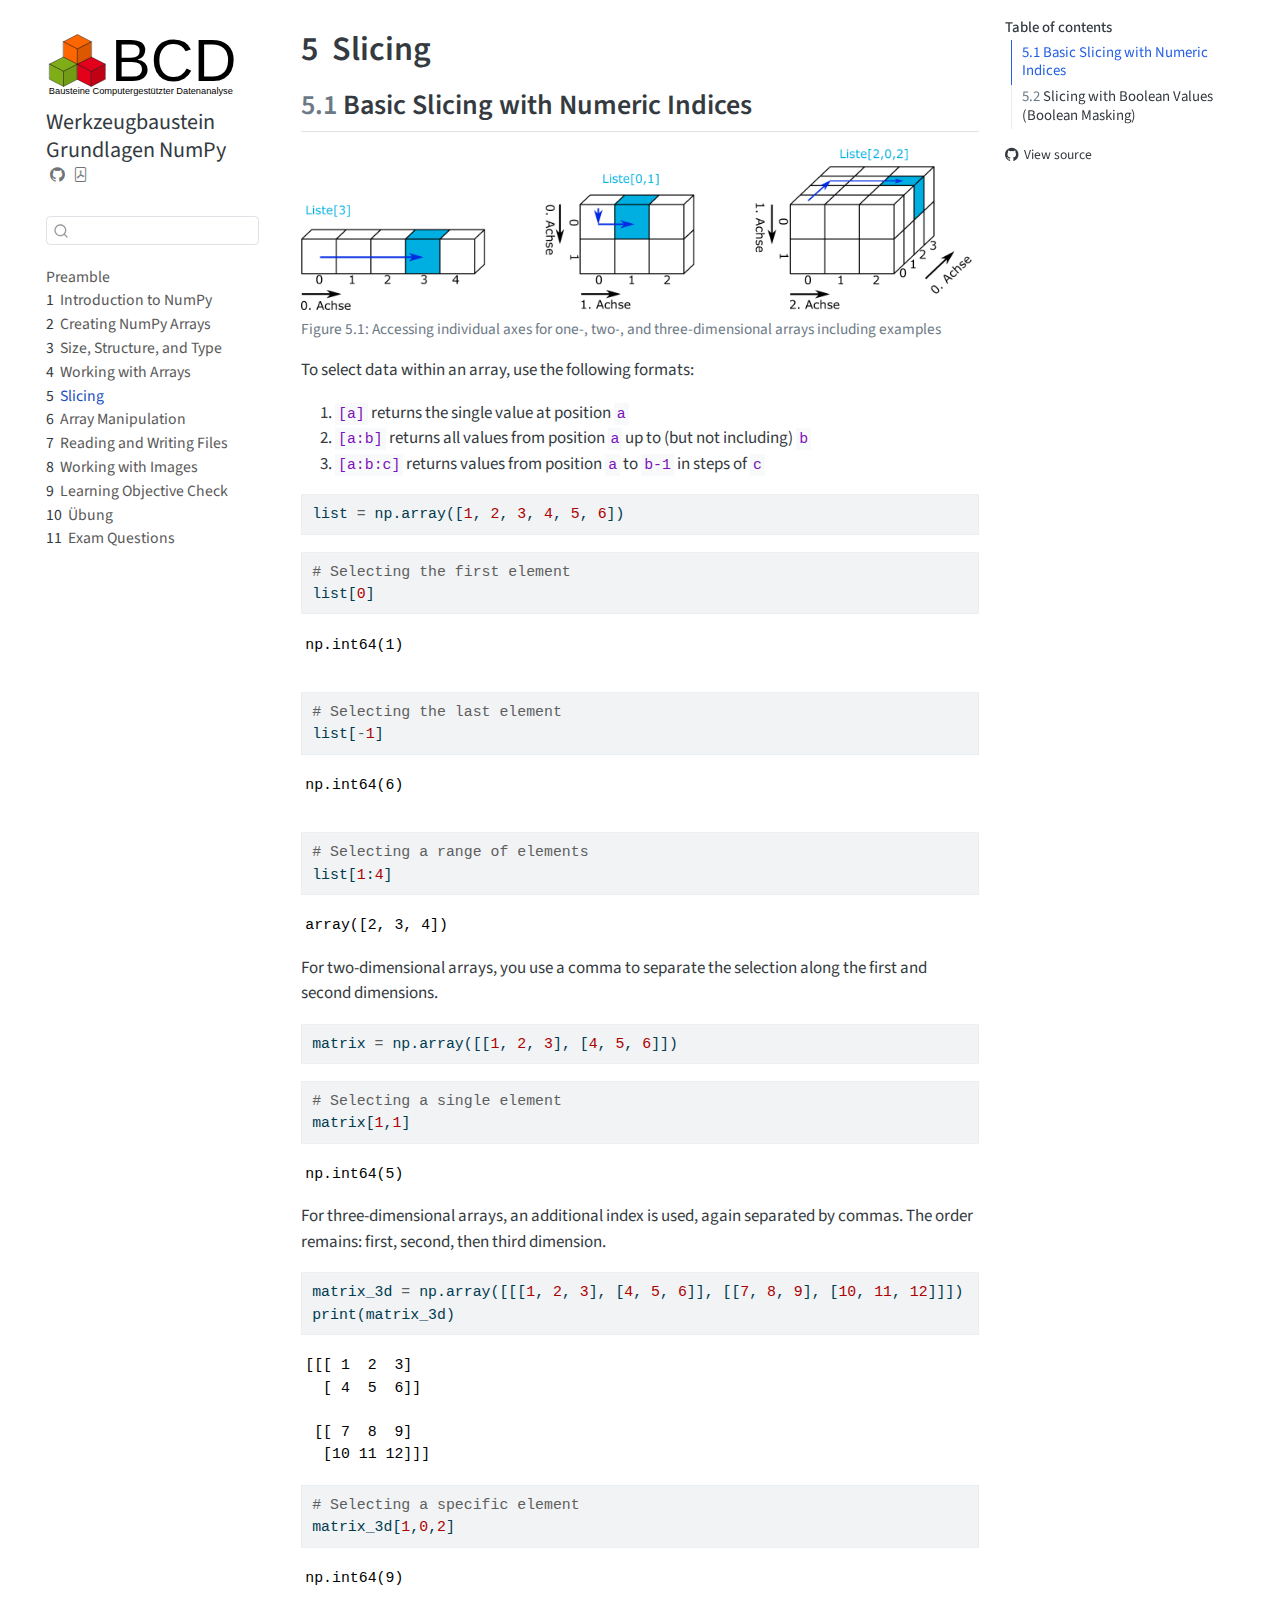
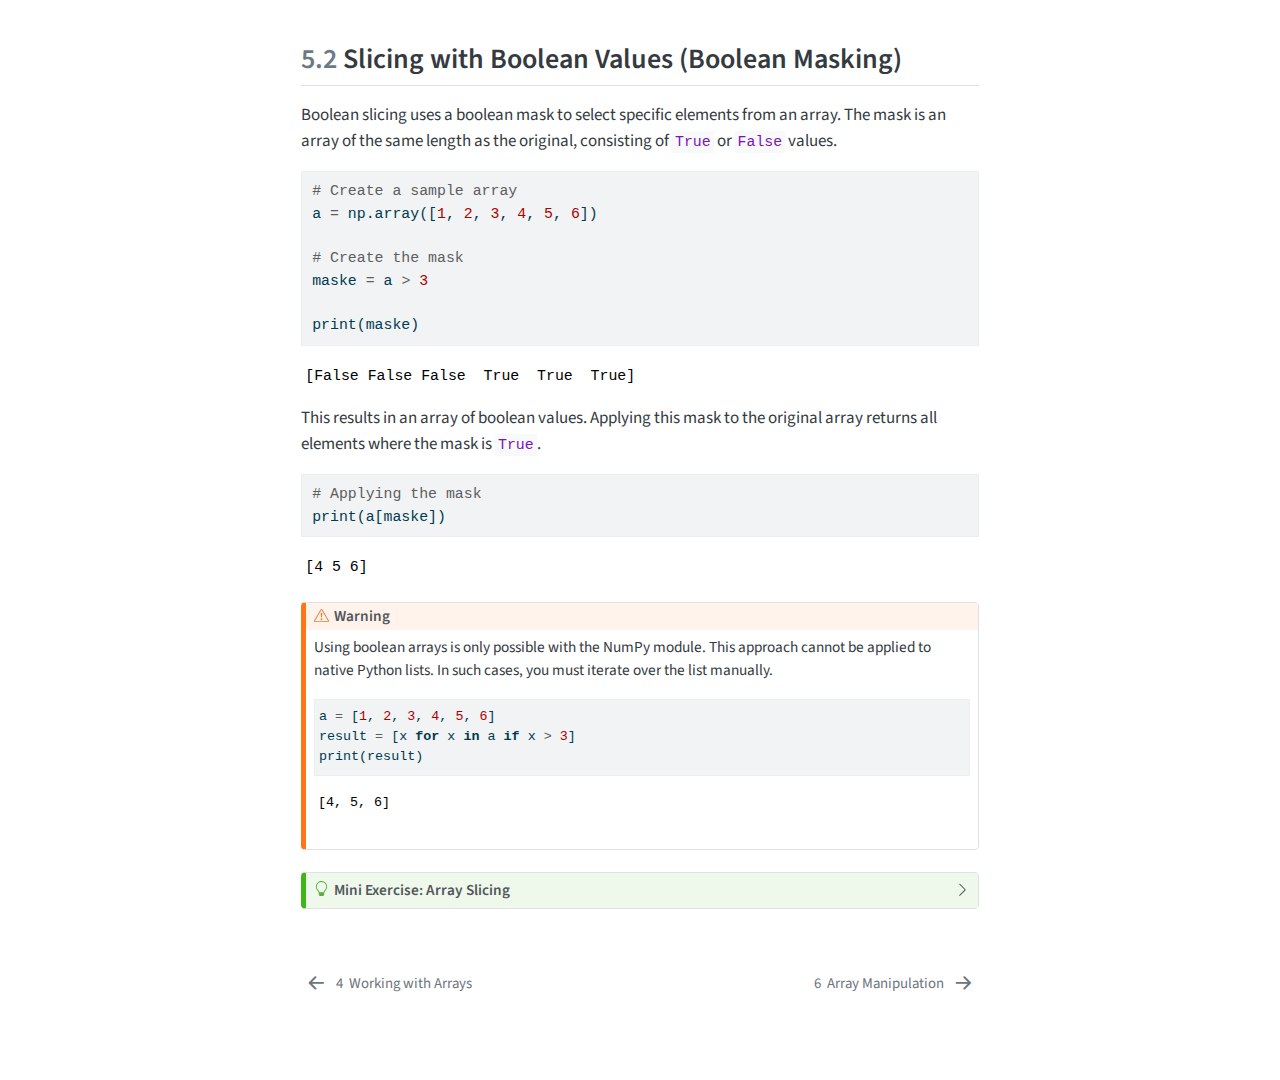
<file: output/book/skript/array_slicing_en.html>
<!DOCTYPE html>
<html xmlns="http://www.w3.org/1999/xhtml" lang="en" xml:lang="en"><head>

<meta charset="utf-8">
<meta name="generator" content="quarto-1.6.42">

<meta name="viewport" content="width=device-width, initial-scale=1.0, user-scalable=yes">


<title>5&nbsp; Slicing – w-python-numpy-grundlagen</title>
<style>
code{white-space: pre-wrap;}
span.smallcaps{font-variant: small-caps;}
div.columns{display: flex; gap: min(4vw, 1.5em);}
div.column{flex: auto; overflow-x: auto;}
div.hanging-indent{margin-left: 1.5em; text-indent: -1.5em;}
ul.task-list{list-style: none;}
ul.task-list li input[type="checkbox"] {
  width: 0.8em;
  margin: 0 0.8em 0.2em -1em; /* quarto-specific, see https://github.com/quarto-dev/quarto-cli/issues/4556 */ 
  vertical-align: middle;
}
/* CSS for syntax highlighting */
pre > code.sourceCode { white-space: pre; position: relative; }
pre > code.sourceCode > span { line-height: 1.25; }
pre > code.sourceCode > span:empty { height: 1.2em; }
.sourceCode { overflow: visible; }
code.sourceCode > span { color: inherit; text-decoration: inherit; }
div.sourceCode { margin: 1em 0; }
pre.sourceCode { margin: 0; }
@media screen {
div.sourceCode { overflow: auto; }
}
@media print {
pre > code.sourceCode { white-space: pre-wrap; }
pre > code.sourceCode > span { display: inline-block; text-indent: -5em; padding-left: 5em; }
}
pre.numberSource code
  { counter-reset: source-line 0; }
pre.numberSource code > span
  { position: relative; left: -4em; counter-increment: source-line; }
pre.numberSource code > span > a:first-child::before
  { content: counter(source-line);
    position: relative; left: -1em; text-align: right; vertical-align: baseline;
    border: none; display: inline-block;
    -webkit-touch-callout: none; -webkit-user-select: none;
    -khtml-user-select: none; -moz-user-select: none;
    -ms-user-select: none; user-select: none;
    padding: 0 4px; width: 4em;
  }
pre.numberSource { margin-left: 3em;  padding-left: 4px; }
div.sourceCode
  {   }
@media screen {
pre > code.sourceCode > span > a:first-child::before { text-decoration: underline; }
}
</style>


<script src="../site_libs/quarto-nav/quarto-nav.js"></script>
<script src="../site_libs/quarto-nav/headroom.min.js"></script>
<script src="../site_libs/clipboard/clipboard.min.js"></script>
<script src="../site_libs/quarto-search/autocomplete.umd.js"></script>
<script src="../site_libs/quarto-search/fuse.min.js"></script>
<script src="../site_libs/quarto-search/quarto-search.js"></script>
<meta name="quarto:offset" content="../">
<link href="../skript/array_manipulation_en.html" rel="next">
<link href="../skript/array_calculation_en.html" rel="prev">
<link href="../skript/00-bilder/favicon_bcd_new.svg" rel="icon" type="image/svg+xml">
<script src="../site_libs/quarto-html/quarto.js"></script>
<script src="../site_libs/quarto-html/popper.min.js"></script>
<script src="../site_libs/quarto-html/tippy.umd.min.js"></script>
<script src="../site_libs/quarto-html/anchor.min.js"></script>
<link href="../site_libs/quarto-html/tippy.css" rel="stylesheet">
<link href="../site_libs/quarto-html/quarto-syntax-highlighting-2f5df379a58b258e96c21c0638c20c03.css" rel="stylesheet" id="quarto-text-highlighting-styles">
<script src="../site_libs/bootstrap/bootstrap.min.js"></script>
<link href="../site_libs/bootstrap/bootstrap-icons.css" rel="stylesheet">
<link href="../site_libs/bootstrap/bootstrap-bb74979c250dab67a5dbeca37092ef62.min.css" rel="stylesheet" append-hash="true" id="quarto-bootstrap" data-mode="light">
<script id="quarto-search-options" type="application/json">{
  "location": "sidebar",
  "copy-button": false,
  "collapse-after": 3,
  "panel-placement": "start",
  "type": "textbox",
  "limit": 50,
  "keyboard-shortcut": [
    "f",
    "/",
    "s"
  ],
  "show-item-context": false,
  "language": {
    "search-no-results-text": "No results",
    "search-matching-documents-text": "matching documents",
    "search-copy-link-title": "Copy link to search",
    "search-hide-matches-text": "Hide additional matches",
    "search-more-match-text": "more match in this document",
    "search-more-matches-text": "more matches in this document",
    "search-clear-button-title": "Clear",
    "search-text-placeholder": "",
    "search-detached-cancel-button-title": "Cancel",
    "search-submit-button-title": "Submit",
    "search-label": "Search"
  }
}</script>


</head>

<body class="nav-sidebar floating">

<div id="quarto-search-results"></div>
  <header id="quarto-header" class="headroom fixed-top">
  <nav class="quarto-secondary-nav">
    <div class="container-fluid d-flex">
      <button type="button" class="quarto-btn-toggle btn" data-bs-toggle="collapse" role="button" data-bs-target=".quarto-sidebar-collapse-item" aria-controls="quarto-sidebar" aria-expanded="false" aria-label="Toggle sidebar navigation" onclick="if (window.quartoToggleHeadroom) { window.quartoToggleHeadroom(); }">
        <i class="bi bi-layout-text-sidebar-reverse"></i>
      </button>
        <nav class="quarto-page-breadcrumbs" aria-label="breadcrumb"><ol class="breadcrumb"><li class="breadcrumb-item"><a href="../skript/array_slicing_en.html"><span class="chapter-number">5</span>&nbsp; <span class="chapter-title">Slicing</span></a></li></ol></nav>
        <a class="flex-grow-1" role="navigation" data-bs-toggle="collapse" data-bs-target=".quarto-sidebar-collapse-item" aria-controls="quarto-sidebar" aria-expanded="false" aria-label="Toggle sidebar navigation" onclick="if (window.quartoToggleHeadroom) { window.quartoToggleHeadroom(); }">      
        </a>
      <button type="button" class="btn quarto-search-button" aria-label="Search" onclick="window.quartoOpenSearch();">
        <i class="bi bi-search"></i>
      </button>
    </div>
  </nav>
</header>
<!-- content -->
<div id="quarto-content" class="quarto-container page-columns page-rows-contents page-layout-article">
<!-- sidebar -->
  <nav id="quarto-sidebar" class="sidebar collapse collapse-horizontal quarto-sidebar-collapse-item sidebar-navigation floating overflow-auto">
    <div class="pt-lg-2 mt-2 text-left sidebar-header sidebar-header-stacked">
      <a href="../index.html" class="sidebar-logo-link">
      <img src="../skript/00-bilder/logo_bcd_new.svg" alt="" class="sidebar-logo py-0 d-lg-inline d-none">
      </a>
    <div class="sidebar-title mb-0 py-0">
      <a href="../">Werkzeugbaustein Grundlagen NumPy</a> 
        <div class="sidebar-tools-main">
    <a href="https://github.com/bausteine-der-datenanalyse/w-python-numpy-grundlagen" title="Source Code" class="quarto-navigation-tool px-1" aria-label="Source Code"><i class="bi bi-github"></i></a>
    <a href="../w-python-numpy-grundlagen.pdf" title="Download PDF" class="quarto-navigation-tool px-1" aria-label="Download PDF"><i class="bi bi-file-pdf"></i></a>
</div>
    </div>
      </div>
        <div class="mt-2 flex-shrink-0 align-items-center">
        <div class="sidebar-search">
        <div id="quarto-search" class="" title="Search"></div>
        </div>
        </div>
    <div class="sidebar-menu-container"> 
    <ul class="list-unstyled mt-1">
        <li class="sidebar-item">
  <div class="sidebar-item-container"> 
  <a href="../index.html" class="sidebar-item-text sidebar-link">
 <span class="menu-text">Preamble</span></a>
  </div>
</li>
        <li class="sidebar-item">
  <div class="sidebar-item-container"> 
  <a href="../skript/introduction_en.html" class="sidebar-item-text sidebar-link">
 <span class="menu-text"><span class="chapter-number">1</span>&nbsp; <span class="chapter-title">Introduction to NumPy</span></span></a>
  </div>
</li>
        <li class="sidebar-item">
  <div class="sidebar-item-container"> 
  <a href="../skript/array_creation_en.html" class="sidebar-item-text sidebar-link">
 <span class="menu-text"><span class="chapter-number">2</span>&nbsp; <span class="chapter-title">Creating NumPy Arrays</span></span></a>
  </div>
</li>
        <li class="sidebar-item">
  <div class="sidebar-item-container"> 
  <a href="../skript/array_info_en.html" class="sidebar-item-text sidebar-link">
 <span class="menu-text"><span class="chapter-number">3</span>&nbsp; <span class="chapter-title">Size, Structure, and Type</span></span></a>
  </div>
</li>
        <li class="sidebar-item">
  <div class="sidebar-item-container"> 
  <a href="../skript/array_calculation_en.html" class="sidebar-item-text sidebar-link">
 <span class="menu-text"><span class="chapter-number">4</span>&nbsp; <span class="chapter-title">Working with Arrays</span></span></a>
  </div>
</li>
        <li class="sidebar-item">
  <div class="sidebar-item-container"> 
  <a href="../skript/array_slicing_en.html" class="sidebar-item-text sidebar-link active">
 <span class="menu-text"><span class="chapter-number">5</span>&nbsp; <span class="chapter-title">Slicing</span></span></a>
  </div>
</li>
        <li class="sidebar-item">
  <div class="sidebar-item-container"> 
  <a href="../skript/array_manipulation_en.html" class="sidebar-item-text sidebar-link">
 <span class="menu-text"><span class="chapter-number">6</span>&nbsp; <span class="chapter-title">Array Manipulation</span></span></a>
  </div>
</li>
        <li class="sidebar-item">
  <div class="sidebar-item-container"> 
  <a href="../skript/array_read_n_write_en.html" class="sidebar-item-text sidebar-link">
 <span class="menu-text"><span class="chapter-number">7</span>&nbsp; <span class="chapter-title">Reading and Writing Files</span></span></a>
  </div>
</li>
        <li class="sidebar-item">
  <div class="sidebar-item-container"> 
  <a href="../skript/array_images_en.html" class="sidebar-item-text sidebar-link">
 <span class="menu-text"><span class="chapter-number">8</span>&nbsp; <span class="chapter-title">Working with Images</span></span></a>
  </div>
</li>
        <li class="sidebar-item">
  <div class="sidebar-item-container"> 
  <a href="../skript/assessment_en.html" class="sidebar-item-text sidebar-link">
 <span class="menu-text"><span class="chapter-number">9</span>&nbsp; <span class="chapter-title">Learning Objective Check</span></span></a>
  </div>
</li>
        <li class="sidebar-item">
  <div class="sidebar-item-container"> 
  <a href="../uebungen/uebung.html" class="sidebar-item-text sidebar-link">
 <span class="menu-text"><span class="chapter-number">10</span>&nbsp; <span class="chapter-title">Übung</span></span></a>
  </div>
</li>
        <li class="sidebar-item">
  <div class="sidebar-item-container"> 
  <a href="../klausurfragen/klausurfragen_en.html" class="sidebar-item-text sidebar-link">
 <span class="menu-text"><span class="chapter-number">11</span>&nbsp; <span class="chapter-title">Exam Questions</span></span></a>
  </div>
</li>
    </ul>
    </div>
</nav>
<div id="quarto-sidebar-glass" class="quarto-sidebar-collapse-item" data-bs-toggle="collapse" data-bs-target=".quarto-sidebar-collapse-item"></div>
<!-- margin-sidebar -->
    <div id="quarto-margin-sidebar" class="sidebar margin-sidebar">
        <nav id="TOC" role="doc-toc" class="toc-active">
    <h2 id="toc-title">Table of contents</h2>
   
  <ul>
  <li><a href="#basic-slicing-with-numeric-indices" id="toc-basic-slicing-with-numeric-indices" class="nav-link active" data-scroll-target="#basic-slicing-with-numeric-indices"><span class="header-section-number">5.1</span> Basic Slicing with Numeric Indices</a></li>
  <li><a href="#slicing-with-boolean-values-boolean-masking" id="toc-slicing-with-boolean-values-boolean-masking" class="nav-link" data-scroll-target="#slicing-with-boolean-values-boolean-masking"><span class="header-section-number">5.2</span> Slicing with Boolean Values (Boolean Masking)</a></li>
  </ul>
<div class="toc-actions"><ul><li><a href="https://github.com/bausteine-der-datenanalyse/w-python-numpy-grundlagen/blob/main/skript/array_slicing_en.qmd" class="toc-action"><i class="bi bi-github"></i>View source</a></li></ul></div></nav>
    </div>
<!-- main -->
<main class="content" id="quarto-document-content">

<header id="title-block-header" class="quarto-title-block default">
<div class="quarto-title">
<h1 class="title"><span class="chapter-number">5</span>&nbsp; <span class="chapter-title">Slicing</span></h1>
</div>



<div class="quarto-title-meta">

    
  
    
  </div>
  


</header>


<section id="basic-slicing-with-numeric-indices" class="level2" data-number="5.1">
<h2 data-number="5.1" class="anchored" data-anchor-id="basic-slicing-with-numeric-indices"><span class="header-section-number">5.1</span> Basic Slicing with Numeric Indices</h2>
<div id="fig-slicing" class="quarto-float quarto-figure quarto-figure-center anchored" alt="Selection of respective axes for NumPy arrays of different dimensions, illustrated with stacked blocks">
<figure class="quarto-float quarto-float-fig figure">
<div aria-describedby="fig-slicing-caption-0ceaefa1-69ba-4598-a22c-09a6ac19f8ca">
<img src="../skript/00-bilder/slicing.png" class="img-fluid figure-img" alt="Selection of respective axes for NumPy arrays of different dimensions, illustrated with stacked blocks">
</div>
<figcaption class="quarto-float-caption-bottom quarto-float-caption quarto-float-fig" id="fig-slicing-caption-0ceaefa1-69ba-4598-a22c-09a6ac19f8ca">
Figure&nbsp;5.1: Accessing individual axes for one-, two-, and three-dimensional arrays including examples
</figcaption>
</figure>
</div>
<p>To select data within an array, use the following formats:</p>
<ol type="1">
<li><code>[a]</code> returns the single value at position <code>a</code></li>
<li><code>[a:b]</code> returns all values from position <code>a</code> up to (but not including) <code>b</code></li>
<li><code>[a:b:c]</code> returns values from position <code>a</code> to <code>b-1</code> in steps of <code>c</code></li>
</ol>
<div id="284870e4" class="cell" data-execution_count="2">
<div class="sourceCode cell-code" id="cb1"><pre class="sourceCode python code-with-copy"><code class="sourceCode python"><span id="cb1-1"><a href="#cb1-1" aria-hidden="true" tabindex="-1"></a><span class="bu">list</span> <span class="op">=</span> np.array([<span class="dv">1</span>, <span class="dv">2</span>, <span class="dv">3</span>, <span class="dv">4</span>, <span class="dv">5</span>, <span class="dv">6</span>])</span></code><button title="Copy to Clipboard" class="code-copy-button"><i class="bi"></i></button></pre></div>
</div>
<div id="92819947" class="cell" data-execution_count="3">
<div class="sourceCode cell-code" id="cb2"><pre class="sourceCode python code-with-copy"><code class="sourceCode python"><span id="cb2-1"><a href="#cb2-1" aria-hidden="true" tabindex="-1"></a><span class="co"># Selecting the first element</span></span>
<span id="cb2-2"><a href="#cb2-2" aria-hidden="true" tabindex="-1"></a><span class="bu">list</span>[<span class="dv">0</span>]</span></code><button title="Copy to Clipboard" class="code-copy-button"><i class="bi"></i></button></pre></div>
<div class="cell-output cell-output-display" data-execution_count="3">
<pre><code>np.int64(1)</code></pre>
</div>
</div>
<div id="c7eb4496" class="cell" data-execution_count="4">
<div class="sourceCode cell-code" id="cb4"><pre class="sourceCode python code-with-copy"><code class="sourceCode python"><span id="cb4-1"><a href="#cb4-1" aria-hidden="true" tabindex="-1"></a><span class="co"># Selecting the last element</span></span>
<span id="cb4-2"><a href="#cb4-2" aria-hidden="true" tabindex="-1"></a><span class="bu">list</span>[<span class="op">-</span><span class="dv">1</span>]</span></code><button title="Copy to Clipboard" class="code-copy-button"><i class="bi"></i></button></pre></div>
<div class="cell-output cell-output-display" data-execution_count="4">
<pre><code>np.int64(6)</code></pre>
</div>
</div>
<div id="ba9b0420" class="cell" data-execution_count="5">
<div class="sourceCode cell-code" id="cb6"><pre class="sourceCode python code-with-copy"><code class="sourceCode python"><span id="cb6-1"><a href="#cb6-1" aria-hidden="true" tabindex="-1"></a><span class="co"># Selecting a range of elements</span></span>
<span id="cb6-2"><a href="#cb6-2" aria-hidden="true" tabindex="-1"></a><span class="bu">list</span>[<span class="dv">1</span>:<span class="dv">4</span>]</span></code><button title="Copy to Clipboard" class="code-copy-button"><i class="bi"></i></button></pre></div>
<div class="cell-output cell-output-display" data-execution_count="5">
<pre><code>array([2, 3, 4])</code></pre>
</div>
</div>
<p>For two-dimensional arrays, you use a comma to separate the selection along the first and second dimensions.</p>
<div id="1cf87f88" class="cell" data-execution_count="6">
<div class="sourceCode cell-code" id="cb8"><pre class="sourceCode python code-with-copy"><code class="sourceCode python"><span id="cb8-1"><a href="#cb8-1" aria-hidden="true" tabindex="-1"></a>matrix <span class="op">=</span> np.array([[<span class="dv">1</span>, <span class="dv">2</span>, <span class="dv">3</span>], [<span class="dv">4</span>, <span class="dv">5</span>, <span class="dv">6</span>]])</span></code><button title="Copy to Clipboard" class="code-copy-button"><i class="bi"></i></button></pre></div>
</div>
<div id="c7924bcf" class="cell" data-execution_count="7">
<div class="sourceCode cell-code" id="cb9"><pre class="sourceCode python code-with-copy"><code class="sourceCode python"><span id="cb9-1"><a href="#cb9-1" aria-hidden="true" tabindex="-1"></a><span class="co"># Selecting a single element</span></span>
<span id="cb9-2"><a href="#cb9-2" aria-hidden="true" tabindex="-1"></a>matrix[<span class="dv">1</span>,<span class="dv">1</span>]</span></code><button title="Copy to Clipboard" class="code-copy-button"><i class="bi"></i></button></pre></div>
<div class="cell-output cell-output-display" data-execution_count="7">
<pre><code>np.int64(5)</code></pre>
</div>
</div>
<p>For three-dimensional arrays, an additional index is used, again separated by commas. The order remains: first, second, then third dimension.</p>
<div id="e69c91eb" class="cell" data-execution_count="8">
<div class="sourceCode cell-code" id="cb11"><pre class="sourceCode python code-with-copy"><code class="sourceCode python"><span id="cb11-1"><a href="#cb11-1" aria-hidden="true" tabindex="-1"></a>matrix_3d <span class="op">=</span> np.array([[[<span class="dv">1</span>, <span class="dv">2</span>, <span class="dv">3</span>], [<span class="dv">4</span>, <span class="dv">5</span>, <span class="dv">6</span>]], [[<span class="dv">7</span>, <span class="dv">8</span>, <span class="dv">9</span>], [<span class="dv">10</span>, <span class="dv">11</span>, <span class="dv">12</span>]]])</span>
<span id="cb11-2"><a href="#cb11-2" aria-hidden="true" tabindex="-1"></a><span class="bu">print</span>(matrix_3d)</span></code><button title="Copy to Clipboard" class="code-copy-button"><i class="bi"></i></button></pre></div>
<div class="cell-output cell-output-stdout">
<pre><code>[[[ 1  2  3]
  [ 4  5  6]]

 [[ 7  8  9]
  [10 11 12]]]</code></pre>
</div>
</div>
<div id="eaa2bf45" class="cell" data-execution_count="9">
<div class="sourceCode cell-code" id="cb13"><pre class="sourceCode python code-with-copy"><code class="sourceCode python"><span id="cb13-1"><a href="#cb13-1" aria-hidden="true" tabindex="-1"></a><span class="co"># Selecting a specific element</span></span>
<span id="cb13-2"><a href="#cb13-2" aria-hidden="true" tabindex="-1"></a>matrix_3d[<span class="dv">1</span>,<span class="dv">0</span>,<span class="dv">2</span>]</span></code><button title="Copy to Clipboard" class="code-copy-button"><i class="bi"></i></button></pre></div>
<div class="cell-output cell-output-display" data-execution_count="9">
<pre><code>np.int64(9)</code></pre>
</div>
</div>
</section>
<section id="slicing-with-boolean-values-boolean-masking" class="level2" data-number="5.2">
<h2 data-number="5.2" class="anchored" data-anchor-id="slicing-with-boolean-values-boolean-masking"><span class="header-section-number">5.2</span> Slicing with Boolean Values (Boolean Masking)</h2>
<p>Boolean slicing uses a boolean mask to select specific elements from an array. The mask is an array of the same length as the original, consisting of <code>True</code> or <code>False</code> values.</p>
<div id="b859bfc6" class="cell" data-execution_count="10">
<div class="sourceCode cell-code" id="cb15"><pre class="sourceCode python code-with-copy"><code class="sourceCode python"><span id="cb15-1"><a href="#cb15-1" aria-hidden="true" tabindex="-1"></a><span class="co"># Create a sample array</span></span>
<span id="cb15-2"><a href="#cb15-2" aria-hidden="true" tabindex="-1"></a>a <span class="op">=</span> np.array([<span class="dv">1</span>, <span class="dv">2</span>, <span class="dv">3</span>, <span class="dv">4</span>, <span class="dv">5</span>, <span class="dv">6</span>])</span>
<span id="cb15-3"><a href="#cb15-3" aria-hidden="true" tabindex="-1"></a></span>
<span id="cb15-4"><a href="#cb15-4" aria-hidden="true" tabindex="-1"></a><span class="co"># Create the mask</span></span>
<span id="cb15-5"><a href="#cb15-5" aria-hidden="true" tabindex="-1"></a>maske <span class="op">=</span> a <span class="op">&gt;</span> <span class="dv">3</span></span>
<span id="cb15-6"><a href="#cb15-6" aria-hidden="true" tabindex="-1"></a></span>
<span id="cb15-7"><a href="#cb15-7" aria-hidden="true" tabindex="-1"></a><span class="bu">print</span>(maske)</span></code><button title="Copy to Clipboard" class="code-copy-button"><i class="bi"></i></button></pre></div>
<div class="cell-output cell-output-stdout">
<pre><code>[False False False  True  True  True]</code></pre>
</div>
</div>
<p>This results in an array of boolean values. Applying this mask to the original array returns all elements where the mask is <code>True</code>.</p>
<div id="0e662d36" class="cell" data-execution_count="11">
<div class="sourceCode cell-code" id="cb17"><pre class="sourceCode python code-with-copy"><code class="sourceCode python"><span id="cb17-1"><a href="#cb17-1" aria-hidden="true" tabindex="-1"></a><span class="co"># Applying the mask</span></span>
<span id="cb17-2"><a href="#cb17-2" aria-hidden="true" tabindex="-1"></a><span class="bu">print</span>(a[maske])</span></code><button title="Copy to Clipboard" class="code-copy-button"><i class="bi"></i></button></pre></div>
<div class="cell-output cell-output-stdout">
<pre><code>[4 5 6]</code></pre>
</div>
</div>
<div class="callout callout-style-default callout-warning callout-titled">
<div class="callout-header d-flex align-content-center">
<div class="callout-icon-container">
<i class="callout-icon"></i>
</div>
<div class="callout-title-container flex-fill">
Warning
</div>
</div>
<div class="callout-body-container callout-body">
<p>Using boolean arrays is only possible with the NumPy module. This approach cannot be applied to native Python lists. In such cases, you must iterate over the list manually.</p>
<div id="c3f5095e" class="cell" data-execution_count="12">
<div class="sourceCode cell-code" id="cb19"><pre class="sourceCode python code-with-copy"><code class="sourceCode python"><span id="cb19-1"><a href="#cb19-1" aria-hidden="true" tabindex="-1"></a>a <span class="op">=</span> [<span class="dv">1</span>, <span class="dv">2</span>, <span class="dv">3</span>, <span class="dv">4</span>, <span class="dv">5</span>, <span class="dv">6</span>]</span>
<span id="cb19-2"><a href="#cb19-2" aria-hidden="true" tabindex="-1"></a>result <span class="op">=</span> [x <span class="cf">for</span> x <span class="kw">in</span> a <span class="cf">if</span> x <span class="op">&gt;</span> <span class="dv">3</span>]</span>
<span id="cb19-3"><a href="#cb19-3" aria-hidden="true" tabindex="-1"></a><span class="bu">print</span>(result) </span></code><button title="Copy to Clipboard" class="code-copy-button"><i class="bi"></i></button></pre></div>
<div class="cell-output cell-output-stdout">
<pre><code>[4, 5, 6]</code></pre>
</div>
</div>
</div>
</div>
<div class="callout callout-style-default callout-tip callout-titled">
<div class="callout-header d-flex align-content-center" data-bs-toggle="collapse" data-bs-target=".callout-3-contents" aria-controls="callout-3" aria-expanded="false" aria-label="Toggle callout">
<div class="callout-icon-container">
<i class="callout-icon"></i>
</div>
<div class="callout-title-container flex-fill">
Mini Exercise: Array Slicing
</div>
<div class="callout-btn-toggle d-inline-block border-0 py-1 ps-1 pe-0 float-end"><i class="callout-toggle"></i></div>
</div>
<div id="callout-3" class="callout-3-contents callout-collapse collapse">
<div class="callout-body-container callout-body">
<p>Select the colored sections of the array <code>matrix</code> using the slicing techniques you just learned.</p>
<p><img src="../skript/00-bilder/exercise_slicing.svg" class="img-fluid"></p>
<div id="ba49f465" class="cell" data-execution_count="13">
<div class="sourceCode cell-code" id="cb21"><pre class="sourceCode python code-with-copy"><code class="sourceCode python"><span id="cb21-1"><a href="#cb21-1" aria-hidden="true" tabindex="-1"></a>matrix <span class="op">=</span> np.array([</span>
<span id="cb21-2"><a href="#cb21-2" aria-hidden="true" tabindex="-1"></a>    [<span class="dv">2</span>, <span class="dv">11</span>, <span class="dv">18</span>, <span class="dv">47</span>, <span class="dv">33</span>, <span class="dv">48</span>, <span class="dv">9</span>, <span class="dv">31</span>, <span class="dv">8</span>, <span class="dv">41</span>],</span>
<span id="cb21-3"><a href="#cb21-3" aria-hidden="true" tabindex="-1"></a>    [<span class="dv">55</span>, <span class="dv">1</span>, <span class="dv">8</span>, <span class="dv">3</span>, <span class="dv">91</span>, <span class="dv">56</span>, <span class="dv">17</span>, <span class="dv">54</span>, <span class="dv">23</span>, <span class="dv">12</span>],</span>
<span id="cb21-4"><a href="#cb21-4" aria-hidden="true" tabindex="-1"></a>    [<span class="dv">19</span>, <span class="dv">99</span>, <span class="dv">56</span>, <span class="dv">72</span>, <span class="dv">6</span>, <span class="dv">13</span>, <span class="dv">34</span>, <span class="dv">16</span>, <span class="dv">77</span>, <span class="dv">56</span>],</span>
<span id="cb21-5"><a href="#cb21-5" aria-hidden="true" tabindex="-1"></a>    [<span class="dv">37</span>, <span class="dv">75</span>, <span class="dv">67</span>, <span class="dv">5</span>, <span class="dv">46</span>, <span class="dv">98</span>, <span class="dv">57</span>, <span class="dv">19</span>, <span class="dv">14</span>, <span class="dv">7</span>],</span>
<span id="cb21-6"><a href="#cb21-6" aria-hidden="true" tabindex="-1"></a>    [<span class="dv">4</span>, <span class="dv">57</span>, <span class="dv">32</span>, <span class="dv">78</span>, <span class="dv">56</span>, <span class="dv">12</span>, <span class="dv">43</span>, <span class="dv">61</span>, <span class="dv">3</span>, <span class="dv">88</span>],</span>
<span id="cb21-7"><a href="#cb21-7" aria-hidden="true" tabindex="-1"></a>    [<span class="dv">96</span>, <span class="dv">16</span>, <span class="dv">92</span>, <span class="dv">18</span>, <span class="dv">50</span>, <span class="dv">90</span>, <span class="dv">35</span>, <span class="dv">15</span>, <span class="dv">36</span>, <span class="dv">97</span>],</span>
<span id="cb21-8"><a href="#cb21-8" aria-hidden="true" tabindex="-1"></a>    [<span class="dv">75</span>, <span class="dv">4</span>, <span class="dv">38</span>, <span class="dv">53</span>, <span class="dv">1</span>, <span class="dv">79</span>, <span class="dv">56</span>, <span class="dv">73</span>, <span class="dv">45</span>, <span class="dv">56</span>],</span>
<span id="cb21-9"><a href="#cb21-9" aria-hidden="true" tabindex="-1"></a>    [<span class="dv">15</span>, <span class="dv">76</span>, <span class="dv">11</span>, <span class="dv">93</span>, <span class="dv">87</span>, <span class="dv">8</span>, <span class="dv">2</span>, <span class="dv">58</span>, <span class="dv">86</span>, <span class="dv">94</span>],</span>
<span id="cb21-10"><a href="#cb21-10" aria-hidden="true" tabindex="-1"></a>    [<span class="dv">51</span>, <span class="dv">14</span>, <span class="dv">60</span>, <span class="dv">57</span>, <span class="dv">74</span>, <span class="dv">42</span>, <span class="dv">59</span>, <span class="dv">71</span>, <span class="dv">88</span>, <span class="dv">52</span>],</span>
<span id="cb21-11"><a href="#cb21-11" aria-hidden="true" tabindex="-1"></a>    [<span class="dv">49</span>, <span class="dv">6</span>, <span class="dv">43</span>, <span class="dv">39</span>, <span class="dv">17</span>, <span class="dv">18</span>, <span class="dv">95</span>, <span class="dv">6</span>, <span class="dv">44</span>, <span class="dv">75</span>]</span>
<span id="cb21-12"><a href="#cb21-12" aria-hidden="true" tabindex="-1"></a>])</span></code><button title="Copy to Clipboard" class="code-copy-button"><i class="bi"></i></button></pre></div>
</div>
<div class="callout callout-style-default callout-caution no-icon callout-titled">
<div class="callout-header d-flex align-content-center" data-bs-toggle="collapse" data-bs-target=".callout-2-contents" aria-controls="callout-2" aria-expanded="false" aria-label="Toggle callout">
<div class="callout-icon-container">
<i class="callout-icon no-icon"></i>
</div>
<div class="callout-title-container flex-fill">
Solution
</div>
<div class="callout-btn-toggle d-inline-block border-0 py-1 ps-1 pe-0 float-end"><i class="callout-toggle"></i></div>
</div>
<div id="callout-2" class="callout-2-contents callout-collapse collapse">
<div class="callout-body-container callout-body">
<ul>
<li>Red: <code>matrix[1,3]</code></li>
<li>Green: <code>matrix[4:6,2:6]</code></li>
<li>Pink: <code>matrix[:,7]</code></li>
<li>Orange: <code>matrix[7,:5]</code></li>
<li>Blue: <code>matrix[-1,-1]</code></li>
</ul>
</div>
</div>
</div>
</div>
</div>
</div>


</section>

</main> <!-- /main -->
<script id="quarto-html-after-body" type="application/javascript">
window.document.addEventListener("DOMContentLoaded", function (event) {
  const toggleBodyColorMode = (bsSheetEl) => {
    const mode = bsSheetEl.getAttribute("data-mode");
    const bodyEl = window.document.querySelector("body");
    if (mode === "dark") {
      bodyEl.classList.add("quarto-dark");
      bodyEl.classList.remove("quarto-light");
    } else {
      bodyEl.classList.add("quarto-light");
      bodyEl.classList.remove("quarto-dark");
    }
  }
  const toggleBodyColorPrimary = () => {
    const bsSheetEl = window.document.querySelector("link#quarto-bootstrap");
    if (bsSheetEl) {
      toggleBodyColorMode(bsSheetEl);
    }
  }
  toggleBodyColorPrimary();  
  const icon = "";
  const anchorJS = new window.AnchorJS();
  anchorJS.options = {
    placement: 'right',
    icon: icon
  };
  anchorJS.add('.anchored');
  const isCodeAnnotation = (el) => {
    for (const clz of el.classList) {
      if (clz.startsWith('code-annotation-')) {                     
        return true;
      }
    }
    return false;
  }
  const onCopySuccess = function(e) {
    // button target
    const button = e.trigger;
    // don't keep focus
    button.blur();
    // flash "checked"
    button.classList.add('code-copy-button-checked');
    var currentTitle = button.getAttribute("title");
    button.setAttribute("title", "Copied!");
    let tooltip;
    if (window.bootstrap) {
      button.setAttribute("data-bs-toggle", "tooltip");
      button.setAttribute("data-bs-placement", "left");
      button.setAttribute("data-bs-title", "Copied!");
      tooltip = new bootstrap.Tooltip(button, 
        { trigger: "manual", 
          customClass: "code-copy-button-tooltip",
          offset: [0, -8]});
      tooltip.show();    
    }
    setTimeout(function() {
      if (tooltip) {
        tooltip.hide();
        button.removeAttribute("data-bs-title");
        button.removeAttribute("data-bs-toggle");
        button.removeAttribute("data-bs-placement");
      }
      button.setAttribute("title", currentTitle);
      button.classList.remove('code-copy-button-checked');
    }, 1000);
    // clear code selection
    e.clearSelection();
  }
  const getTextToCopy = function(trigger) {
      const codeEl = trigger.previousElementSibling.cloneNode(true);
      for (const childEl of codeEl.children) {
        if (isCodeAnnotation(childEl)) {
          childEl.remove();
        }
      }
      return codeEl.innerText;
  }
  const clipboard = new window.ClipboardJS('.code-copy-button:not([data-in-quarto-modal])', {
    text: getTextToCopy
  });
  clipboard.on('success', onCopySuccess);
  if (window.document.getElementById('quarto-embedded-source-code-modal')) {
    const clipboardModal = new window.ClipboardJS('.code-copy-button[data-in-quarto-modal]', {
      text: getTextToCopy,
      container: window.document.getElementById('quarto-embedded-source-code-modal')
    });
    clipboardModal.on('success', onCopySuccess);
  }
    var localhostRegex = new RegExp(/^(?:http|https):\/\/localhost\:?[0-9]*\//);
    var mailtoRegex = new RegExp(/^mailto:/);
      var filterRegex = new RegExp('/' + window.location.host + '/');
    var isInternal = (href) => {
        return filterRegex.test(href) || localhostRegex.test(href) || mailtoRegex.test(href);
    }
    // Inspect non-navigation links and adorn them if external
 	var links = window.document.querySelectorAll('a[href]:not(.nav-link):not(.navbar-brand):not(.toc-action):not(.sidebar-link):not(.sidebar-item-toggle):not(.pagination-link):not(.no-external):not([aria-hidden]):not(.dropdown-item):not(.quarto-navigation-tool):not(.about-link)');
    for (var i=0; i<links.length; i++) {
      const link = links[i];
      if (!isInternal(link.href)) {
        // undo the damage that might have been done by quarto-nav.js in the case of
        // links that we want to consider external
        if (link.dataset.originalHref !== undefined) {
          link.href = link.dataset.originalHref;
        }
      }
    }
  function tippyHover(el, contentFn, onTriggerFn, onUntriggerFn) {
    const config = {
      allowHTML: true,
      maxWidth: 500,
      delay: 100,
      arrow: false,
      appendTo: function(el) {
          return el.parentElement;
      },
      interactive: true,
      interactiveBorder: 10,
      theme: 'quarto',
      placement: 'bottom-start',
    };
    if (contentFn) {
      config.content = contentFn;
    }
    if (onTriggerFn) {
      config.onTrigger = onTriggerFn;
    }
    if (onUntriggerFn) {
      config.onUntrigger = onUntriggerFn;
    }
    window.tippy(el, config); 
  }
  const noterefs = window.document.querySelectorAll('a[role="doc-noteref"]');
  for (var i=0; i<noterefs.length; i++) {
    const ref = noterefs[i];
    tippyHover(ref, function() {
      // use id or data attribute instead here
      let href = ref.getAttribute('data-footnote-href') || ref.getAttribute('href');
      try { href = new URL(href).hash; } catch {}
      const id = href.replace(/^#\/?/, "");
      const note = window.document.getElementById(id);
      if (note) {
        return note.innerHTML;
      } else {
        return "";
      }
    });
  }
  const xrefs = window.document.querySelectorAll('a.quarto-xref');
  const processXRef = (id, note) => {
    // Strip column container classes
    const stripColumnClz = (el) => {
      el.classList.remove("page-full", "page-columns");
      if (el.children) {
        for (const child of el.children) {
          stripColumnClz(child);
        }
      }
    }
    stripColumnClz(note)
    if (id === null || id.startsWith('sec-')) {
      // Special case sections, only their first couple elements
      const container = document.createElement("div");
      if (note.children && note.children.length > 2) {
        container.appendChild(note.children[0].cloneNode(true));
        for (let i = 1; i < note.children.length; i++) {
          const child = note.children[i];
          if (child.tagName === "P" && child.innerText === "") {
            continue;
          } else {
            container.appendChild(child.cloneNode(true));
            break;
          }
        }
        if (window.Quarto?.typesetMath) {
          window.Quarto.typesetMath(container);
        }
        return container.innerHTML
      } else {
        if (window.Quarto?.typesetMath) {
          window.Quarto.typesetMath(note);
        }
        return note.innerHTML;
      }
    } else {
      // Remove any anchor links if they are present
      const anchorLink = note.querySelector('a.anchorjs-link');
      if (anchorLink) {
        anchorLink.remove();
      }
      if (window.Quarto?.typesetMath) {
        window.Quarto.typesetMath(note);
      }
      if (note.classList.contains("callout")) {
        return note.outerHTML;
      } else {
        return note.innerHTML;
      }
    }
  }
  for (var i=0; i<xrefs.length; i++) {
    const xref = xrefs[i];
    tippyHover(xref, undefined, function(instance) {
      instance.disable();
      let url = xref.getAttribute('href');
      let hash = undefined; 
      if (url.startsWith('#')) {
        hash = url;
      } else {
        try { hash = new URL(url).hash; } catch {}
      }
      if (hash) {
        const id = hash.replace(/^#\/?/, "");
        const note = window.document.getElementById(id);
        if (note !== null) {
          try {
            const html = processXRef(id, note.cloneNode(true));
            instance.setContent(html);
          } finally {
            instance.enable();
            instance.show();
          }
        } else {
          // See if we can fetch this
          fetch(url.split('#')[0])
          .then(res => res.text())
          .then(html => {
            const parser = new DOMParser();
            const htmlDoc = parser.parseFromString(html, "text/html");
            const note = htmlDoc.getElementById(id);
            if (note !== null) {
              const html = processXRef(id, note);
              instance.setContent(html);
            } 
          }).finally(() => {
            instance.enable();
            instance.show();
          });
        }
      } else {
        // See if we can fetch a full url (with no hash to target)
        // This is a special case and we should probably do some content thinning / targeting
        fetch(url)
        .then(res => res.text())
        .then(html => {
          const parser = new DOMParser();
          const htmlDoc = parser.parseFromString(html, "text/html");
          const note = htmlDoc.querySelector('main.content');
          if (note !== null) {
            // This should only happen for chapter cross references
            // (since there is no id in the URL)
            // remove the first header
            if (note.children.length > 0 && note.children[0].tagName === "HEADER") {
              note.children[0].remove();
            }
            const html = processXRef(null, note);
            instance.setContent(html);
          } 
        }).finally(() => {
          instance.enable();
          instance.show();
        });
      }
    }, function(instance) {
    });
  }
      let selectedAnnoteEl;
      const selectorForAnnotation = ( cell, annotation) => {
        let cellAttr = 'data-code-cell="' + cell + '"';
        let lineAttr = 'data-code-annotation="' +  annotation + '"';
        const selector = 'span[' + cellAttr + '][' + lineAttr + ']';
        return selector;
      }
      const selectCodeLines = (annoteEl) => {
        const doc = window.document;
        const targetCell = annoteEl.getAttribute("data-target-cell");
        const targetAnnotation = annoteEl.getAttribute("data-target-annotation");
        const annoteSpan = window.document.querySelector(selectorForAnnotation(targetCell, targetAnnotation));
        const lines = annoteSpan.getAttribute("data-code-lines").split(",");
        const lineIds = lines.map((line) => {
          return targetCell + "-" + line;
        })
        let top = null;
        let height = null;
        let parent = null;
        if (lineIds.length > 0) {
            //compute the position of the single el (top and bottom and make a div)
            const el = window.document.getElementById(lineIds[0]);
            top = el.offsetTop;
            height = el.offsetHeight;
            parent = el.parentElement.parentElement;
          if (lineIds.length > 1) {
            const lastEl = window.document.getElementById(lineIds[lineIds.length - 1]);
            const bottom = lastEl.offsetTop + lastEl.offsetHeight;
            height = bottom - top;
          }
          if (top !== null && height !== null && parent !== null) {
            // cook up a div (if necessary) and position it 
            let div = window.document.getElementById("code-annotation-line-highlight");
            if (div === null) {
              div = window.document.createElement("div");
              div.setAttribute("id", "code-annotation-line-highlight");
              div.style.position = 'absolute';
              parent.appendChild(div);
            }
            div.style.top = top - 2 + "px";
            div.style.height = height + 4 + "px";
            div.style.left = 0;
            let gutterDiv = window.document.getElementById("code-annotation-line-highlight-gutter");
            if (gutterDiv === null) {
              gutterDiv = window.document.createElement("div");
              gutterDiv.setAttribute("id", "code-annotation-line-highlight-gutter");
              gutterDiv.style.position = 'absolute';
              const codeCell = window.document.getElementById(targetCell);
              const gutter = codeCell.querySelector('.code-annotation-gutter');
              gutter.appendChild(gutterDiv);
            }
            gutterDiv.style.top = top - 2 + "px";
            gutterDiv.style.height = height + 4 + "px";
          }
          selectedAnnoteEl = annoteEl;
        }
      };
      const unselectCodeLines = () => {
        const elementsIds = ["code-annotation-line-highlight", "code-annotation-line-highlight-gutter"];
        elementsIds.forEach((elId) => {
          const div = window.document.getElementById(elId);
          if (div) {
            div.remove();
          }
        });
        selectedAnnoteEl = undefined;
      };
        // Handle positioning of the toggle
    window.addEventListener(
      "resize",
      throttle(() => {
        elRect = undefined;
        if (selectedAnnoteEl) {
          selectCodeLines(selectedAnnoteEl);
        }
      }, 10)
    );
    function throttle(fn, ms) {
    let throttle = false;
    let timer;
      return (...args) => {
        if(!throttle) { // first call gets through
            fn.apply(this, args);
            throttle = true;
        } else { // all the others get throttled
            if(timer) clearTimeout(timer); // cancel #2
            timer = setTimeout(() => {
              fn.apply(this, args);
              timer = throttle = false;
            }, ms);
        }
      };
    }
      // Attach click handler to the DT
      const annoteDls = window.document.querySelectorAll('dt[data-target-cell]');
      for (const annoteDlNode of annoteDls) {
        annoteDlNode.addEventListener('click', (event) => {
          const clickedEl = event.target;
          if (clickedEl !== selectedAnnoteEl) {
            unselectCodeLines();
            const activeEl = window.document.querySelector('dt[data-target-cell].code-annotation-active');
            if (activeEl) {
              activeEl.classList.remove('code-annotation-active');
            }
            selectCodeLines(clickedEl);
            clickedEl.classList.add('code-annotation-active');
          } else {
            // Unselect the line
            unselectCodeLines();
            clickedEl.classList.remove('code-annotation-active');
          }
        });
      }
  const findCites = (el) => {
    const parentEl = el.parentElement;
    if (parentEl) {
      const cites = parentEl.dataset.cites;
      if (cites) {
        return {
          el,
          cites: cites.split(' ')
        };
      } else {
        return findCites(el.parentElement)
      }
    } else {
      return undefined;
    }
  };
  var bibliorefs = window.document.querySelectorAll('a[role="doc-biblioref"]');
  for (var i=0; i<bibliorefs.length; i++) {
    const ref = bibliorefs[i];
    const citeInfo = findCites(ref);
    if (citeInfo) {
      tippyHover(citeInfo.el, function() {
        var popup = window.document.createElement('div');
        citeInfo.cites.forEach(function(cite) {
          var citeDiv = window.document.createElement('div');
          citeDiv.classList.add('hanging-indent');
          citeDiv.classList.add('csl-entry');
          var biblioDiv = window.document.getElementById('ref-' + cite);
          if (biblioDiv) {
            citeDiv.innerHTML = biblioDiv.innerHTML;
          }
          popup.appendChild(citeDiv);
        });
        return popup.innerHTML;
      });
    }
  }
});
</script>
<nav class="page-navigation">
  <div class="nav-page nav-page-previous">
      <a href="../skript/array_calculation_en.html" class="pagination-link" aria-label="Working with Arrays">
        <i class="bi bi-arrow-left-short"></i> <span class="nav-page-text"><span class="chapter-number">4</span>&nbsp; <span class="chapter-title">Working with Arrays</span></span>
      </a>          
  </div>
  <div class="nav-page nav-page-next">
      <a href="../skript/array_manipulation_en.html" class="pagination-link" aria-label="Array Manipulation">
        <span class="nav-page-text"><span class="chapter-number">6</span>&nbsp; <span class="chapter-title">Array Manipulation</span></span> <i class="bi bi-arrow-right-short"></i>
      </a>
  </div>
</nav>
</div> <!-- /content -->




<footer class="footer"><div class="nav-footer"><div class="nav-footer-center"><div class="toc-actions d-sm-block d-md-none"><ul><li><a href="https://github.com/bausteine-der-datenanalyse/w-python-numpy-grundlagen/blob/main/skript/array_slicing_en.qmd" class="toc-action"><i class="bi bi-github"></i>View source</a></li></ul></div></div></div></footer></body></html>
</file>
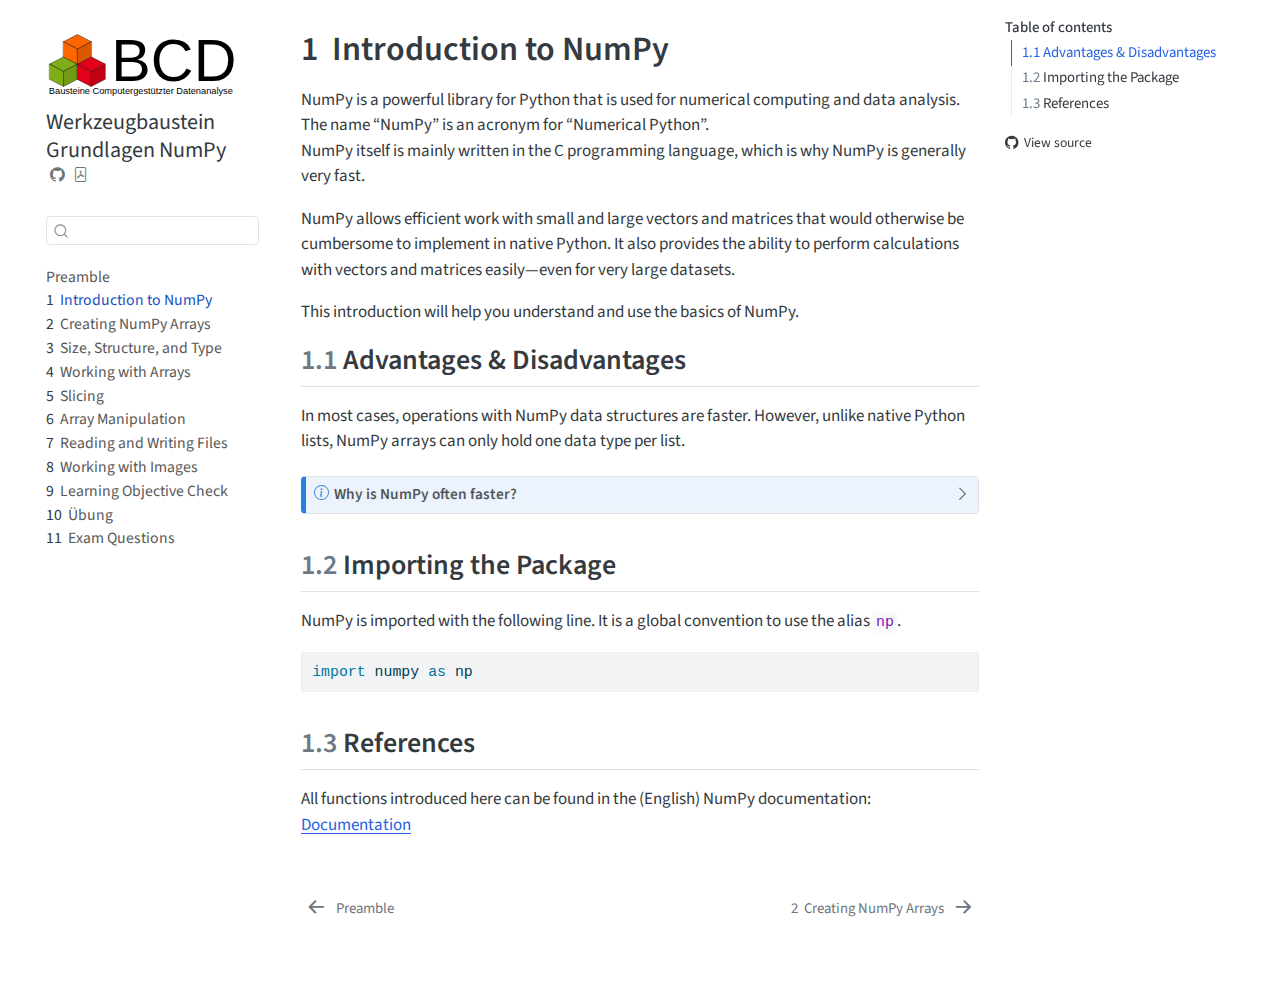
<file: output/book/skript/introduction_en.html>
<!DOCTYPE html>
<html xmlns="http://www.w3.org/1999/xhtml" lang="en" xml:lang="en"><head>

<meta charset="utf-8">
<meta name="generator" content="quarto-1.6.42">

<meta name="viewport" content="width=device-width, initial-scale=1.0, user-scalable=yes">


<title>1&nbsp; Introduction to NumPy – w-python-numpy-grundlagen</title>
<style>
code{white-space: pre-wrap;}
span.smallcaps{font-variant: small-caps;}
div.columns{display: flex; gap: min(4vw, 1.5em);}
div.column{flex: auto; overflow-x: auto;}
div.hanging-indent{margin-left: 1.5em; text-indent: -1.5em;}
ul.task-list{list-style: none;}
ul.task-list li input[type="checkbox"] {
  width: 0.8em;
  margin: 0 0.8em 0.2em -1em; /* quarto-specific, see https://github.com/quarto-dev/quarto-cli/issues/4556 */ 
  vertical-align: middle;
}
/* CSS for syntax highlighting */
pre > code.sourceCode { white-space: pre; position: relative; }
pre > code.sourceCode > span { line-height: 1.25; }
pre > code.sourceCode > span:empty { height: 1.2em; }
.sourceCode { overflow: visible; }
code.sourceCode > span { color: inherit; text-decoration: inherit; }
div.sourceCode { margin: 1em 0; }
pre.sourceCode { margin: 0; }
@media screen {
div.sourceCode { overflow: auto; }
}
@media print {
pre > code.sourceCode { white-space: pre-wrap; }
pre > code.sourceCode > span { display: inline-block; text-indent: -5em; padding-left: 5em; }
}
pre.numberSource code
  { counter-reset: source-line 0; }
pre.numberSource code > span
  { position: relative; left: -4em; counter-increment: source-line; }
pre.numberSource code > span > a:first-child::before
  { content: counter(source-line);
    position: relative; left: -1em; text-align: right; vertical-align: baseline;
    border: none; display: inline-block;
    -webkit-touch-callout: none; -webkit-user-select: none;
    -khtml-user-select: none; -moz-user-select: none;
    -ms-user-select: none; user-select: none;
    padding: 0 4px; width: 4em;
  }
pre.numberSource { margin-left: 3em;  padding-left: 4px; }
div.sourceCode
  {   }
@media screen {
pre > code.sourceCode > span > a:first-child::before { text-decoration: underline; }
}
</style>


<script src="../site_libs/quarto-nav/quarto-nav.js"></script>
<script src="../site_libs/quarto-nav/headroom.min.js"></script>
<script src="../site_libs/clipboard/clipboard.min.js"></script>
<script src="../site_libs/quarto-search/autocomplete.umd.js"></script>
<script src="../site_libs/quarto-search/fuse.min.js"></script>
<script src="../site_libs/quarto-search/quarto-search.js"></script>
<meta name="quarto:offset" content="../">
<link href="../skript/array_creation_en.html" rel="next">
<link href="../index.html" rel="prev">
<link href="../skript/00-bilder/favicon_bcd_new.svg" rel="icon" type="image/svg+xml">
<script src="../site_libs/quarto-html/quarto.js"></script>
<script src="../site_libs/quarto-html/popper.min.js"></script>
<script src="../site_libs/quarto-html/tippy.umd.min.js"></script>
<script src="../site_libs/quarto-html/anchor.min.js"></script>
<link href="../site_libs/quarto-html/tippy.css" rel="stylesheet">
<link href="../site_libs/quarto-html/quarto-syntax-highlighting-2f5df379a58b258e96c21c0638c20c03.css" rel="stylesheet" id="quarto-text-highlighting-styles">
<script src="../site_libs/bootstrap/bootstrap.min.js"></script>
<link href="../site_libs/bootstrap/bootstrap-icons.css" rel="stylesheet">
<link href="../site_libs/bootstrap/bootstrap-bb74979c250dab67a5dbeca37092ef62.min.css" rel="stylesheet" append-hash="true" id="quarto-bootstrap" data-mode="light">
<script id="quarto-search-options" type="application/json">{
  "location": "sidebar",
  "copy-button": false,
  "collapse-after": 3,
  "panel-placement": "start",
  "type": "textbox",
  "limit": 50,
  "keyboard-shortcut": [
    "f",
    "/",
    "s"
  ],
  "show-item-context": false,
  "language": {
    "search-no-results-text": "No results",
    "search-matching-documents-text": "matching documents",
    "search-copy-link-title": "Copy link to search",
    "search-hide-matches-text": "Hide additional matches",
    "search-more-match-text": "more match in this document",
    "search-more-matches-text": "more matches in this document",
    "search-clear-button-title": "Clear",
    "search-text-placeholder": "",
    "search-detached-cancel-button-title": "Cancel",
    "search-submit-button-title": "Submit",
    "search-label": "Search"
  }
}</script>


</head>

<body class="nav-sidebar floating">

<div id="quarto-search-results"></div>
  <header id="quarto-header" class="headroom fixed-top">
  <nav class="quarto-secondary-nav">
    <div class="container-fluid d-flex">
      <button type="button" class="quarto-btn-toggle btn" data-bs-toggle="collapse" role="button" data-bs-target=".quarto-sidebar-collapse-item" aria-controls="quarto-sidebar" aria-expanded="false" aria-label="Toggle sidebar navigation" onclick="if (window.quartoToggleHeadroom) { window.quartoToggleHeadroom(); }">
        <i class="bi bi-layout-text-sidebar-reverse"></i>
      </button>
        <nav class="quarto-page-breadcrumbs" aria-label="breadcrumb"><ol class="breadcrumb"><li class="breadcrumb-item"><a href="../skript/introduction_en.html"><span class="chapter-number">1</span>&nbsp; <span class="chapter-title">Introduction to NumPy</span></a></li></ol></nav>
        <a class="flex-grow-1" role="navigation" data-bs-toggle="collapse" data-bs-target=".quarto-sidebar-collapse-item" aria-controls="quarto-sidebar" aria-expanded="false" aria-label="Toggle sidebar navigation" onclick="if (window.quartoToggleHeadroom) { window.quartoToggleHeadroom(); }">      
        </a>
      <button type="button" class="btn quarto-search-button" aria-label="Search" onclick="window.quartoOpenSearch();">
        <i class="bi bi-search"></i>
      </button>
    </div>
  </nav>
</header>
<!-- content -->
<div id="quarto-content" class="quarto-container page-columns page-rows-contents page-layout-article">
<!-- sidebar -->
  <nav id="quarto-sidebar" class="sidebar collapse collapse-horizontal quarto-sidebar-collapse-item sidebar-navigation floating overflow-auto">
    <div class="pt-lg-2 mt-2 text-left sidebar-header sidebar-header-stacked">
      <a href="../index.html" class="sidebar-logo-link">
      <img src="../skript/00-bilder/logo_bcd_new.svg" alt="" class="sidebar-logo py-0 d-lg-inline d-none">
      </a>
    <div class="sidebar-title mb-0 py-0">
      <a href="../">Werkzeugbaustein Grundlagen NumPy</a> 
        <div class="sidebar-tools-main">
    <a href="https://github.com/bausteine-der-datenanalyse/w-python-numpy-grundlagen" title="Source Code" class="quarto-navigation-tool px-1" aria-label="Source Code"><i class="bi bi-github"></i></a>
    <a href="../w-python-numpy-grundlagen.pdf" title="Download PDF" class="quarto-navigation-tool px-1" aria-label="Download PDF"><i class="bi bi-file-pdf"></i></a>
</div>
    </div>
      </div>
        <div class="mt-2 flex-shrink-0 align-items-center">
        <div class="sidebar-search">
        <div id="quarto-search" class="" title="Search"></div>
        </div>
        </div>
    <div class="sidebar-menu-container"> 
    <ul class="list-unstyled mt-1">
        <li class="sidebar-item">
  <div class="sidebar-item-container"> 
  <a href="../index.html" class="sidebar-item-text sidebar-link">
 <span class="menu-text">Preamble</span></a>
  </div>
</li>
        <li class="sidebar-item">
  <div class="sidebar-item-container"> 
  <a href="../skript/introduction_en.html" class="sidebar-item-text sidebar-link active">
 <span class="menu-text"><span class="chapter-number">1</span>&nbsp; <span class="chapter-title">Introduction to NumPy</span></span></a>
  </div>
</li>
        <li class="sidebar-item">
  <div class="sidebar-item-container"> 
  <a href="../skript/array_creation_en.html" class="sidebar-item-text sidebar-link">
 <span class="menu-text"><span class="chapter-number">2</span>&nbsp; <span class="chapter-title">Creating NumPy Arrays</span></span></a>
  </div>
</li>
        <li class="sidebar-item">
  <div class="sidebar-item-container"> 
  <a href="../skript/array_info_en.html" class="sidebar-item-text sidebar-link">
 <span class="menu-text"><span class="chapter-number">3</span>&nbsp; <span class="chapter-title">Size, Structure, and Type</span></span></a>
  </div>
</li>
        <li class="sidebar-item">
  <div class="sidebar-item-container"> 
  <a href="../skript/array_calculation_en.html" class="sidebar-item-text sidebar-link">
 <span class="menu-text"><span class="chapter-number">4</span>&nbsp; <span class="chapter-title">Working with Arrays</span></span></a>
  </div>
</li>
        <li class="sidebar-item">
  <div class="sidebar-item-container"> 
  <a href="../skript/array_slicing_en.html" class="sidebar-item-text sidebar-link">
 <span class="menu-text"><span class="chapter-number">5</span>&nbsp; <span class="chapter-title">Slicing</span></span></a>
  </div>
</li>
        <li class="sidebar-item">
  <div class="sidebar-item-container"> 
  <a href="../skript/array_manipulation_en.html" class="sidebar-item-text sidebar-link">
 <span class="menu-text"><span class="chapter-number">6</span>&nbsp; <span class="chapter-title">Array Manipulation</span></span></a>
  </div>
</li>
        <li class="sidebar-item">
  <div class="sidebar-item-container"> 
  <a href="../skript/array_read_n_write_en.html" class="sidebar-item-text sidebar-link">
 <span class="menu-text"><span class="chapter-number">7</span>&nbsp; <span class="chapter-title">Reading and Writing Files</span></span></a>
  </div>
</li>
        <li class="sidebar-item">
  <div class="sidebar-item-container"> 
  <a href="../skript/array_images_en.html" class="sidebar-item-text sidebar-link">
 <span class="menu-text"><span class="chapter-number">8</span>&nbsp; <span class="chapter-title">Working with Images</span></span></a>
  </div>
</li>
        <li class="sidebar-item">
  <div class="sidebar-item-container"> 
  <a href="../skript/assessment_en.html" class="sidebar-item-text sidebar-link">
 <span class="menu-text"><span class="chapter-number">9</span>&nbsp; <span class="chapter-title">Learning Objective Check</span></span></a>
  </div>
</li>
        <li class="sidebar-item">
  <div class="sidebar-item-container"> 
  <a href="../uebungen/uebung.html" class="sidebar-item-text sidebar-link">
 <span class="menu-text"><span class="chapter-number">10</span>&nbsp; <span class="chapter-title">Übung</span></span></a>
  </div>
</li>
        <li class="sidebar-item">
  <div class="sidebar-item-container"> 
  <a href="../klausurfragen/klausurfragen_en.html" class="sidebar-item-text sidebar-link">
 <span class="menu-text"><span class="chapter-number">11</span>&nbsp; <span class="chapter-title">Exam Questions</span></span></a>
  </div>
</li>
    </ul>
    </div>
</nav>
<div id="quarto-sidebar-glass" class="quarto-sidebar-collapse-item" data-bs-toggle="collapse" data-bs-target=".quarto-sidebar-collapse-item"></div>
<!-- margin-sidebar -->
    <div id="quarto-margin-sidebar" class="sidebar margin-sidebar">
        <nav id="TOC" role="doc-toc" class="toc-active">
    <h2 id="toc-title">Table of contents</h2>
   
  <ul>
  <li><a href="#advantages-disadvantages" id="toc-advantages-disadvantages" class="nav-link active" data-scroll-target="#advantages-disadvantages"><span class="header-section-number">1.1</span> Advantages &amp; Disadvantages</a></li>
  <li><a href="#importing-the-package" id="toc-importing-the-package" class="nav-link" data-scroll-target="#importing-the-package"><span class="header-section-number">1.2</span> Importing the Package</a></li>
  <li><a href="#references" id="toc-references" class="nav-link" data-scroll-target="#references"><span class="header-section-number">1.3</span> References</a></li>
  </ul>
<div class="toc-actions"><ul><li><a href="https://github.com/bausteine-der-datenanalyse/w-python-numpy-grundlagen/blob/main/skript/introduction_en.qmd" class="toc-action"><i class="bi bi-github"></i>View source</a></li></ul></div></nav>
    </div>
<!-- main -->
<main class="content" id="quarto-document-content">

<header id="title-block-header" class="quarto-title-block default">
<div class="quarto-title">
<h1 class="title"><span class="chapter-number">1</span>&nbsp; <span class="chapter-title">Introduction to NumPy</span></h1>
</div>



<div class="quarto-title-meta">

    
  
    
  </div>
  


</header>


<p>NumPy is a powerful library for Python that is used for numerical computing and data analysis. The name “NumPy” is an acronym for “Numerical Python”.<br>
NumPy itself is mainly written in the C programming language, which is why NumPy is generally very fast.</p>
<p>NumPy allows efficient work with small and large vectors and matrices that would otherwise be cumbersome to implement in native Python. It also provides the ability to perform calculations with vectors and matrices easily—even for very large datasets.</p>
<p>This introduction will help you understand and use the basics of NumPy.</p>
<section id="advantages-disadvantages" class="level2" data-number="1.1">
<h2 data-number="1.1" class="anchored" data-anchor-id="advantages-disadvantages"><span class="header-section-number">1.1</span> Advantages &amp; Disadvantages</h2>
<p>In most cases, operations with NumPy data structures are faster. However, unlike native Python lists, NumPy arrays can only hold one data type per list.</p>
<div class="callout callout-style-default callout-note callout-titled">
<div class="callout-header d-flex align-content-center" data-bs-toggle="collapse" data-bs-target=".callout-1-contents" aria-controls="callout-1" aria-expanded="false" aria-label="Toggle callout">
<div class="callout-icon-container">
<i class="callout-icon"></i>
</div>
<div class="callout-title-container flex-fill">
Why is NumPy often faster?
</div>
<div class="callout-btn-toggle d-inline-block border-0 py-1 ps-1 pe-0 float-end"><i class="callout-toggle"></i></div>
</div>
<div id="callout-1" class="callout-1-contents callout-collapse collapse">
<div class="callout-body-container callout-body">
<p>NumPy implements a more efficient memory storage for lists.<br>
Native Python stores list contents in scattered memory locations, wherever space is available.</p>
<div id="fig-python_memory" class="quarto-float quarto-figure quarto-figure-center anchored" alt="Sequential data is stored at random places in memory">
<figure class="quarto-float quarto-float-fig figure">
<div aria-describedby="fig-python_memory-caption-0ceaefa1-69ba-4598-a22c-09a6ac19f8ca">
<img src="../skript/00-bilder/data_memory_list.svg" class="img-fluid figure-img" alt="Sequential data is stored at random places in memory">
</div>
<figcaption class="quarto-float-caption-bottom quarto-float-caption quarto-float-fig" id="fig-python_memory-caption-0ceaefa1-69ba-4598-a22c-09a6ac19f8ca">
Figure&nbsp;1.1: Storage of data in native Python
</figcaption>
</figure>
</div>
<p>In contrast, NumPy arrays and matrices are stored in contiguous blocks of memory, allowing for more efficient data access.</p>
<div id="fig-numpy_memory" class="quarto-float quarto-figure quarto-figure-center anchored" alt="Sequential data is stored in a continuous memory block">
<figure class="quarto-float quarto-float-fig figure">
<div aria-describedby="fig-numpy_memory-caption-0ceaefa1-69ba-4598-a22c-09a6ac19f8ca">
<img src="../skript/00-bilder/data_memory_numpy.svg" class="img-fluid figure-img" alt="Sequential data is stored in a continuous memory block">
</div>
<figcaption class="quarto-float-caption-bottom quarto-float-caption quarto-float-fig" id="fig-numpy_memory-caption-0ceaefa1-69ba-4598-a22c-09a6ac19f8ca">
Figure&nbsp;1.2: Storage of data in NumPy
</figcaption>
</figure>
</div>
<p>However, this also means that expanding a list is much faster than expanding arrays or matrices. Lists can use any free space, while arrays and matrices have to be copied to a new location in memory.</p>
</div>
</div>
</div>
</section>
<section id="importing-the-package" class="level2" data-number="1.2">
<h2 data-number="1.2" class="anchored" data-anchor-id="importing-the-package"><span class="header-section-number">1.2</span> Importing the Package</h2>
<p>NumPy is imported with the following line. It is a global convention to use the alias <code>np</code>.</p>
<div id="ef48cf93" class="cell" data-execution_count="1">
<div class="sourceCode cell-code" id="cb1"><pre class="sourceCode python code-with-copy"><code class="sourceCode python"><span id="cb1-1"><a href="#cb1-1" aria-hidden="true" tabindex="-1"></a><span class="im">import</span> numpy <span class="im">as</span> np</span></code><button title="Copy to Clipboard" class="code-copy-button"><i class="bi"></i></button></pre></div>
</div>
</section>
<section id="references" class="level2" data-number="1.3">
<h2 data-number="1.3" class="anchored" data-anchor-id="references"><span class="header-section-number">1.3</span> References</h2>
<p>All functions introduced here can be found in the (English) NumPy documentation: <a href="https://numpy.org/doc/">Documentation</a></p>


</section>

</main> <!-- /main -->
<script id="quarto-html-after-body" type="application/javascript">
window.document.addEventListener("DOMContentLoaded", function (event) {
  const toggleBodyColorMode = (bsSheetEl) => {
    const mode = bsSheetEl.getAttribute("data-mode");
    const bodyEl = window.document.querySelector("body");
    if (mode === "dark") {
      bodyEl.classList.add("quarto-dark");
      bodyEl.classList.remove("quarto-light");
    } else {
      bodyEl.classList.add("quarto-light");
      bodyEl.classList.remove("quarto-dark");
    }
  }
  const toggleBodyColorPrimary = () => {
    const bsSheetEl = window.document.querySelector("link#quarto-bootstrap");
    if (bsSheetEl) {
      toggleBodyColorMode(bsSheetEl);
    }
  }
  toggleBodyColorPrimary();  
  const icon = "";
  const anchorJS = new window.AnchorJS();
  anchorJS.options = {
    placement: 'right',
    icon: icon
  };
  anchorJS.add('.anchored');
  const isCodeAnnotation = (el) => {
    for (const clz of el.classList) {
      if (clz.startsWith('code-annotation-')) {                     
        return true;
      }
    }
    return false;
  }
  const onCopySuccess = function(e) {
    // button target
    const button = e.trigger;
    // don't keep focus
    button.blur();
    // flash "checked"
    button.classList.add('code-copy-button-checked');
    var currentTitle = button.getAttribute("title");
    button.setAttribute("title", "Copied!");
    let tooltip;
    if (window.bootstrap) {
      button.setAttribute("data-bs-toggle", "tooltip");
      button.setAttribute("data-bs-placement", "left");
      button.setAttribute("data-bs-title", "Copied!");
      tooltip = new bootstrap.Tooltip(button, 
        { trigger: "manual", 
          customClass: "code-copy-button-tooltip",
          offset: [0, -8]});
      tooltip.show();    
    }
    setTimeout(function() {
      if (tooltip) {
        tooltip.hide();
        button.removeAttribute("data-bs-title");
        button.removeAttribute("data-bs-toggle");
        button.removeAttribute("data-bs-placement");
      }
      button.setAttribute("title", currentTitle);
      button.classList.remove('code-copy-button-checked');
    }, 1000);
    // clear code selection
    e.clearSelection();
  }
  const getTextToCopy = function(trigger) {
      const codeEl = trigger.previousElementSibling.cloneNode(true);
      for (const childEl of codeEl.children) {
        if (isCodeAnnotation(childEl)) {
          childEl.remove();
        }
      }
      return codeEl.innerText;
  }
  const clipboard = new window.ClipboardJS('.code-copy-button:not([data-in-quarto-modal])', {
    text: getTextToCopy
  });
  clipboard.on('success', onCopySuccess);
  if (window.document.getElementById('quarto-embedded-source-code-modal')) {
    const clipboardModal = new window.ClipboardJS('.code-copy-button[data-in-quarto-modal]', {
      text: getTextToCopy,
      container: window.document.getElementById('quarto-embedded-source-code-modal')
    });
    clipboardModal.on('success', onCopySuccess);
  }
    var localhostRegex = new RegExp(/^(?:http|https):\/\/localhost\:?[0-9]*\//);
    var mailtoRegex = new RegExp(/^mailto:/);
      var filterRegex = new RegExp('/' + window.location.host + '/');
    var isInternal = (href) => {
        return filterRegex.test(href) || localhostRegex.test(href) || mailtoRegex.test(href);
    }
    // Inspect non-navigation links and adorn them if external
 	var links = window.document.querySelectorAll('a[href]:not(.nav-link):not(.navbar-brand):not(.toc-action):not(.sidebar-link):not(.sidebar-item-toggle):not(.pagination-link):not(.no-external):not([aria-hidden]):not(.dropdown-item):not(.quarto-navigation-tool):not(.about-link)');
    for (var i=0; i<links.length; i++) {
      const link = links[i];
      if (!isInternal(link.href)) {
        // undo the damage that might have been done by quarto-nav.js in the case of
        // links that we want to consider external
        if (link.dataset.originalHref !== undefined) {
          link.href = link.dataset.originalHref;
        }
      }
    }
  function tippyHover(el, contentFn, onTriggerFn, onUntriggerFn) {
    const config = {
      allowHTML: true,
      maxWidth: 500,
      delay: 100,
      arrow: false,
      appendTo: function(el) {
          return el.parentElement;
      },
      interactive: true,
      interactiveBorder: 10,
      theme: 'quarto',
      placement: 'bottom-start',
    };
    if (contentFn) {
      config.content = contentFn;
    }
    if (onTriggerFn) {
      config.onTrigger = onTriggerFn;
    }
    if (onUntriggerFn) {
      config.onUntrigger = onUntriggerFn;
    }
    window.tippy(el, config); 
  }
  const noterefs = window.document.querySelectorAll('a[role="doc-noteref"]');
  for (var i=0; i<noterefs.length; i++) {
    const ref = noterefs[i];
    tippyHover(ref, function() {
      // use id or data attribute instead here
      let href = ref.getAttribute('data-footnote-href') || ref.getAttribute('href');
      try { href = new URL(href).hash; } catch {}
      const id = href.replace(/^#\/?/, "");
      const note = window.document.getElementById(id);
      if (note) {
        return note.innerHTML;
      } else {
        return "";
      }
    });
  }
  const xrefs = window.document.querySelectorAll('a.quarto-xref');
  const processXRef = (id, note) => {
    // Strip column container classes
    const stripColumnClz = (el) => {
      el.classList.remove("page-full", "page-columns");
      if (el.children) {
        for (const child of el.children) {
          stripColumnClz(child);
        }
      }
    }
    stripColumnClz(note)
    if (id === null || id.startsWith('sec-')) {
      // Special case sections, only their first couple elements
      const container = document.createElement("div");
      if (note.children && note.children.length > 2) {
        container.appendChild(note.children[0].cloneNode(true));
        for (let i = 1; i < note.children.length; i++) {
          const child = note.children[i];
          if (child.tagName === "P" && child.innerText === "") {
            continue;
          } else {
            container.appendChild(child.cloneNode(true));
            break;
          }
        }
        if (window.Quarto?.typesetMath) {
          window.Quarto.typesetMath(container);
        }
        return container.innerHTML
      } else {
        if (window.Quarto?.typesetMath) {
          window.Quarto.typesetMath(note);
        }
        return note.innerHTML;
      }
    } else {
      // Remove any anchor links if they are present
      const anchorLink = note.querySelector('a.anchorjs-link');
      if (anchorLink) {
        anchorLink.remove();
      }
      if (window.Quarto?.typesetMath) {
        window.Quarto.typesetMath(note);
      }
      if (note.classList.contains("callout")) {
        return note.outerHTML;
      } else {
        return note.innerHTML;
      }
    }
  }
  for (var i=0; i<xrefs.length; i++) {
    const xref = xrefs[i];
    tippyHover(xref, undefined, function(instance) {
      instance.disable();
      let url = xref.getAttribute('href');
      let hash = undefined; 
      if (url.startsWith('#')) {
        hash = url;
      } else {
        try { hash = new URL(url).hash; } catch {}
      }
      if (hash) {
        const id = hash.replace(/^#\/?/, "");
        const note = window.document.getElementById(id);
        if (note !== null) {
          try {
            const html = processXRef(id, note.cloneNode(true));
            instance.setContent(html);
          } finally {
            instance.enable();
            instance.show();
          }
        } else {
          // See if we can fetch this
          fetch(url.split('#')[0])
          .then(res => res.text())
          .then(html => {
            const parser = new DOMParser();
            const htmlDoc = parser.parseFromString(html, "text/html");
            const note = htmlDoc.getElementById(id);
            if (note !== null) {
              const html = processXRef(id, note);
              instance.setContent(html);
            } 
          }).finally(() => {
            instance.enable();
            instance.show();
          });
        }
      } else {
        // See if we can fetch a full url (with no hash to target)
        // This is a special case and we should probably do some content thinning / targeting
        fetch(url)
        .then(res => res.text())
        .then(html => {
          const parser = new DOMParser();
          const htmlDoc = parser.parseFromString(html, "text/html");
          const note = htmlDoc.querySelector('main.content');
          if (note !== null) {
            // This should only happen for chapter cross references
            // (since there is no id in the URL)
            // remove the first header
            if (note.children.length > 0 && note.children[0].tagName === "HEADER") {
              note.children[0].remove();
            }
            const html = processXRef(null, note);
            instance.setContent(html);
          } 
        }).finally(() => {
          instance.enable();
          instance.show();
        });
      }
    }, function(instance) {
    });
  }
      let selectedAnnoteEl;
      const selectorForAnnotation = ( cell, annotation) => {
        let cellAttr = 'data-code-cell="' + cell + '"';
        let lineAttr = 'data-code-annotation="' +  annotation + '"';
        const selector = 'span[' + cellAttr + '][' + lineAttr + ']';
        return selector;
      }
      const selectCodeLines = (annoteEl) => {
        const doc = window.document;
        const targetCell = annoteEl.getAttribute("data-target-cell");
        const targetAnnotation = annoteEl.getAttribute("data-target-annotation");
        const annoteSpan = window.document.querySelector(selectorForAnnotation(targetCell, targetAnnotation));
        const lines = annoteSpan.getAttribute("data-code-lines").split(",");
        const lineIds = lines.map((line) => {
          return targetCell + "-" + line;
        })
        let top = null;
        let height = null;
        let parent = null;
        if (lineIds.length > 0) {
            //compute the position of the single el (top and bottom and make a div)
            const el = window.document.getElementById(lineIds[0]);
            top = el.offsetTop;
            height = el.offsetHeight;
            parent = el.parentElement.parentElement;
          if (lineIds.length > 1) {
            const lastEl = window.document.getElementById(lineIds[lineIds.length - 1]);
            const bottom = lastEl.offsetTop + lastEl.offsetHeight;
            height = bottom - top;
          }
          if (top !== null && height !== null && parent !== null) {
            // cook up a div (if necessary) and position it 
            let div = window.document.getElementById("code-annotation-line-highlight");
            if (div === null) {
              div = window.document.createElement("div");
              div.setAttribute("id", "code-annotation-line-highlight");
              div.style.position = 'absolute';
              parent.appendChild(div);
            }
            div.style.top = top - 2 + "px";
            div.style.height = height + 4 + "px";
            div.style.left = 0;
            let gutterDiv = window.document.getElementById("code-annotation-line-highlight-gutter");
            if (gutterDiv === null) {
              gutterDiv = window.document.createElement("div");
              gutterDiv.setAttribute("id", "code-annotation-line-highlight-gutter");
              gutterDiv.style.position = 'absolute';
              const codeCell = window.document.getElementById(targetCell);
              const gutter = codeCell.querySelector('.code-annotation-gutter');
              gutter.appendChild(gutterDiv);
            }
            gutterDiv.style.top = top - 2 + "px";
            gutterDiv.style.height = height + 4 + "px";
          }
          selectedAnnoteEl = annoteEl;
        }
      };
      const unselectCodeLines = () => {
        const elementsIds = ["code-annotation-line-highlight", "code-annotation-line-highlight-gutter"];
        elementsIds.forEach((elId) => {
          const div = window.document.getElementById(elId);
          if (div) {
            div.remove();
          }
        });
        selectedAnnoteEl = undefined;
      };
        // Handle positioning of the toggle
    window.addEventListener(
      "resize",
      throttle(() => {
        elRect = undefined;
        if (selectedAnnoteEl) {
          selectCodeLines(selectedAnnoteEl);
        }
      }, 10)
    );
    function throttle(fn, ms) {
    let throttle = false;
    let timer;
      return (...args) => {
        if(!throttle) { // first call gets through
            fn.apply(this, args);
            throttle = true;
        } else { // all the others get throttled
            if(timer) clearTimeout(timer); // cancel #2
            timer = setTimeout(() => {
              fn.apply(this, args);
              timer = throttle = false;
            }, ms);
        }
      };
    }
      // Attach click handler to the DT
      const annoteDls = window.document.querySelectorAll('dt[data-target-cell]');
      for (const annoteDlNode of annoteDls) {
        annoteDlNode.addEventListener('click', (event) => {
          const clickedEl = event.target;
          if (clickedEl !== selectedAnnoteEl) {
            unselectCodeLines();
            const activeEl = window.document.querySelector('dt[data-target-cell].code-annotation-active');
            if (activeEl) {
              activeEl.classList.remove('code-annotation-active');
            }
            selectCodeLines(clickedEl);
            clickedEl.classList.add('code-annotation-active');
          } else {
            // Unselect the line
            unselectCodeLines();
            clickedEl.classList.remove('code-annotation-active');
          }
        });
      }
  const findCites = (el) => {
    const parentEl = el.parentElement;
    if (parentEl) {
      const cites = parentEl.dataset.cites;
      if (cites) {
        return {
          el,
          cites: cites.split(' ')
        };
      } else {
        return findCites(el.parentElement)
      }
    } else {
      return undefined;
    }
  };
  var bibliorefs = window.document.querySelectorAll('a[role="doc-biblioref"]');
  for (var i=0; i<bibliorefs.length; i++) {
    const ref = bibliorefs[i];
    const citeInfo = findCites(ref);
    if (citeInfo) {
      tippyHover(citeInfo.el, function() {
        var popup = window.document.createElement('div');
        citeInfo.cites.forEach(function(cite) {
          var citeDiv = window.document.createElement('div');
          citeDiv.classList.add('hanging-indent');
          citeDiv.classList.add('csl-entry');
          var biblioDiv = window.document.getElementById('ref-' + cite);
          if (biblioDiv) {
            citeDiv.innerHTML = biblioDiv.innerHTML;
          }
          popup.appendChild(citeDiv);
        });
        return popup.innerHTML;
      });
    }
  }
});
</script>
<nav class="page-navigation">
  <div class="nav-page nav-page-previous">
      <a href="../index.html" class="pagination-link" aria-label="Preamble">
        <i class="bi bi-arrow-left-short"></i> <span class="nav-page-text">Preamble</span>
      </a>          
  </div>
  <div class="nav-page nav-page-next">
      <a href="../skript/array_creation_en.html" class="pagination-link" aria-label="Creating NumPy Arrays">
        <span class="nav-page-text"><span class="chapter-number">2</span>&nbsp; <span class="chapter-title">Creating NumPy Arrays</span></span> <i class="bi bi-arrow-right-short"></i>
      </a>
  </div>
</nav>
</div> <!-- /content -->




<footer class="footer"><div class="nav-footer"><div class="nav-footer-center"><div class="toc-actions d-sm-block d-md-none"><ul><li><a href="https://github.com/bausteine-der-datenanalyse/w-python-numpy-grundlagen/blob/main/skript/introduction_en.qmd" class="toc-action"><i class="bi bi-github"></i>View source</a></li></ul></div></div></div></footer></body></html>
</file>
<file: output/book/site_libs/quarto-html/tippy.css>
.tippy-box[data-animation=fade][data-state=hidden]{opacity:0}[data-tippy-root]{max-width:calc(100vw - 10px)}.tippy-box{position:relative;background-color:#333;color:#fff;border-radius:4px;font-size:14px;line-height:1.4;white-space:normal;outline:0;transition-property:transform,visibility,opacity}.tippy-box[data-placement^=top]>.tippy-arrow{bottom:0}.tippy-box[data-placement^=top]>.tippy-arrow:before{bottom:-7px;left:0;border-width:8px 8px 0;border-top-color:initial;transform-origin:center top}.tippy-box[data-placement^=bottom]>.tippy-arrow{top:0}.tippy-box[data-placement^=bottom]>.tippy-arrow:before{top:-7px;left:0;border-width:0 8px 8px;border-bottom-color:initial;transform-origin:center bottom}.tippy-box[data-placement^=left]>.tippy-arrow{right:0}.tippy-box[data-placement^=left]>.tippy-arrow:before{border-width:8px 0 8px 8px;border-left-color:initial;right:-7px;transform-origin:center left}.tippy-box[data-placement^=right]>.tippy-arrow{left:0}.tippy-box[data-placement^=right]>.tippy-arrow:before{left:-7px;border-width:8px 8px 8px 0;border-right-color:initial;transform-origin:center right}.tippy-box[data-inertia][data-state=visible]{transition-timing-function:cubic-bezier(.54,1.5,.38,1.11)}.tippy-arrow{width:16px;height:16px;color:#333}.tippy-arrow:before{content:"";position:absolute;border-color:transparent;border-style:solid}.tippy-content{position:relative;padding:5px 9px;z-index:1}
</file>
<file: output/book/site_libs/quarto-html/quarto-syntax-highlighting-2f5df379a58b258e96c21c0638c20c03.css>
/* quarto syntax highlight colors */
:root {
  --quarto-hl-ot-color: #003B4F;
  --quarto-hl-at-color: #657422;
  --quarto-hl-ss-color: #20794D;
  --quarto-hl-an-color: #5E5E5E;
  --quarto-hl-fu-color: #4758AB;
  --quarto-hl-st-color: #20794D;
  --quarto-hl-cf-color: #003B4F;
  --quarto-hl-op-color: #5E5E5E;
  --quarto-hl-er-color: #AD0000;
  --quarto-hl-bn-color: #AD0000;
  --quarto-hl-al-color: #AD0000;
  --quarto-hl-va-color: #111111;
  --quarto-hl-bu-color: inherit;
  --quarto-hl-ex-color: inherit;
  --quarto-hl-pp-color: #AD0000;
  --quarto-hl-in-color: #5E5E5E;
  --quarto-hl-vs-color: #20794D;
  --quarto-hl-wa-color: #5E5E5E;
  --quarto-hl-do-color: #5E5E5E;
  --quarto-hl-im-color: #00769E;
  --quarto-hl-ch-color: #20794D;
  --quarto-hl-dt-color: #AD0000;
  --quarto-hl-fl-color: #AD0000;
  --quarto-hl-co-color: #5E5E5E;
  --quarto-hl-cv-color: #5E5E5E;
  --quarto-hl-cn-color: #8f5902;
  --quarto-hl-sc-color: #5E5E5E;
  --quarto-hl-dv-color: #AD0000;
  --quarto-hl-kw-color: #003B4F;
}

/* other quarto variables */
:root {
  --quarto-font-monospace: SFMono-Regular, Menlo, Monaco, Consolas, "Liberation Mono", "Courier New", monospace;
}

pre > code.sourceCode > span {
  color: #003B4F;
}

code span {
  color: #003B4F;
}

code.sourceCode > span {
  color: #003B4F;
}

div.sourceCode,
div.sourceCode pre.sourceCode {
  color: #003B4F;
}

code span.ot {
  color: #003B4F;
  font-style: inherit;
}

code span.at {
  color: #657422;
  font-style: inherit;
}

code span.ss {
  color: #20794D;
  font-style: inherit;
}

code span.an {
  color: #5E5E5E;
  font-style: inherit;
}

code span.fu {
  color: #4758AB;
  font-style: inherit;
}

code span.st {
  color: #20794D;
  font-style: inherit;
}

code span.cf {
  color: #003B4F;
  font-weight: bold;
  font-style: inherit;
}

code span.op {
  color: #5E5E5E;
  font-style: inherit;
}

code span.er {
  color: #AD0000;
  font-style: inherit;
}

code span.bn {
  color: #AD0000;
  font-style: inherit;
}

code span.al {
  color: #AD0000;
  font-style: inherit;
}

code span.va {
  color: #111111;
  font-style: inherit;
}

code span.bu {
  font-style: inherit;
}

code span.ex {
  font-style: inherit;
}

code span.pp {
  color: #AD0000;
  font-style: inherit;
}

code span.in {
  color: #5E5E5E;
  font-style: inherit;
}

code span.vs {
  color: #20794D;
  font-style: inherit;
}

code span.wa {
  color: #5E5E5E;
  font-style: italic;
}

code span.do {
  color: #5E5E5E;
  font-style: italic;
}

code span.im {
  color: #00769E;
  font-style: inherit;
}

code span.ch {
  color: #20794D;
  font-style: inherit;
}

code span.dt {
  color: #AD0000;
  font-style: inherit;
}

code span.fl {
  color: #AD0000;
  font-style: inherit;
}

code span.co {
  color: #5E5E5E;
  font-style: inherit;
}

code span.cv {
  color: #5E5E5E;
  font-style: italic;
}

code span.cn {
  color: #8f5902;
  font-style: inherit;
}

code span.sc {
  color: #5E5E5E;
  font-style: inherit;
}

code span.dv {
  color: #AD0000;
  font-style: inherit;
}

code span.kw {
  color: #003B4F;
  font-weight: bold;
  font-style: inherit;
}

.prevent-inlining {
  content: "</";
}

/*# sourceMappingURL=35eb38a806ee71ea6d2563be2308c832.css.map */
</file>
<file: output/book/site_libs/quarto-html/quarto-syntax-highlighting.css>
/* quarto syntax highlight colors */
:root {
  --quarto-hl-ot-color: #003B4F;
  --quarto-hl-at-color: #657422;
  --quarto-hl-ss-color: #20794D;
  --quarto-hl-an-color: #5E5E5E;
  --quarto-hl-fu-color: #4758AB;
  --quarto-hl-st-color: #20794D;
  --quarto-hl-cf-color: #003B4F;
  --quarto-hl-op-color: #5E5E5E;
  --quarto-hl-er-color: #AD0000;
  --quarto-hl-bn-color: #AD0000;
  --quarto-hl-al-color: #AD0000;
  --quarto-hl-va-color: #111111;
  --quarto-hl-bu-color: inherit;
  --quarto-hl-ex-color: inherit;
  --quarto-hl-pp-color: #AD0000;
  --quarto-hl-in-color: #5E5E5E;
  --quarto-hl-vs-color: #20794D;
  --quarto-hl-wa-color: #5E5E5E;
  --quarto-hl-do-color: #5E5E5E;
  --quarto-hl-im-color: #00769E;
  --quarto-hl-ch-color: #20794D;
  --quarto-hl-dt-color: #AD0000;
  --quarto-hl-fl-color: #AD0000;
  --quarto-hl-co-color: #5E5E5E;
  --quarto-hl-cv-color: #5E5E5E;
  --quarto-hl-cn-color: #8f5902;
  --quarto-hl-sc-color: #5E5E5E;
  --quarto-hl-dv-color: #AD0000;
  --quarto-hl-kw-color: #003B4F;
}

/* other quarto variables */
:root {
  --quarto-font-monospace: SFMono-Regular, Menlo, Monaco, Consolas, "Liberation Mono", "Courier New", monospace;
}

pre > code.sourceCode > span {
  color: #003B4F;
}

code span {
  color: #003B4F;
}

code.sourceCode > span {
  color: #003B4F;
}

div.sourceCode,
div.sourceCode pre.sourceCode {
  color: #003B4F;
}

code span.ot {
  color: #003B4F;
  font-style: inherit;
}

code span.at {
  color: #657422;
  font-style: inherit;
}

code span.ss {
  color: #20794D;
  font-style: inherit;
}

code span.an {
  color: #5E5E5E;
  font-style: inherit;
}

code span.fu {
  color: #4758AB;
  font-style: inherit;
}

code span.st {
  color: #20794D;
  font-style: inherit;
}

code span.cf {
  color: #003B4F;
  font-style: inherit;
}

code span.op {
  color: #5E5E5E;
  font-style: inherit;
}

code span.er {
  color: #AD0000;
  font-style: inherit;
}

code span.bn {
  color: #AD0000;
  font-style: inherit;
}

code span.al {
  color: #AD0000;
  font-style: inherit;
}

code span.va {
  color: #111111;
  font-style: inherit;
}

code span.bu {
  font-style: inherit;
}

code span.ex {
  font-style: inherit;
}

code span.pp {
  color: #AD0000;
  font-style: inherit;
}

code span.in {
  color: #5E5E5E;
  font-style: inherit;
}

code span.vs {
  color: #20794D;
  font-style: inherit;
}

code span.wa {
  color: #5E5E5E;
  font-style: italic;
}

code span.do {
  color: #5E5E5E;
  font-style: italic;
}

code span.im {
  color: #00769E;
  font-style: inherit;
}

code span.ch {
  color: #20794D;
  font-style: inherit;
}

code span.dt {
  color: #AD0000;
  font-style: inherit;
}

code span.fl {
  color: #AD0000;
  font-style: inherit;
}

code span.co {
  color: #5E5E5E;
  font-style: inherit;
}

code span.cv {
  color: #5E5E5E;
  font-style: italic;
}

code span.cn {
  color: #8f5902;
  font-style: inherit;
}

code span.sc {
  color: #5E5E5E;
  font-style: inherit;
}

code span.dv {
  color: #AD0000;
  font-style: inherit;
}

code span.kw {
  color: #003B4F;
  font-style: inherit;
}

.prevent-inlining {
  content: "</";
}

/*# sourceMappingURL=debc5d5d77c3f9108843748ff7464032.css.map */
</file>
